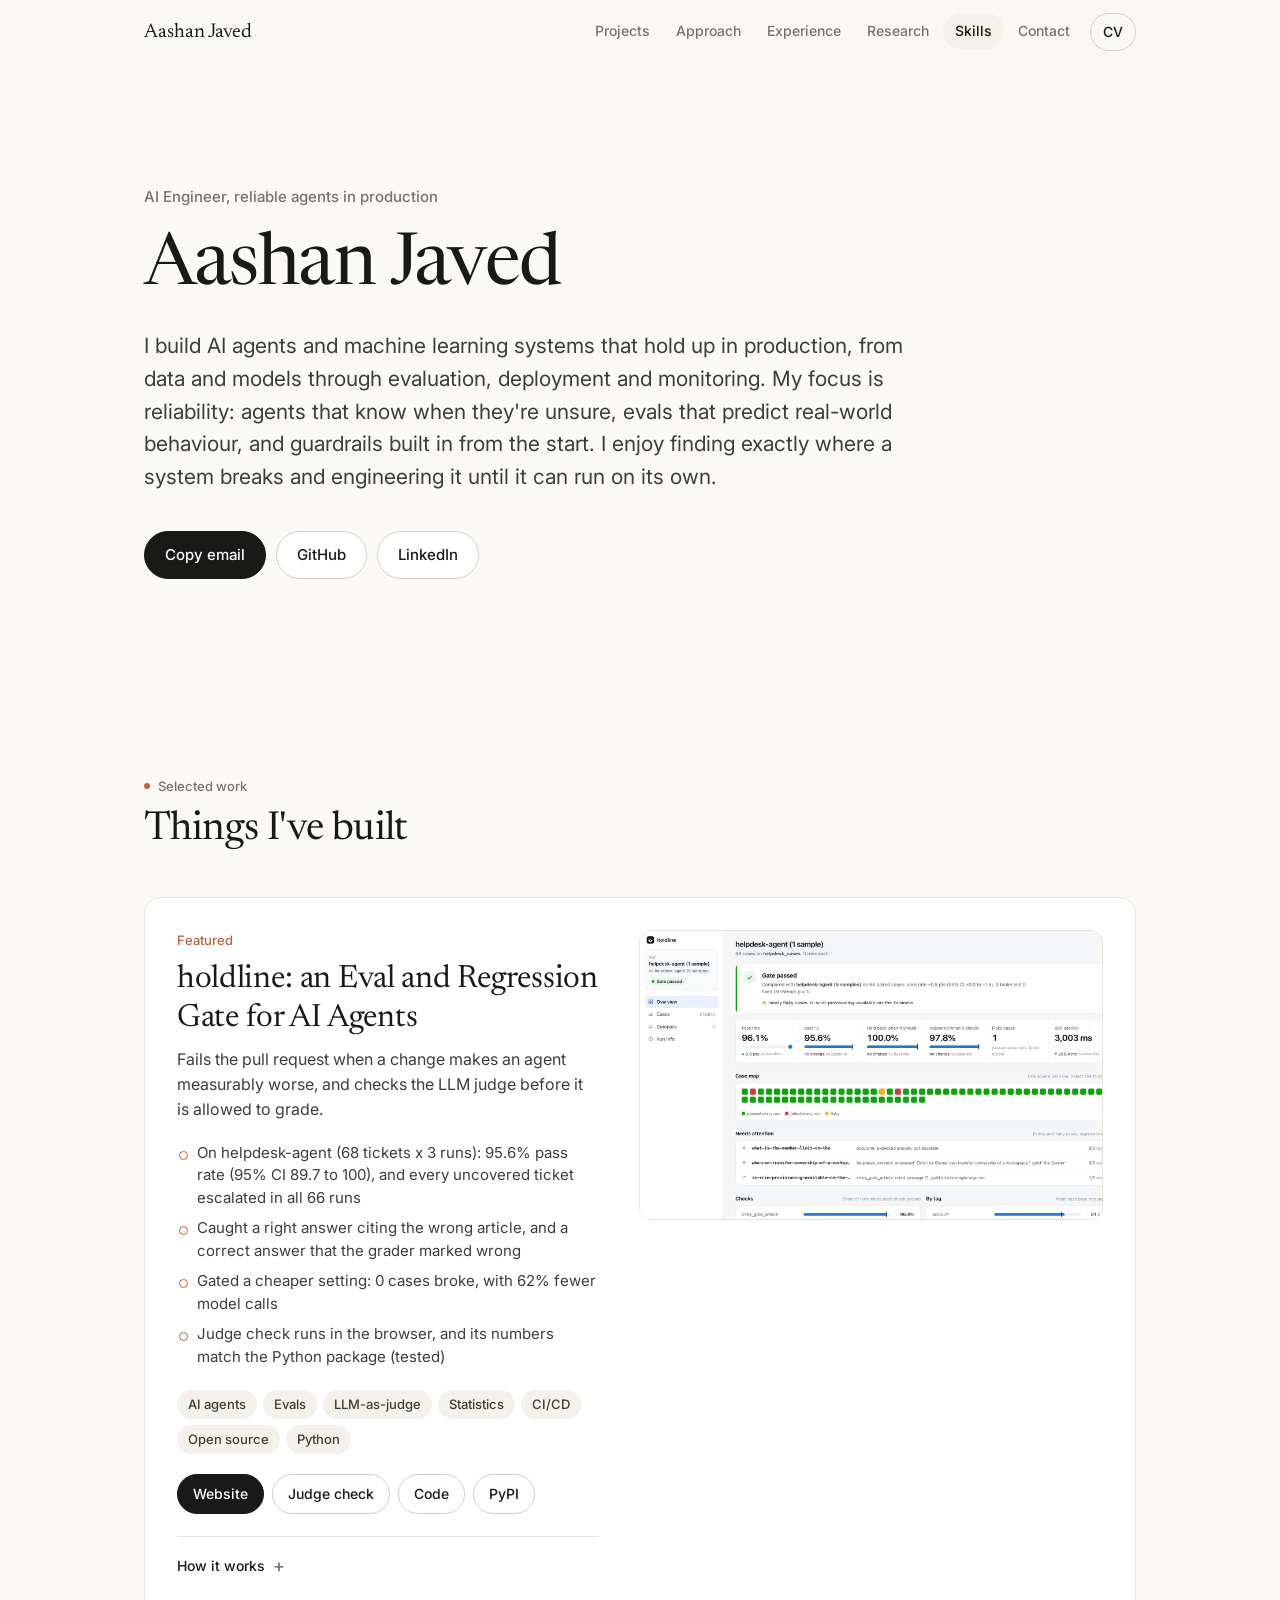
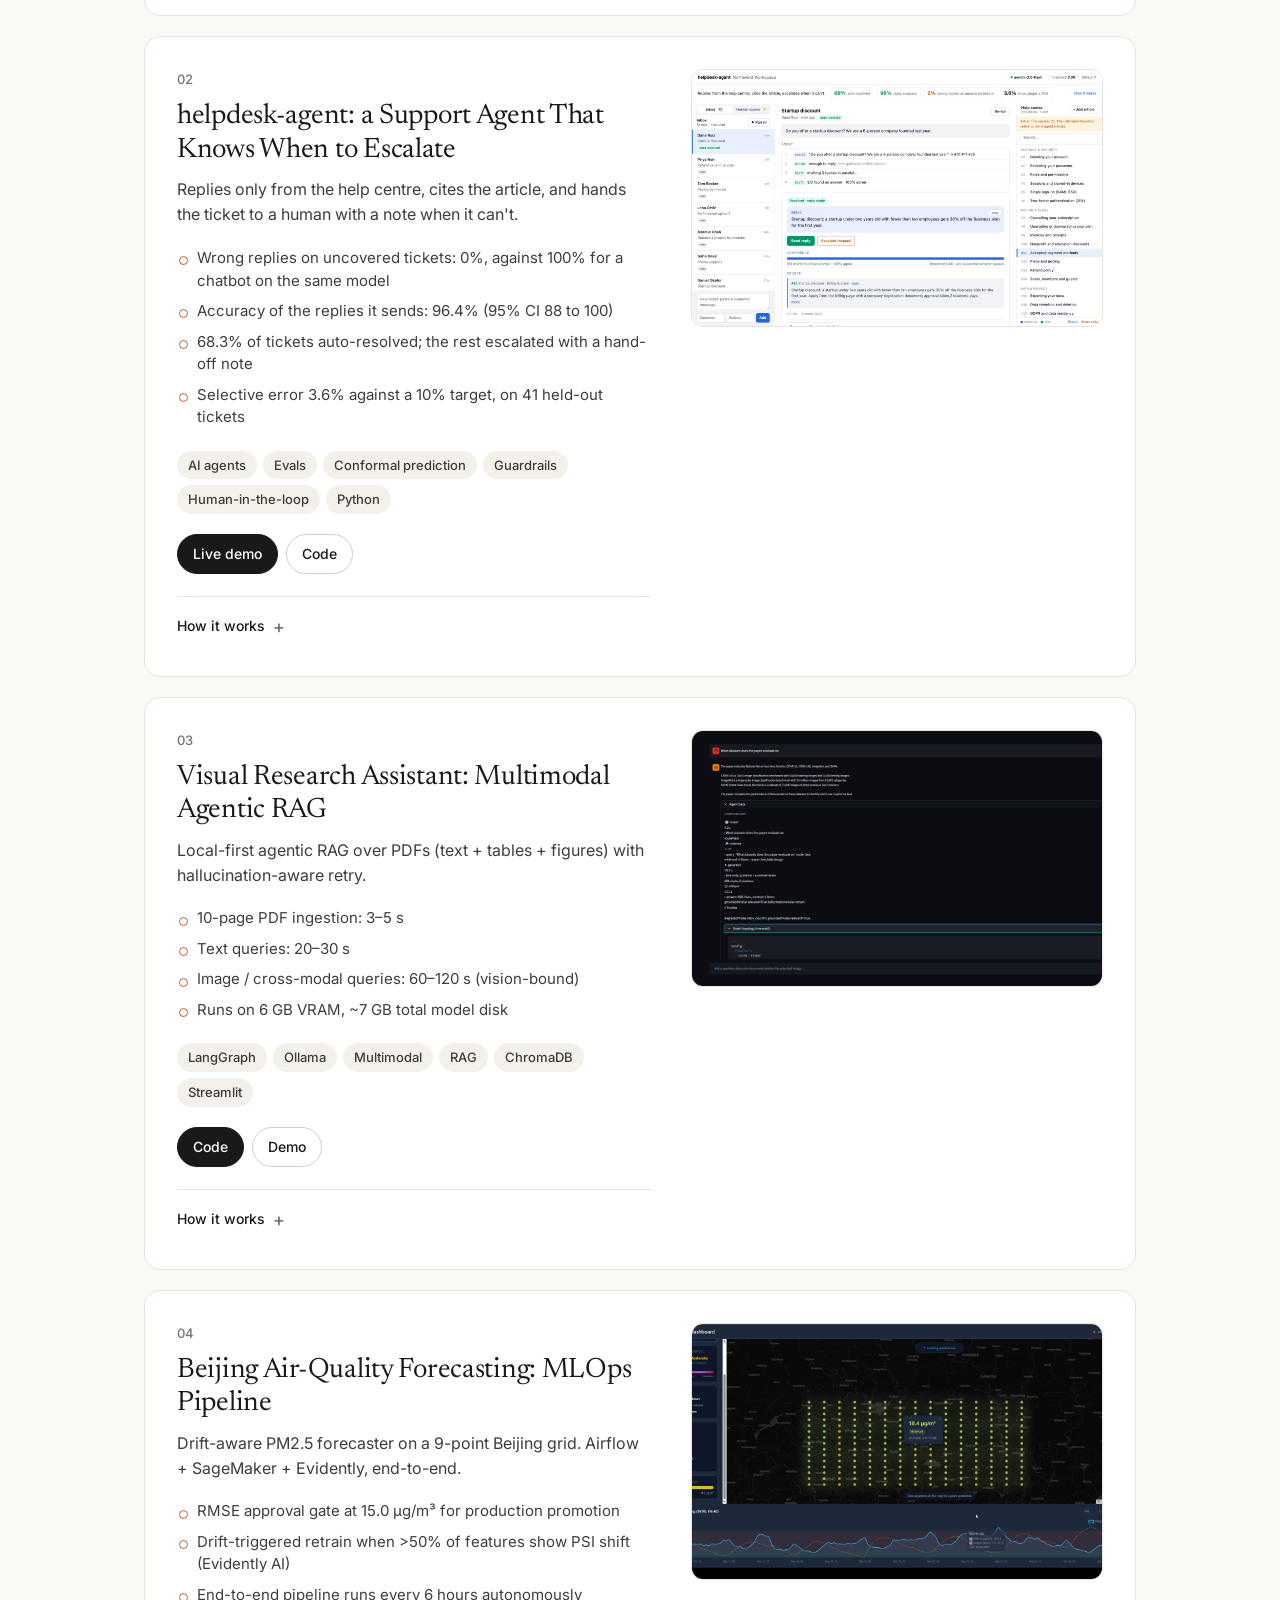
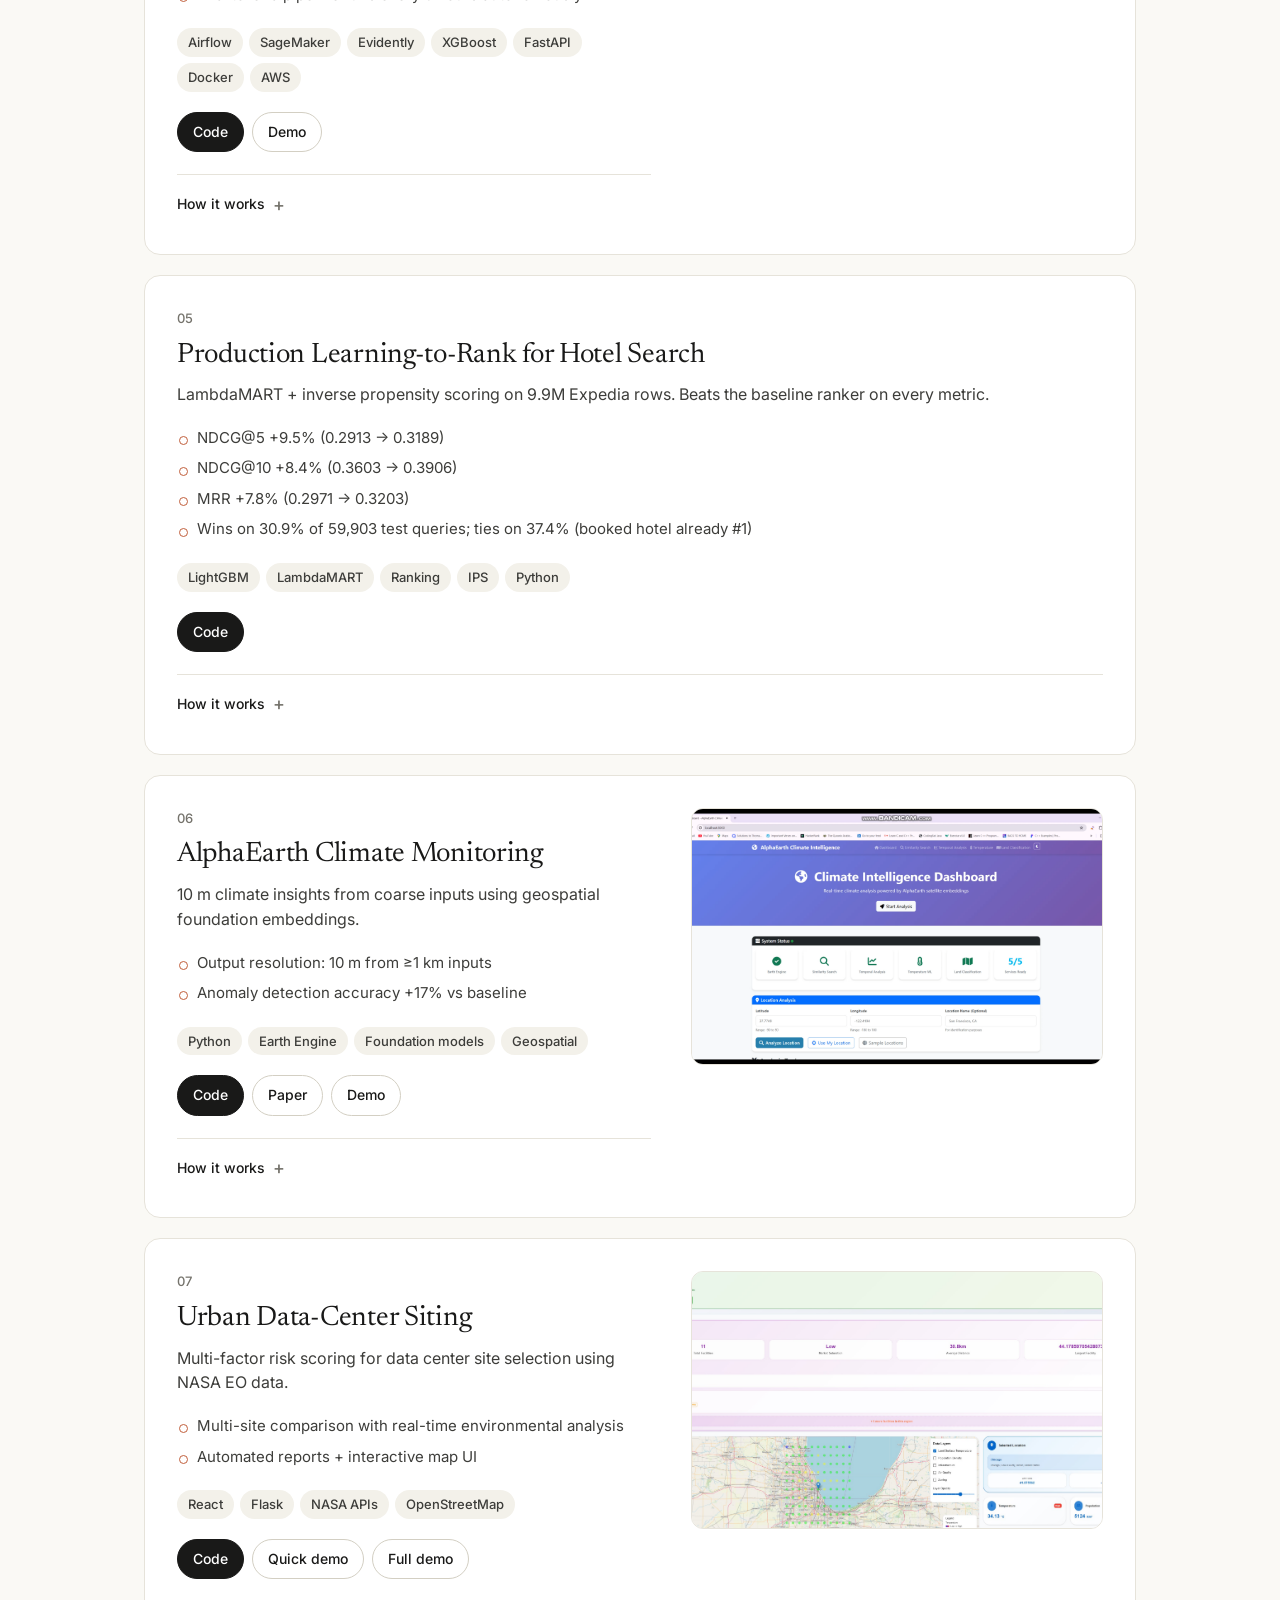
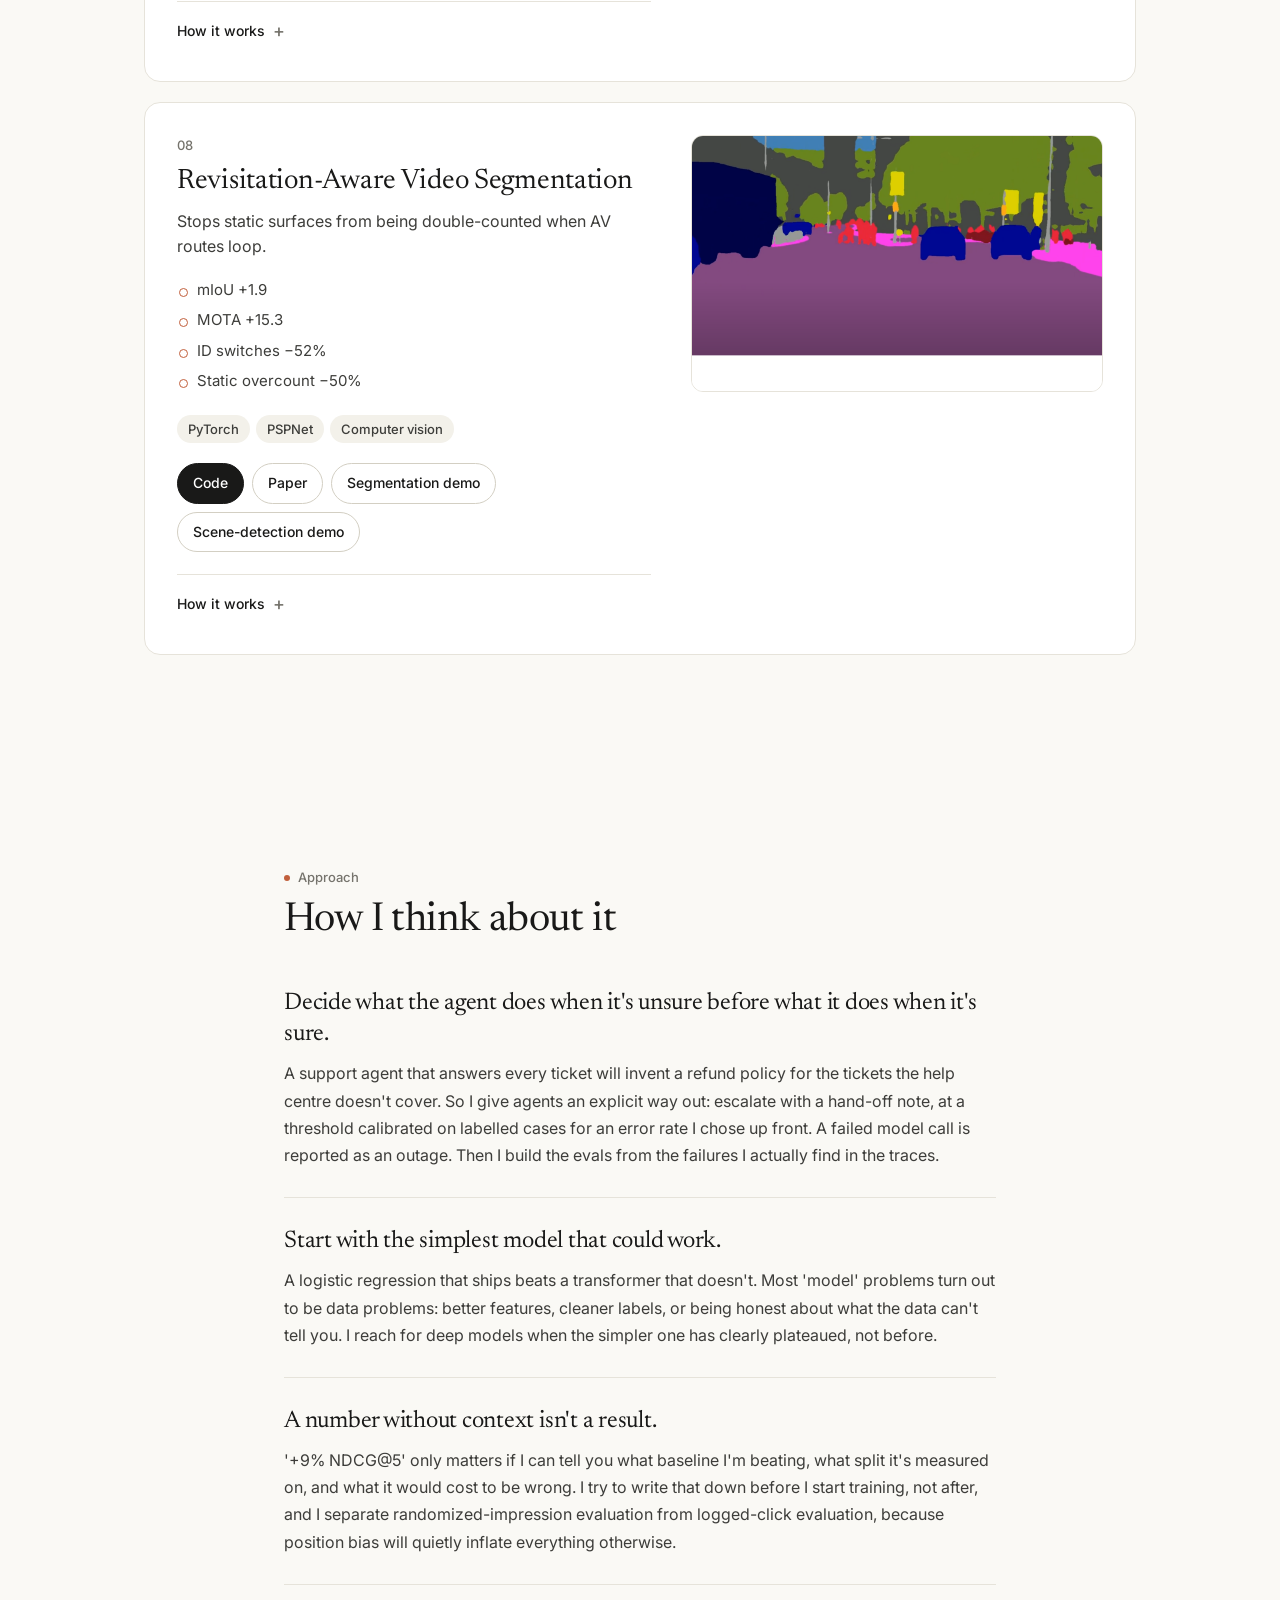
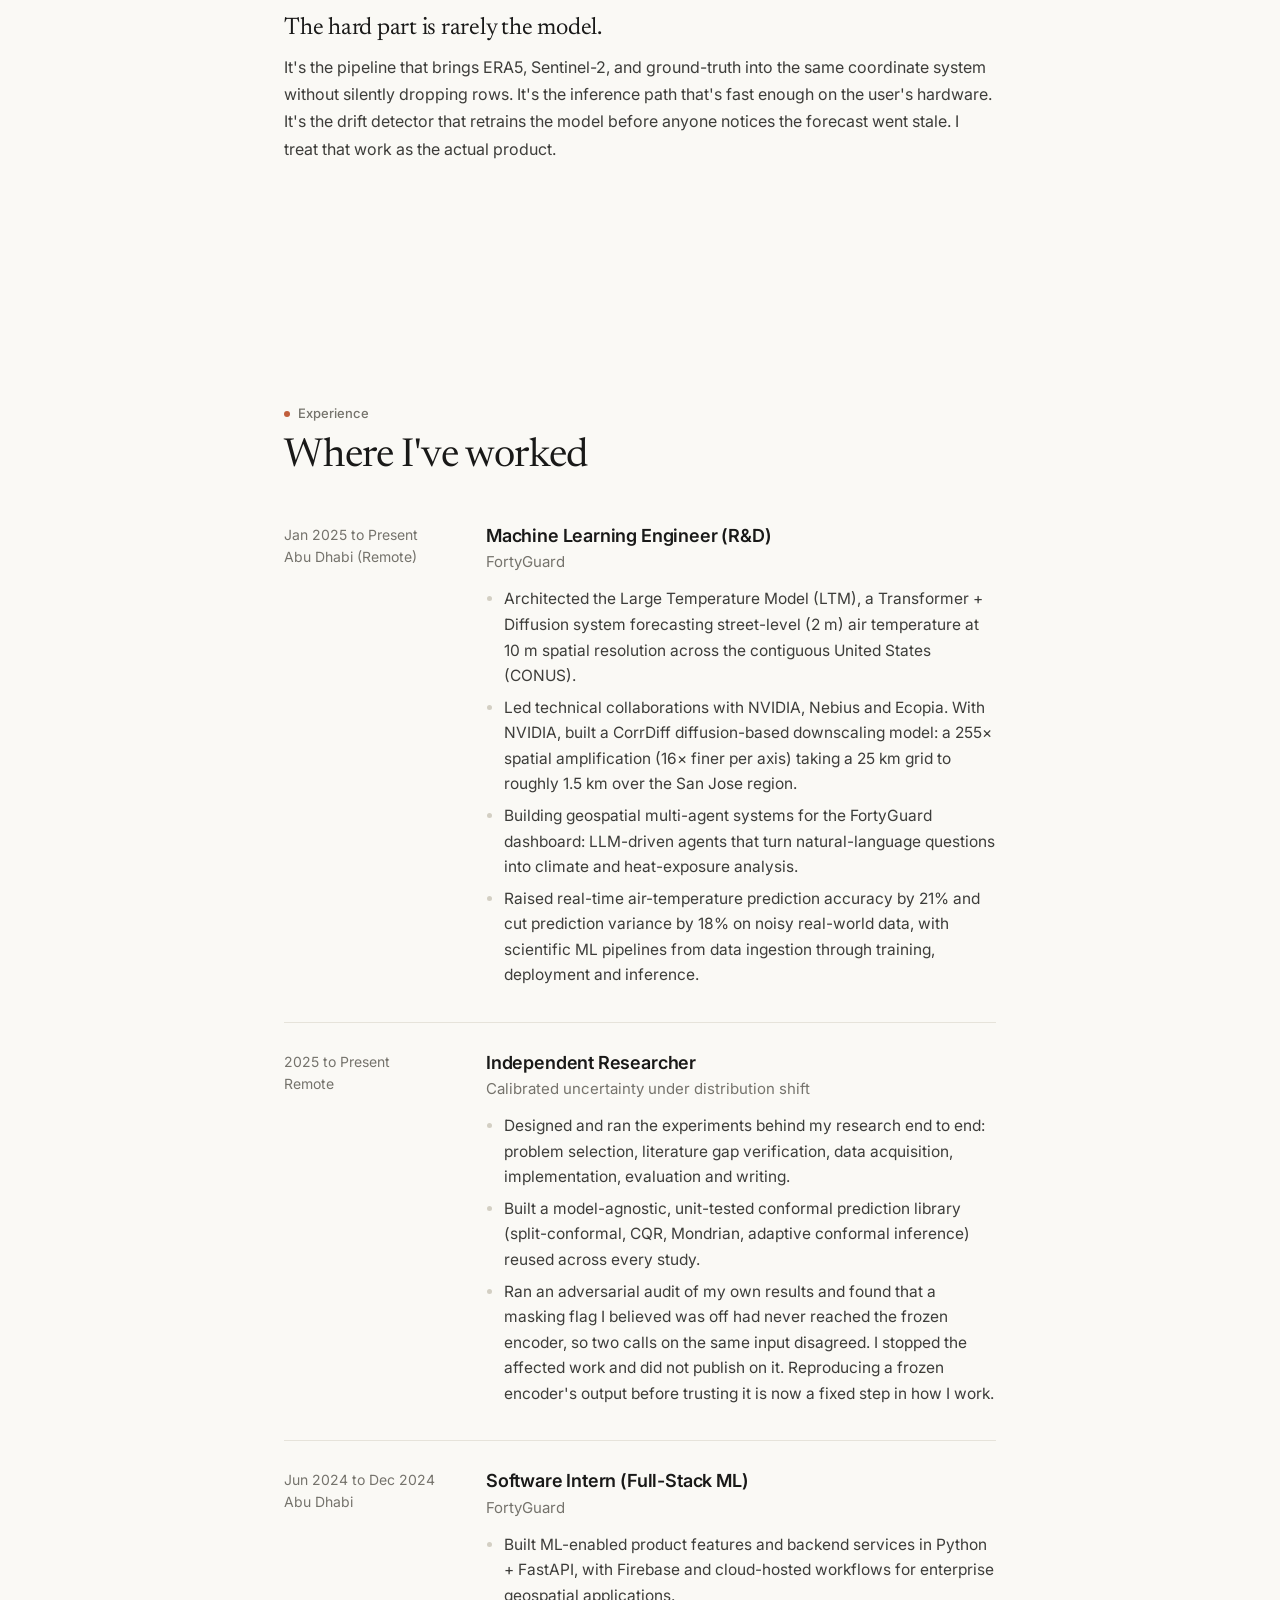
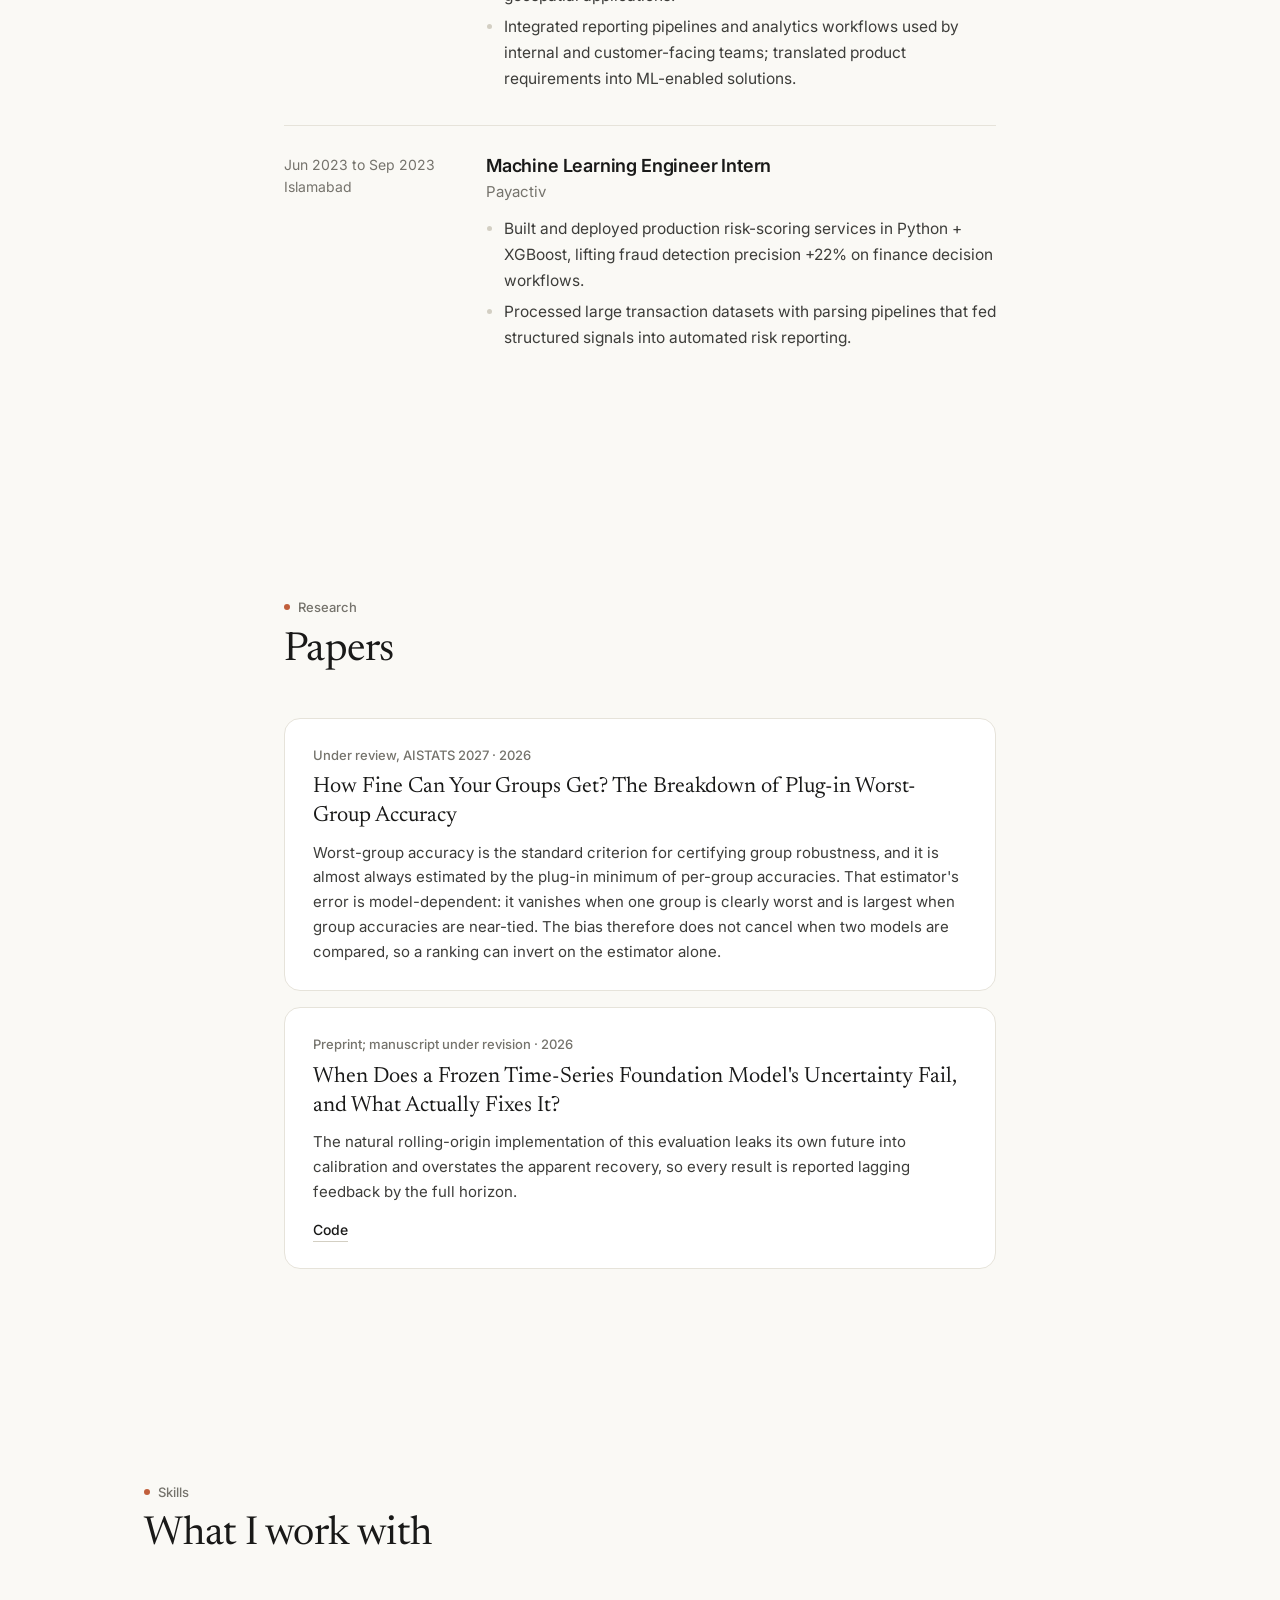
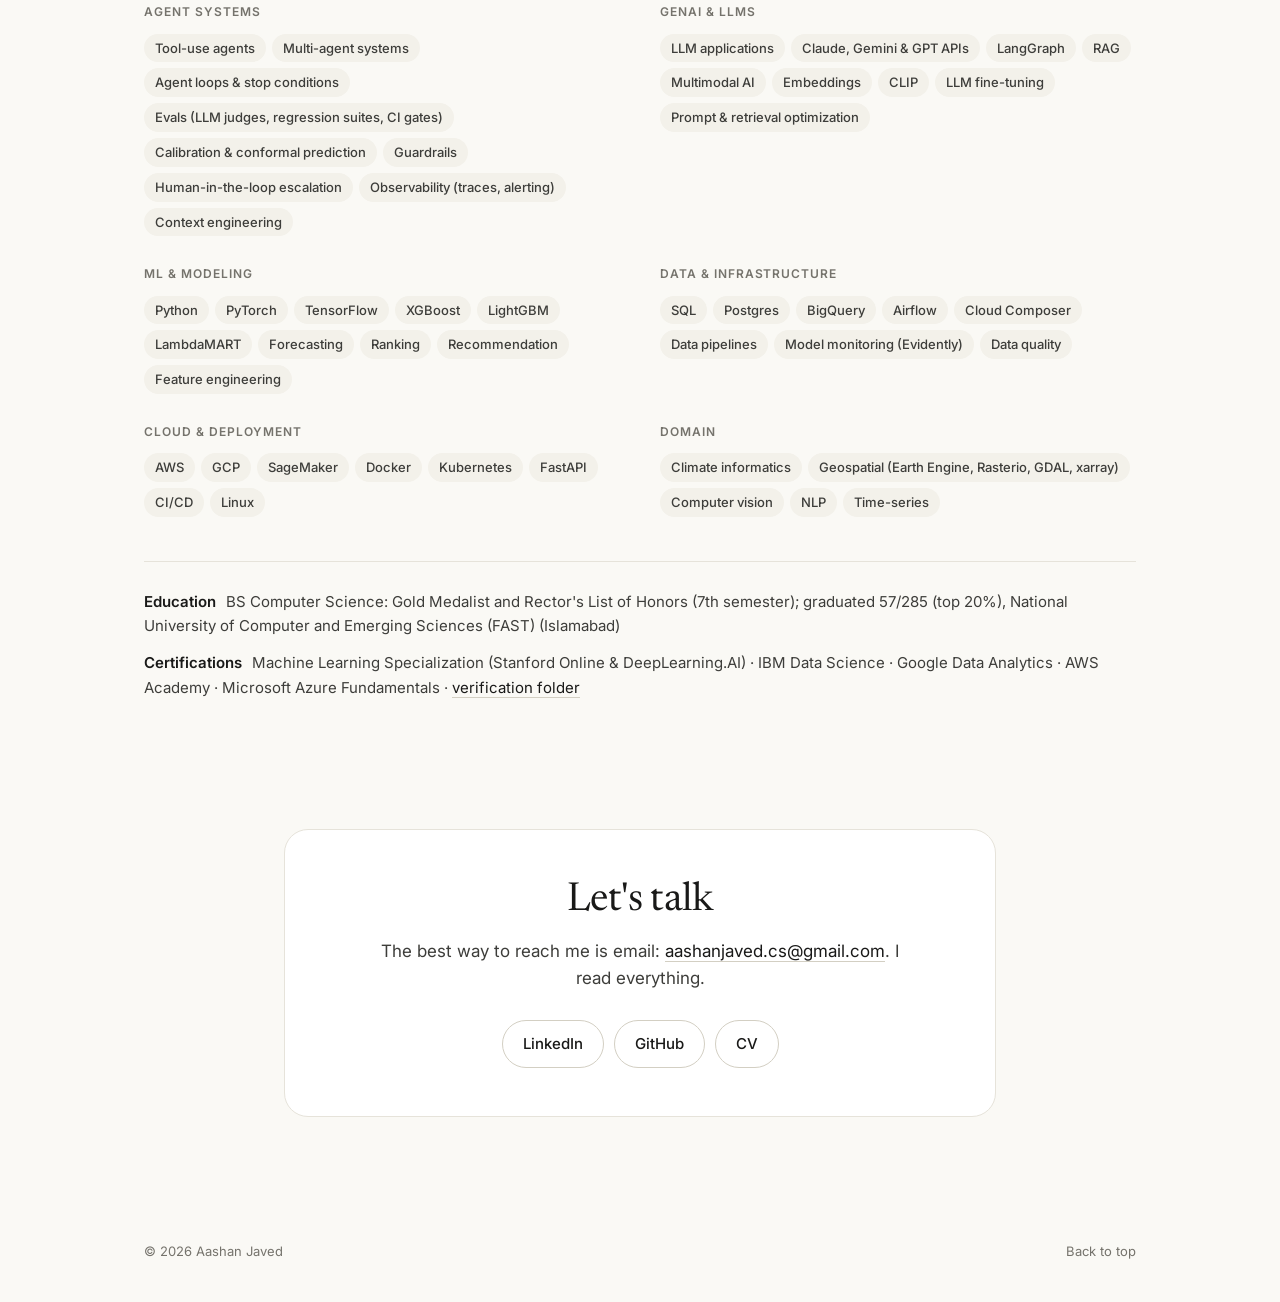
<file: index.html>
<!doctype html>
<html lang="en">
<head>
  <meta charset="utf-8"/>
  <meta name="viewport" content="width=device-width, initial-scale=1"/>
  <title>Aashan Javed, AI Engineer</title>
  <meta name="description" content="AI engineer building agents and machine learning systems that hold up in production: evals, guardrails, calibrated uncertainty and observability."/>
  <link rel="canonical" href="https://aashanjaved.com"/>
  <meta property="og:title" content="Aashan Javed, AI Engineer"/>
  <meta property="og:description" content="Reliable AI agents in production: evals, guardrails, observability."/>
  <meta property="og:type" content="website"/>
  <meta property="og:url" content="https://aashanjaved.com"/>
  <meta name="twitter:card" content="summary"/>
  <meta name="theme-color" content="#faf9f5"/>
  <meta name="color-scheme" content="light"/>
  <link rel="preconnect" href="https://fonts.googleapis.com" crossorigin>
  <link rel="preconnect" href="https://fonts.gstatic.com" crossorigin>
  <link href="https://fonts.googleapis.com/css2?family=Inter:wght@400;500;600&family=Newsreader:opsz,wght@6..72,400;6..72,500&display=swap" rel="stylesheet">
  <link rel="stylesheet" href="assets/css/style.css"/>
</head>
<body>
  <a class="skip-link" href="#home">Skip to content</a>

  <header class="header">
    <div class="container nav" role="navigation" aria-label="Primary">
      <a class="brand" href="#home">Aashan Javed</a>
      <ul>
        <li><a href="#projects" data-section="projects">Projects</a></li>
        <li><a href="#approach" data-section="approach">Approach</a></li>
        <li><a href="#experience" data-section="experience">Experience</a></li>
        <li><a href="#publications" data-section="publications">Research</a></li>
        <li><a href="#skills" data-section="skills">Skills</a></li>
        <li><a href="#contact" data-section="contact">Contact</a></li>
        <li><a class="cv" href="/cv/aashan-javed-cv.pdf">CV</a></li>
      </ul>
    </div>
  </header>

  <main id="home" class="hero-section">
    <div class="container">
      <div class="hero">
        <p class="kicker" id="heroRole"></p>
        <h1 class="name" id="heroName"></h1>
        <p class="tagline" id="heroTagline"></p>
        <div class="hero-actions">
          <a id="emailBtn" class="btn primary" href="#" role="button">Copy email</a>
          <a id="socialGithub" class="btn ghost" target="_blank" rel="noopener">GitHub</a>
          <a id="socialLinkedin" class="btn ghost" target="_blank" rel="noopener">LinkedIn</a>
        </div>
      </div>
    </div>
  </main>

  <section id="projects" class="section">
    <div class="container">
      <header>
        <p class="eyebrow">Selected work</p>
        <h2>Things I've built</h2>
      </header>
      <div id="projectList" class="project-list"></div>
    </div>
  </section>

  <section id="approach" class="section">
    <div class="container narrow">
      <header>
        <p class="eyebrow">Approach</p>
        <h2>How I think about it</h2>
      </header>
      <div id="approachList" class="approach-list"></div>
    </div>
  </section>

  <section id="experience" class="section">
    <div class="container narrow">
      <header>
        <p class="eyebrow">Experience</p>
        <h2>Where I've worked</h2>
      </header>
      <div id="timeline" class="timeline" aria-label="Career timeline"></div>
    </div>
  </section>

  <section id="publications" class="section">
    <div class="container narrow">
      <header>
        <p class="eyebrow">Research</p>
        <h2>Papers</h2>
      </header>
      <ul id="pubList" class="pub-list"></ul>
    </div>
  </section>

  <section id="skills" class="section">
    <div class="container">
      <header>
        <p class="eyebrow">Skills</p>
        <h2>What I work with</h2>
      </header>
      <div id="skillGrid" class="skill-grid"></div>
      <p class="cert-line" id="eduLine"></p>
      <p class="cert-line" id="certLine"></p>
    </div>
  </section>

  <section id="contact" class="section contact-section">
    <div class="container narrow">
      <div class="contact-card">
        <h2>Let's talk</h2>
        <p>The best way to reach me is email: <a id="emailLink" href="#"><span id="emailText"></span></a>. I read everything.</p>
        <div class="hero-actions">
          <a id="footerLinkedin" class="btn" target="_blank" rel="noopener">LinkedIn</a>
          <a id="footerGithub" class="btn" target="_blank" rel="noopener">GitHub</a>
          <a class="btn" href="/cv/aashan-javed-cv.pdf">CV</a>
        </div>
      </div>
    </div>
  </section>

  <footer>
    <div class="container muted small">
      <span>&copy; <span id="year"></span> Aashan Javed</span>
      <a href="#home">Back to top</a>
    </div>
  </footer>

  <script src="assets/js/main.js" defer></script>
  <script>
    document.getElementById("year").textContent = new Date().getFullYear();
  </script>
</body>
</html>
</file>
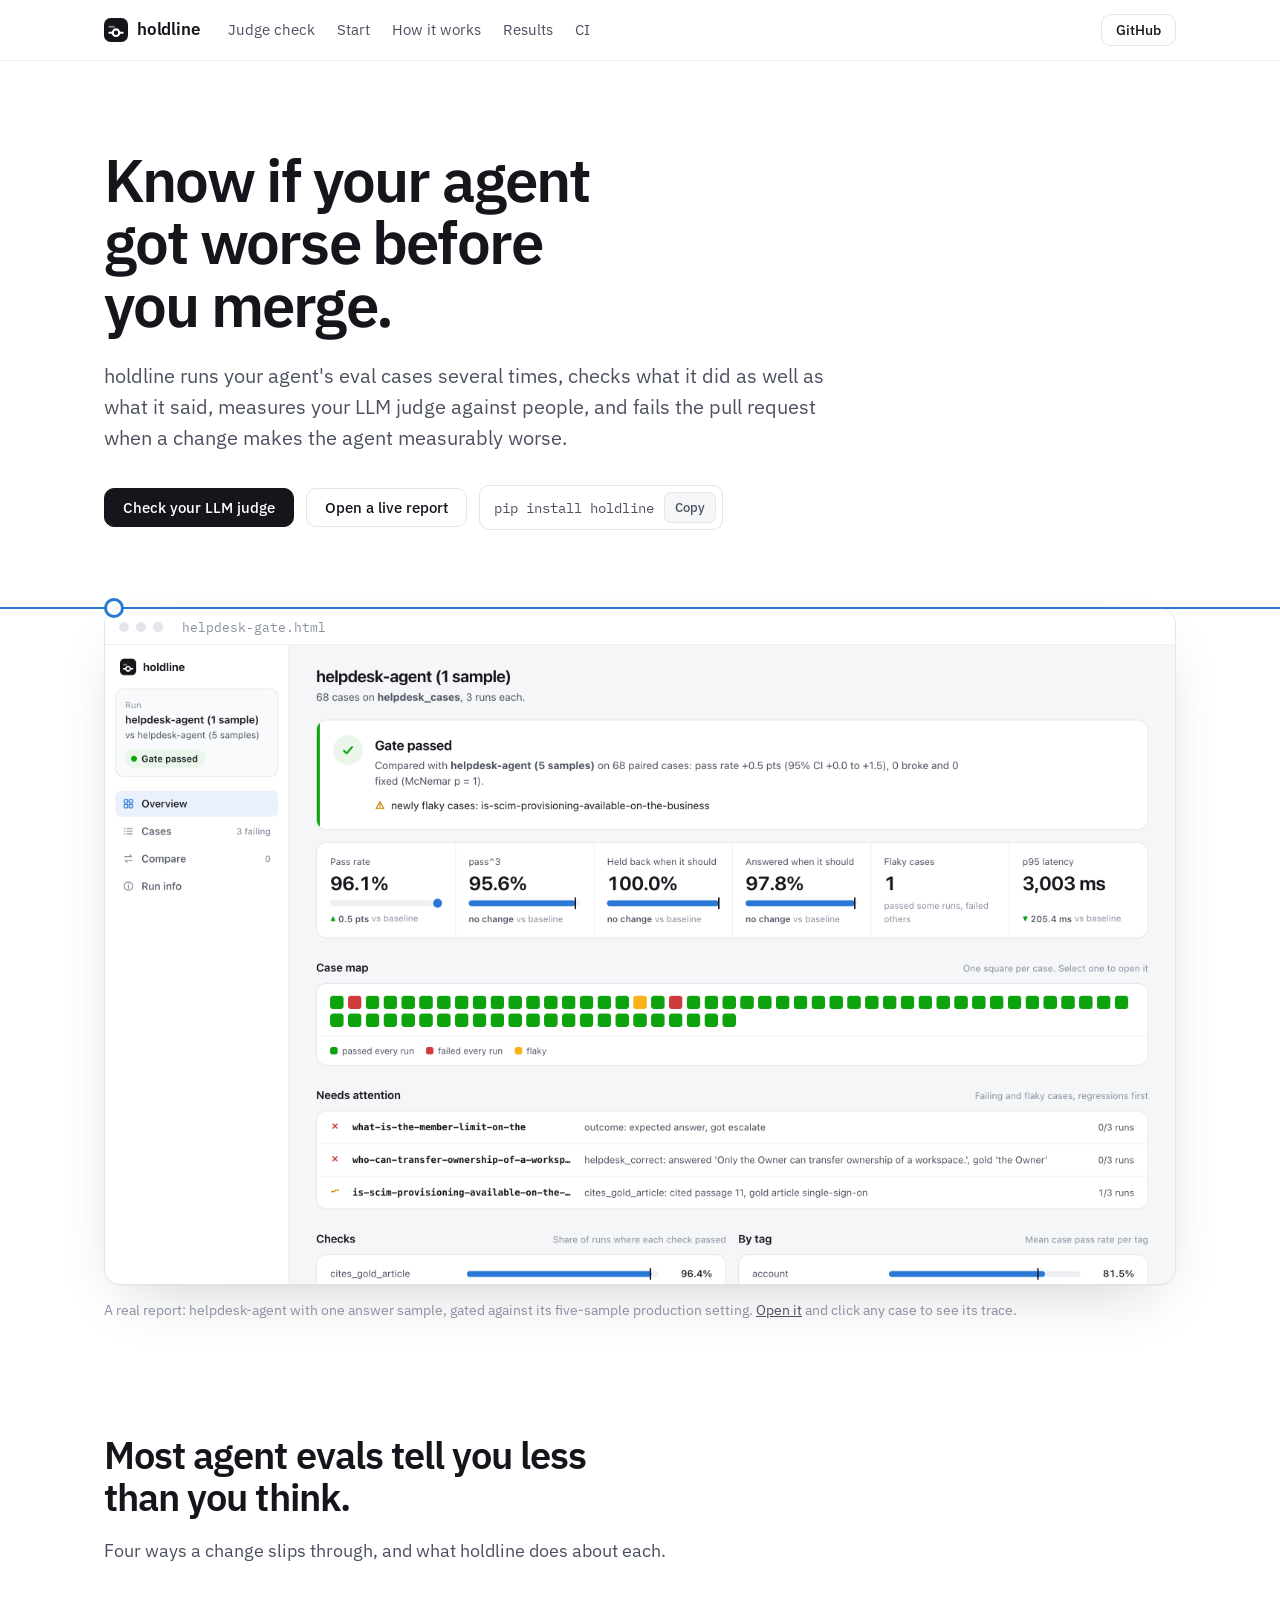
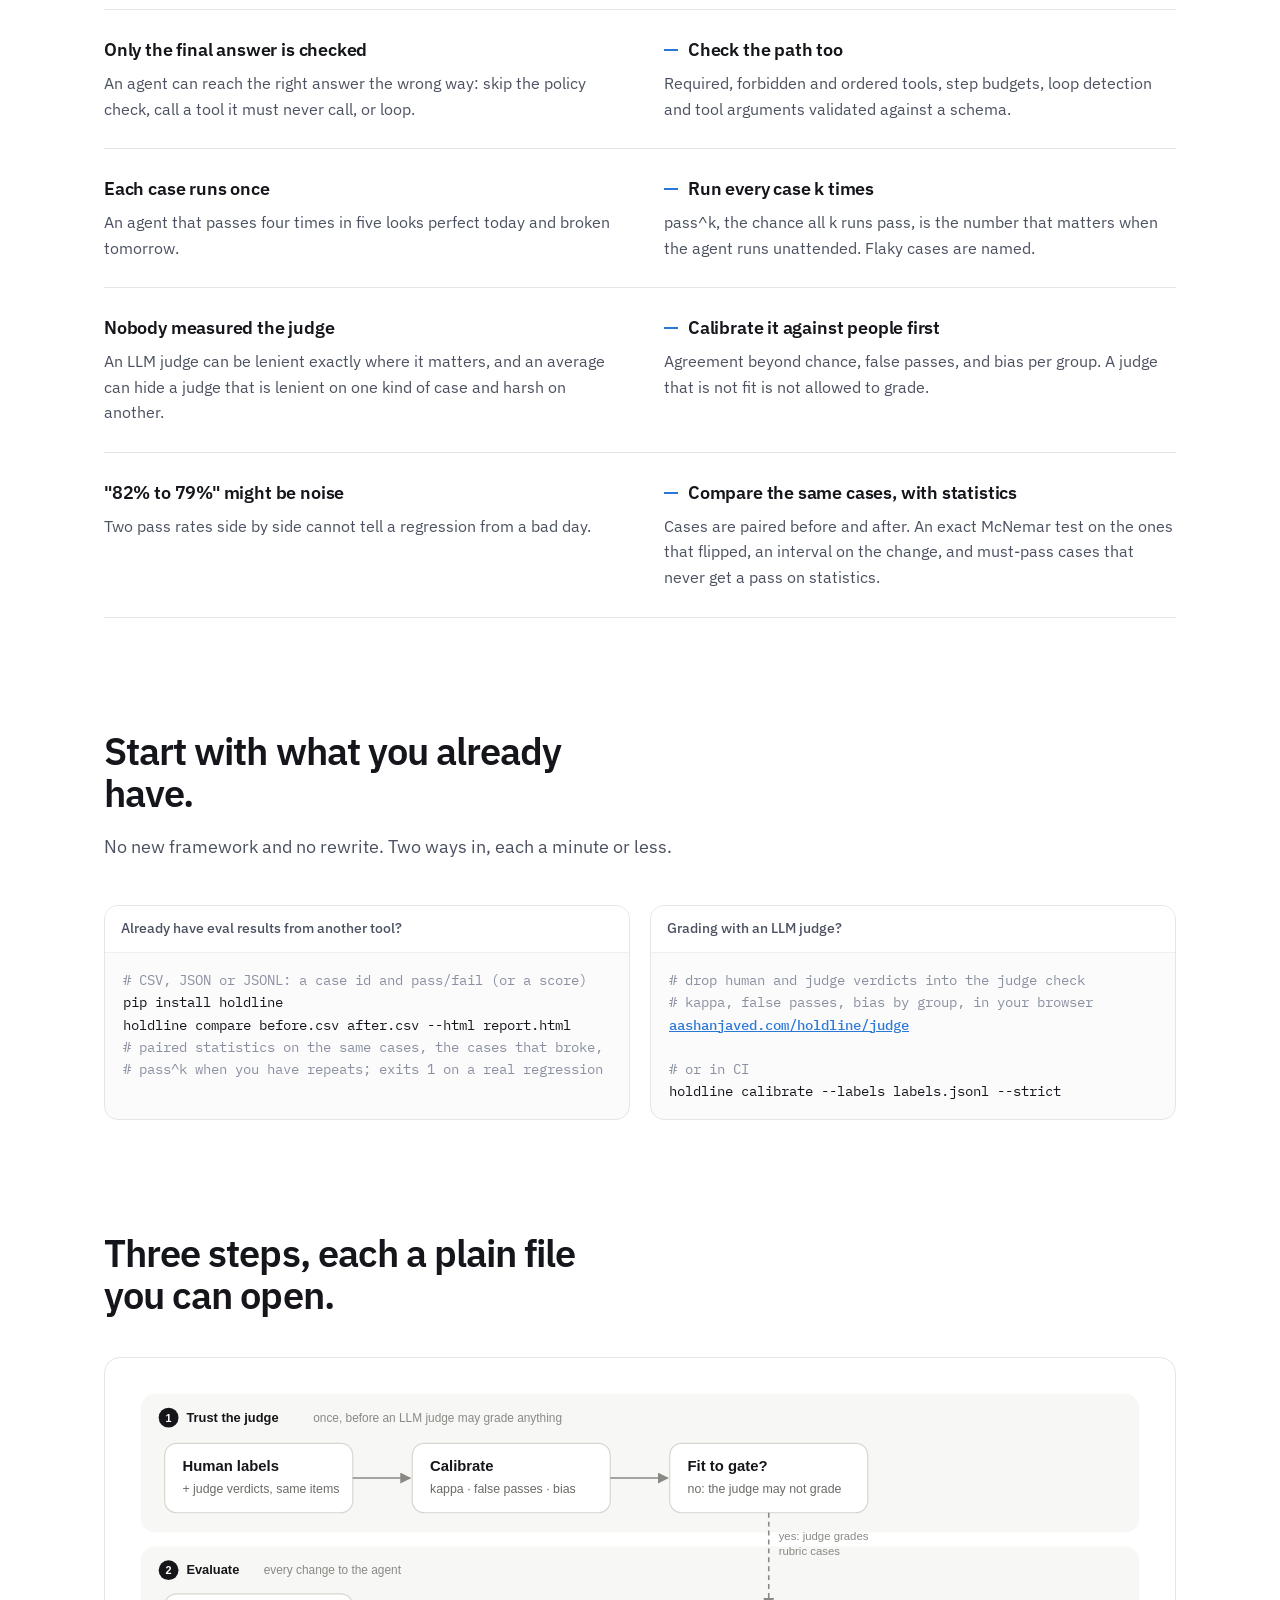
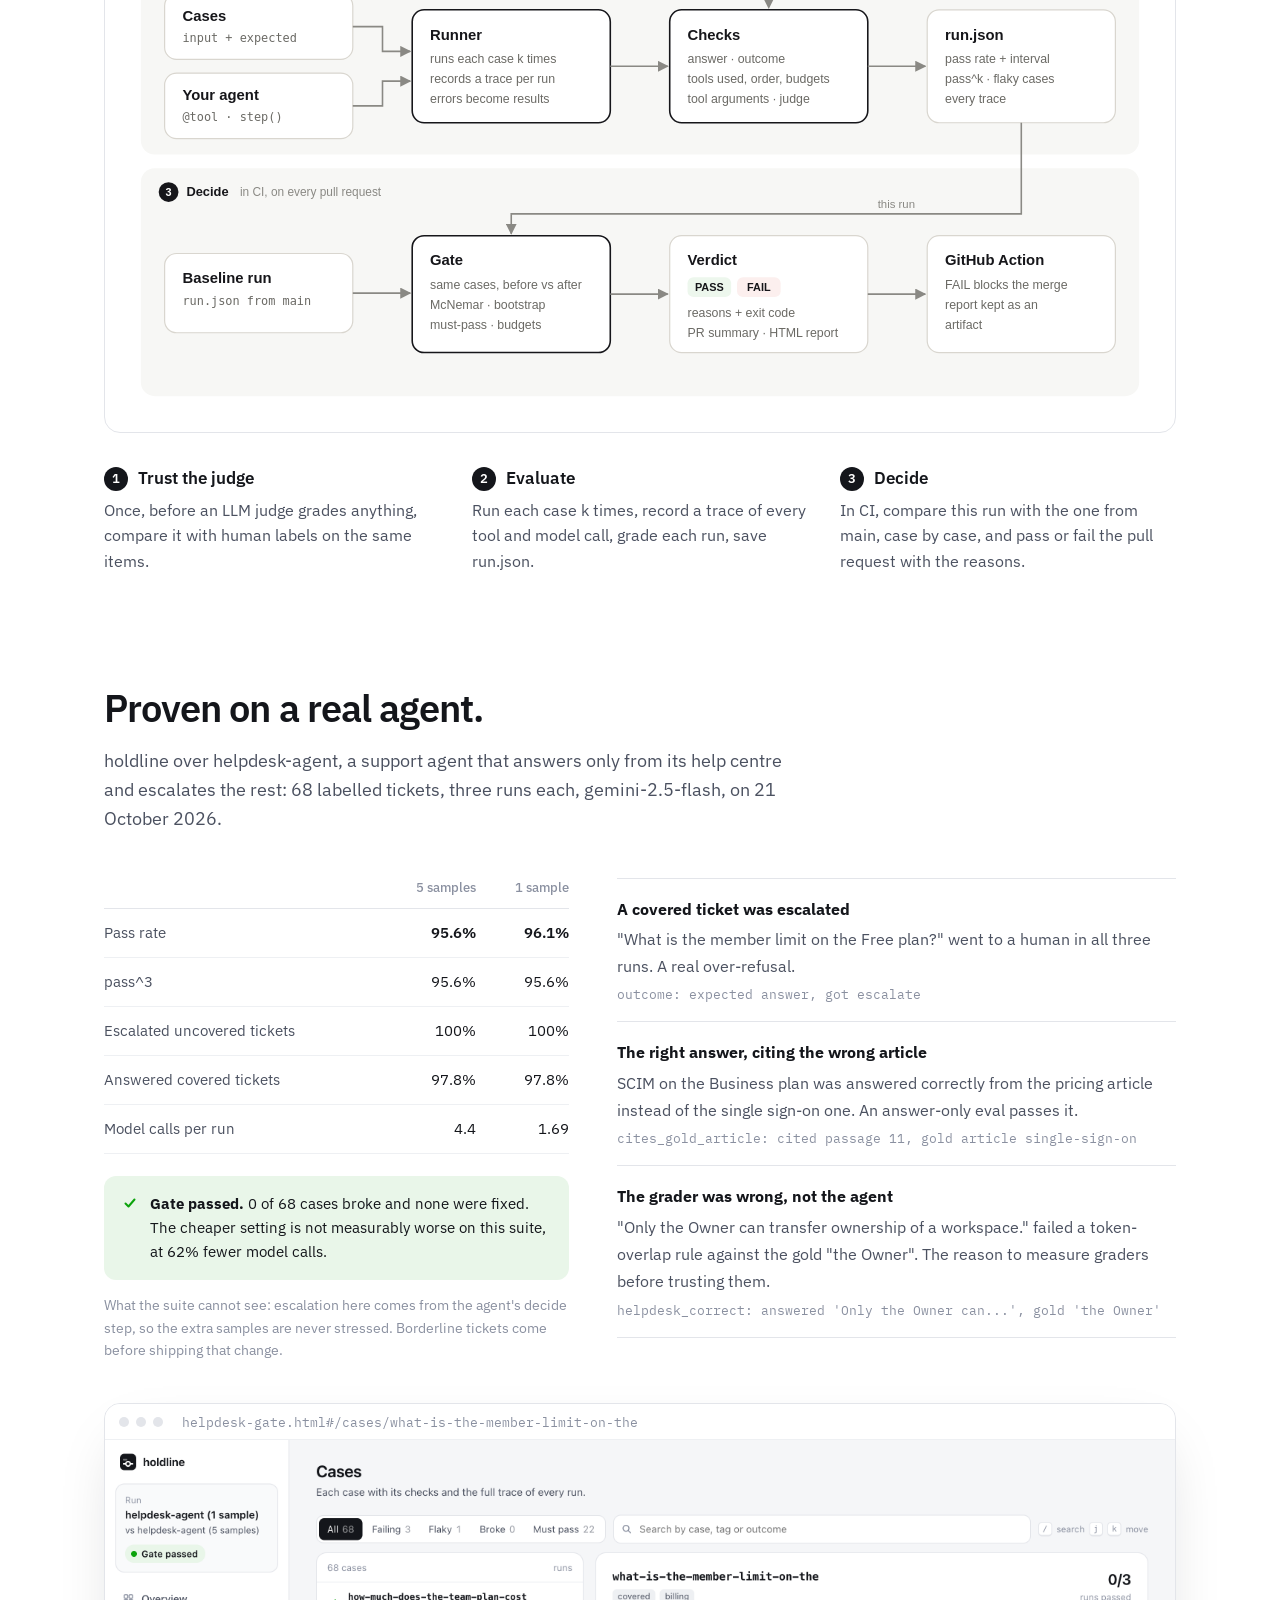
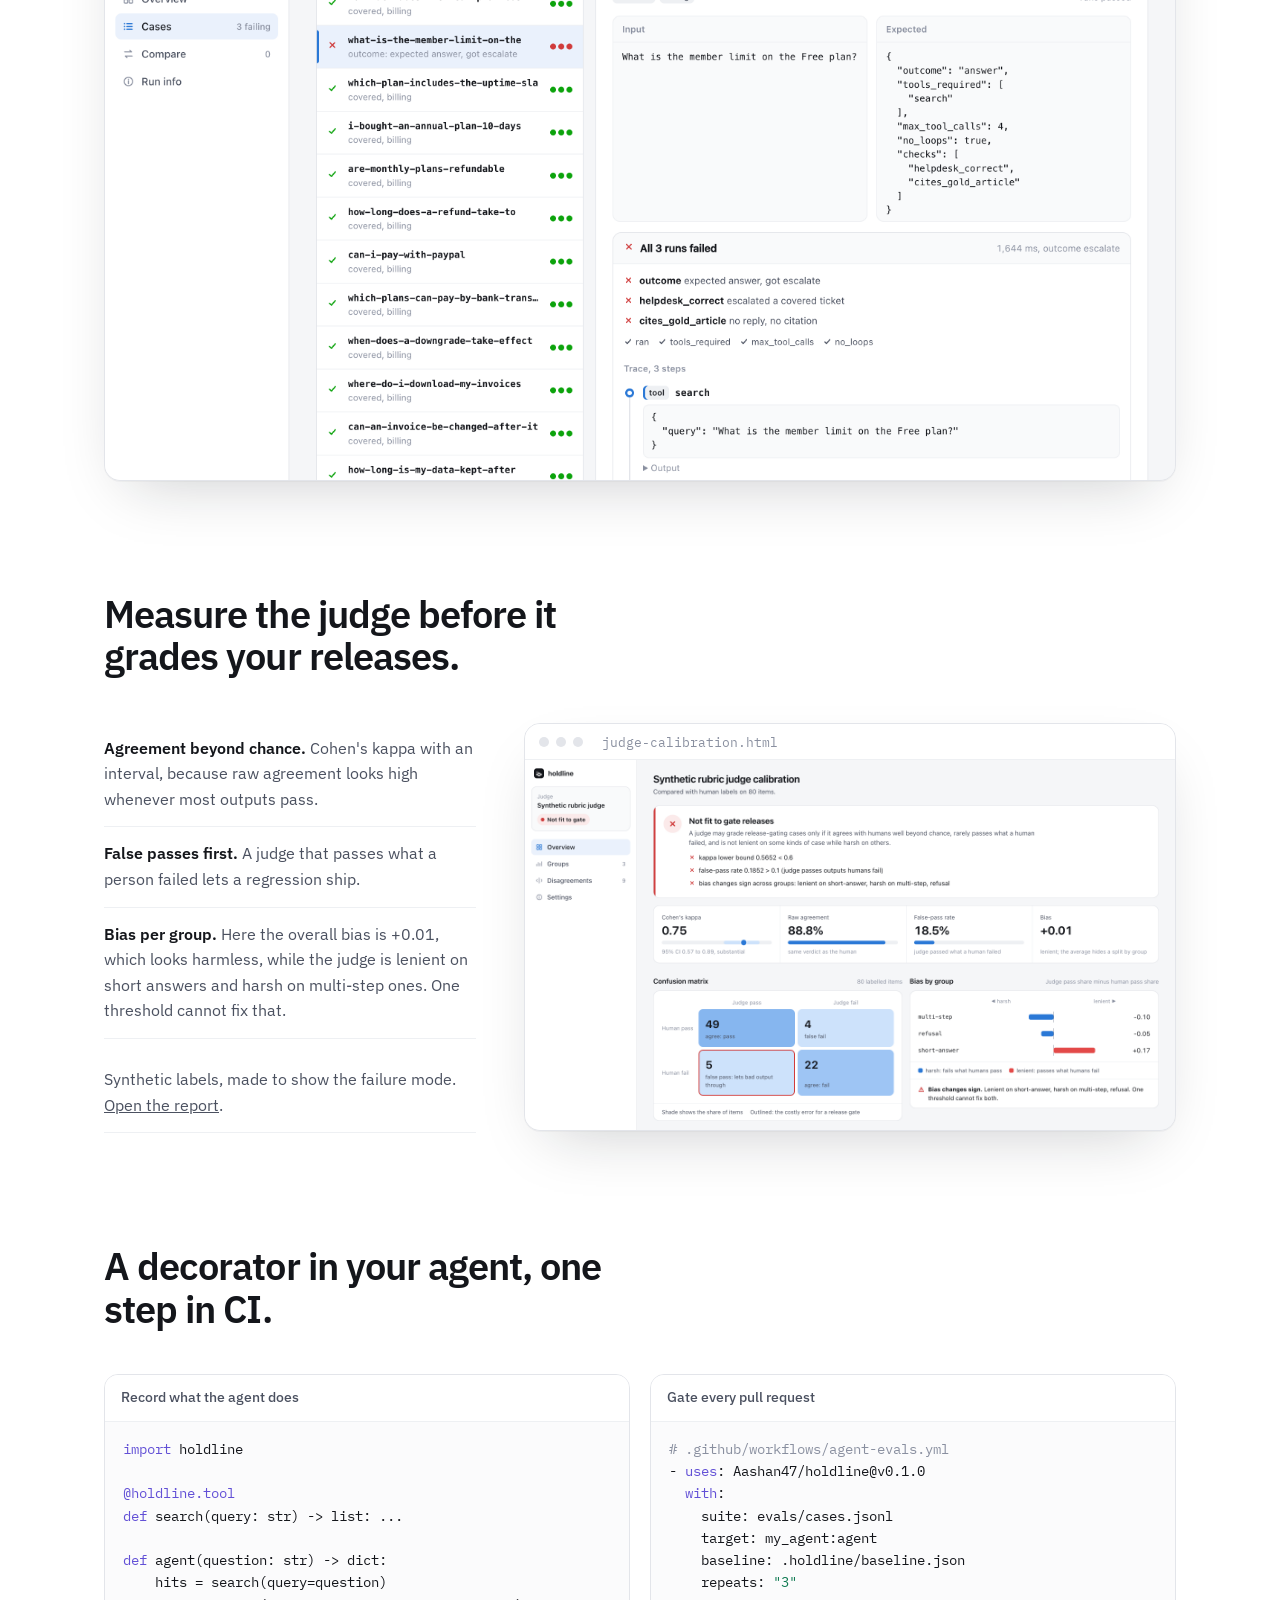
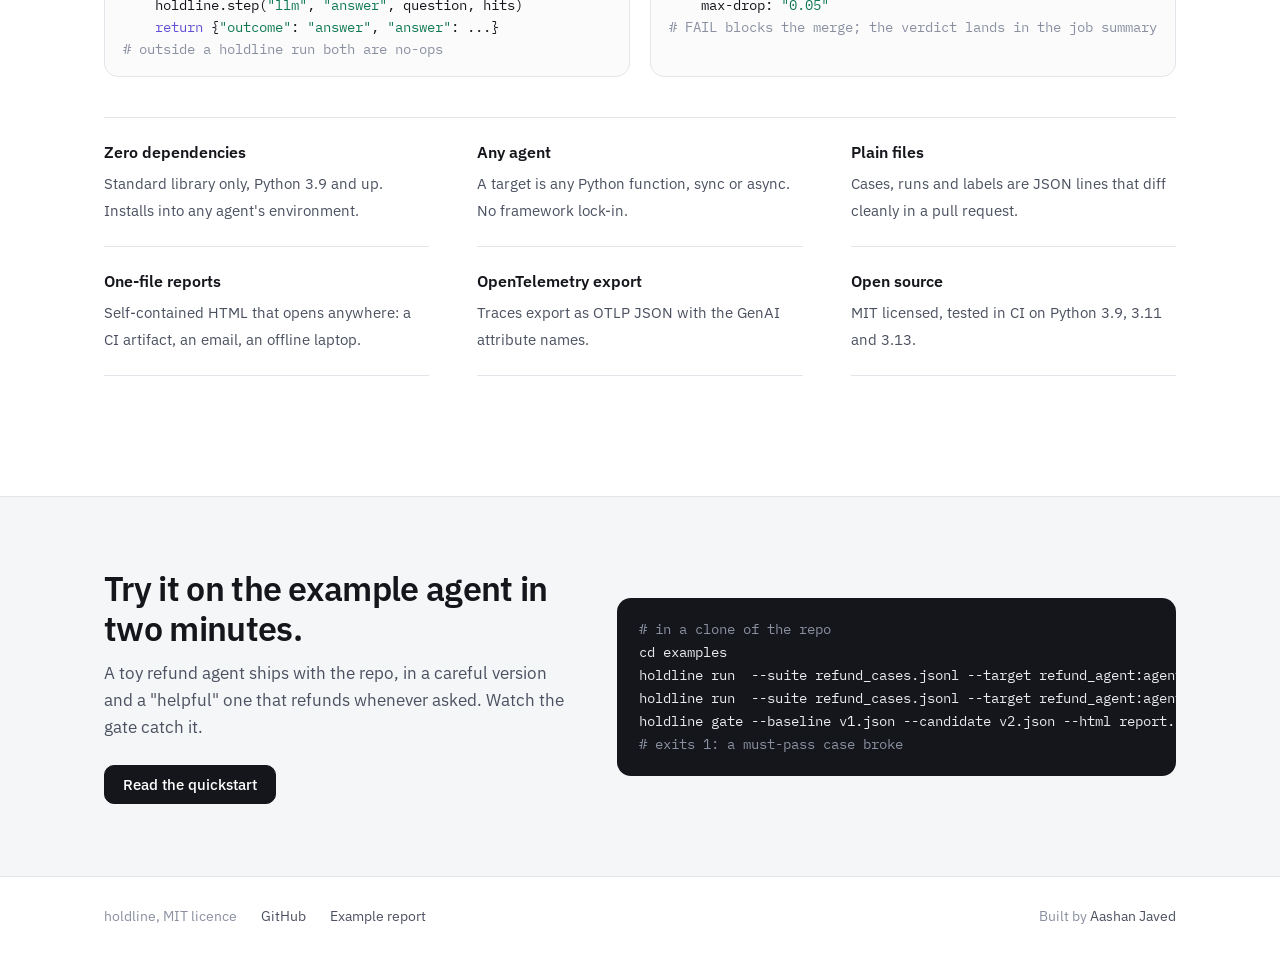
<file: holdline/index.html>
<!doctype html>
<html lang="en">
<head>
<meta charset="utf-8">
<meta name="viewport" content="width=device-width,initial-scale=1">
<title>holdline: eval and regression gate for AI agents</title>
<meta name="description" content="holdline runs your agent's eval suite several times, checks what it did as well as what it said, measures your LLM judge, and fails the pull request when a change makes the agent measurably worse.">
<meta property="og:title" content="holdline: know if your agent got worse before you merge">
<meta property="og:description" content="Trajectory checks, pass^k, judge calibration and a paired-statistics gate for AI agents. Zero dependencies.">
<meta property="og:image" content="img/report-overview.png">
<link rel="icon" href="data:image/svg+xml,%3Csvg xmlns='http://www.w3.org/2000/svg' viewBox='0 0 22 22'%3E%3Crect width='22' height='22' rx='6' fill='%2314161b'/%3E%3Cpath d='M5 13.5h12' stroke='%23fff' stroke-width='2' stroke-linecap='round'/%3E%3Ccircle cx='11' cy='13.5' r='3' fill='%2314161b' stroke='%23fff' stroke-width='2'/%3E%3C/svg%3E">
<link rel="preconnect" href="https://fonts.googleapis.com">
<link rel="preconnect" href="https://fonts.gstatic.com" crossorigin>
<link href="https://fonts.googleapis.com/css2?family=IBM+Plex+Mono:wght@400;500&family=IBM+Plex+Sans:wght@400;500;600&display=swap" rel="stylesheet">
<style>
:root{color-scheme:light;--bg:#f5f6f8;--surface:#fff;--line:#e3e5ea;--line-2:#eef0f3;--ink:#14161b;--ink-2:#4b5160;--ink-3:#8a90a0;
--accent:#2a78d6;--accent-soft:#eaf1fc;--good:#0ca30c;--bad:#d03b3b;--warn:#fab219;
--sans:"IBM Plex Sans",-apple-system,BlinkMacSystemFont,"Segoe UI",system-ui,sans-serif;
--mono:"IBM Plex Mono",ui-monospace,SFMono-Regular,Menlo,monospace;--w:1120px}
*{box-sizing:border-box}
html{scroll-behavior:smooth}
body{margin:0;background:var(--surface);color:var(--ink);font:17px/1.6 var(--sans);-webkit-font-smoothing:antialiased}
a{color:inherit}
:focus-visible{outline:2px solid var(--accent);outline-offset:3px;border-radius:6px}
.wrap{max-width:var(--w);margin:0 auto;padding:0 24px}
main{overflow-x:hidden;overflow-x:clip}
code,pre{font-family:var(--mono)}

/* nav */
header{position:sticky;top:0;z-index:10;background:rgba(255,255,255,.88);backdrop-filter:blur(10px);-webkit-backdrop-filter:blur(10px);border-bottom:1px solid var(--line-2)}
header .wrap{height:60px;display:flex;align-items:center;gap:28px}
.logo{display:flex;align-items:center;gap:9px;font-weight:600;font-size:17px;text-decoration:none;letter-spacing:-.01em}
header nav{display:flex;gap:22px;font-size:15px;color:var(--ink-2)}
header nav a{text-decoration:none}
header nav a:hover{color:var(--ink)}
header .sp{flex:1}
.btn{display:inline-flex;align-items:center;gap:8px;font:500 15px/1 var(--sans);text-decoration:none;padding:11px 18px;border-radius:10px;border:1px solid var(--ink);background:var(--ink);color:#fff}
.btn:hover{background:#2a2d35}
.btn.ghost{background:var(--surface);color:var(--ink);border-color:var(--line)}
.btn.ghost:hover{border-color:var(--ink-3)}
.btn.sm{padding:8px 14px;font-size:14px}

/* hero */
.hero{padding-top:88px;position:relative}
.hero h1{font-size:60px;line-height:1.04;letter-spacing:-.03em;font-weight:600;margin:0;max-width:15ch}
.hero .lede{font-size:20px;line-height:1.55;color:var(--ink-2);max-width:60ch;margin:24px 0 0}
.cta{display:flex;gap:12px;flex-wrap:wrap;margin-top:32px;align-items:center}
.install{display:flex;align-items:center;gap:10px;border:1px solid var(--line);border-radius:10px;padding:6px 6px 6px 14px;font:14px var(--mono);color:var(--ink-2);background:var(--surface)}
.install button{font:500 13px var(--sans);border:1px solid var(--line);background:var(--bg);color:var(--ink-2);border-radius:7px;padding:6px 10px;cursor:pointer}
.install button:hover{color:var(--ink)}
.holdline{position:relative;height:28px;margin:64px 0 0}
.holdline:before{content:"";position:absolute;left:-100vw;right:-100vw;top:13px;height:2px;background:var(--accent)}
.holdline i{position:absolute;left:0;top:4px;width:20px;height:20px;border-radius:50%;background:var(--surface);border:3px solid var(--accent)}
.shot{margin:-14px 0 0;border:1px solid var(--line);border-radius:16px;overflow:hidden;background:var(--bg);
box-shadow:0 1px 0 rgba(20,22,27,.03),0 24px 60px -24px rgba(20,22,27,.22)}
.shot .bar{height:36px;display:flex;align-items:center;gap:7px;padding:0 14px;background:var(--surface);border-bottom:1px solid var(--line-2)}
.shot .bar i{width:10px;height:10px;border-radius:50%;background:var(--line)}
.shot .bar span{margin-left:12px;font:12.5px var(--mono);color:var(--ink-3)}
.shot img{display:block;width:100%;height:auto}
.caption{font-size:14px;color:var(--ink-3);margin:14px 0 0}
.caption a{color:var(--ink-2)}

/* sections */
section.s{padding-top:112px}
.s h2{font-size:38px;line-height:1.12;letter-spacing:-.025em;font-weight:600;margin:0;max-width:22ch}
.s .intro{font-size:18px;color:var(--ink-2);max-width:62ch;margin:18px 0 0}
.pairs{margin-top:44px;border-top:1px solid var(--line)}
.pair{display:grid;grid-template-columns:minmax(0,1fr) minmax(0,1fr);gap:48px;padding:26px 0;border-bottom:1px solid var(--line)}
.pair h3{font-size:18px;font-weight:600;margin:0 0 6px;letter-spacing:-.01em}
.pair p{margin:0;color:var(--ink-2);font-size:16px}
.pair .fix h3{color:var(--ink)}
.pair .fix h3:before{content:"";display:inline-block;width:14px;height:2px;background:var(--accent);vertical-align:middle;margin:-3px 10px 0 0}
.diagram{margin-top:40px;border:1px solid var(--line);border-radius:16px;padding:20px;background:var(--surface)}
.diagram img{display:block;width:100%;height:auto}
.steps{display:grid;grid-template-columns:repeat(3,1fr);gap:32px;margin-top:32px}
.steps h3{font-size:17px;margin:0 0 6px;font-weight:600}
.steps h3 span{display:inline-grid;place-items:center;width:24px;height:24px;border-radius:50%;background:var(--ink);color:#fff;font-size:13px;margin-right:10px;vertical-align:1px}
.steps p{margin:0;color:var(--ink-2);font-size:16px}

/* results */
.results{display:grid;grid-template-columns:minmax(0,5fr) minmax(0,6fr);gap:48px;margin-top:44px;align-items:start}
table.nums{width:100%;border-collapse:collapse;font-size:15px}
.nums th{text-align:right;font-weight:500;color:var(--ink-3);font-size:13px;padding:0 0 10px 12px;border-bottom:1px solid var(--line)}
.nums th:first-child{text-align:left;padding-left:0}
.nums td{padding:12px 0 12px 12px;border-bottom:1px solid var(--line-2);text-align:right;font-variant-numeric:tabular-nums}
.nums td:first-child{text-align:left;padding-left:0;color:var(--ink-2)}
.nums td b{font-weight:600}
.verdict{display:flex;gap:12px;align-items:flex-start;margin-top:22px;padding:16px 18px;border-radius:12px;background:#e9f6e9}
.verdict svg{flex:none;margin-top:3px;color:var(--good)}
.verdict p{margin:0;font-size:15px;color:var(--ink)}
.small{font-size:14px;color:var(--ink-3);margin-top:14px}
.finds{list-style:none;margin:0;padding:0;border-top:1px solid var(--line)}
.finds li{padding:18px 0;border-bottom:1px solid var(--line)}
.finds b{display:block;font-size:16px;margin-bottom:4px}
.finds span{color:var(--ink-2);font-size:15.5px}
.finds em{font-style:normal;font:13px var(--mono);color:var(--ink-3);display:block;margin-top:6px}
.shot.sm{margin-top:28px}

/* judge */
.judge{display:grid;grid-template-columns:minmax(0,4fr) minmax(0,7fr);gap:48px;margin-top:44px;align-items:center}
.judge ul{margin:0;padding:0;list-style:none}
.judge li{padding:14px 0;border-bottom:1px solid var(--line-2);font-size:16px;color:var(--ink-2)}
.judge li b{color:var(--ink);font-weight:600}

/* code */
.code{display:grid;grid-template-columns:1fr 1fr;gap:20px;margin-top:44px}
.code figure{margin:0;border:1px solid var(--line);border-radius:14px;overflow:hidden;background:#fbfbfc}
.code figcaption{font-size:13.5px;color:var(--ink-2);padding:12px 16px;border-bottom:1px solid var(--line-2);background:var(--surface);font-weight:500}
.code pre{margin:0;padding:16px 18px;font-size:13.5px;line-height:1.65;overflow:auto;color:var(--ink)}
.code .c{color:var(--ink-3)}.code .k{color:#6250d6}.code .s{color:#0f7a52}

/* spec */
.spec{display:grid;grid-template-columns:repeat(3,1fr);gap:0 48px;margin-top:40px;border-top:1px solid var(--line)}
.spec div{padding:22px 0;border-bottom:1px solid var(--line)}
.spec b{display:block;font-size:16px;margin-bottom:4px;font-weight:600}
.spec span{font-size:15px;color:var(--ink-2)}

/* end */
.end{margin:120px 0 0;padding:72px 0;background:var(--bg);border-top:1px solid var(--line)}
.end .wrap{display:grid;grid-template-columns:minmax(0,5fr) minmax(0,6fr);gap:48px;align-items:center}
.end h2{font-size:34px;line-height:1.15;letter-spacing:-.02em;margin:0;font-weight:600}
.end p{color:var(--ink-2);margin:12px 0 24px}
.end pre{margin:0;background:var(--ink);color:#e9ebef;border-radius:14px;padding:20px 22px;font-size:13.5px;line-height:1.7;overflow:auto}
.end pre .c{color:#8a90a0}
footer{border-top:1px solid var(--line);padding:28px 0 40px;font-size:14px;color:var(--ink-3)}
footer .wrap{display:flex;gap:24px;flex-wrap:wrap;align-items:center}
footer a{color:var(--ink-2);text-decoration:none}
footer a:hover{color:var(--ink)}
footer .sp{flex:1}

@media(max-width:900px){
.hero{padding-top:56px}.hero h1{font-size:42px}.hero .lede{font-size:18px}
header nav{display:none}
section.s{padding-top:80px}.s h2{font-size:30px}
.pair,.results,.judge,.code,.end .wrap{grid-template-columns:1fr;gap:20px}
.steps,.spec{grid-template-columns:1fr;gap:20px}
.pair{gap:10px}.holdline{margin-top:44px}}
@media(max-width:560px){.wrap{padding:0 16px}.hero h1{font-size:36px}.install{width:100%;font-size:12px;overflow:hidden}
.install code{overflow:hidden;text-overflow:ellipsis;white-space:nowrap;min-width:0;flex:1}
.shot{border-radius:12px}.shot .bar{height:30px}.end{padding:56px 0}.end h2{font-size:28px}}
@media(prefers-reduced-motion:reduce){html{scroll-behavior:auto}}
</style>
</head>
<body>
<header>
  <div class="wrap">
    <a class="logo" href="#top" aria-label="holdline home"><svg width="24" height="24" viewBox="0 0 22 22" aria-hidden="true"><rect width="22" height="22" rx="6" fill="#14161b"/><path d="M5 13.5h12" stroke="#fff" stroke-width="2" stroke-linecap="round"/><circle cx="11" cy="13.5" r="3" fill="#14161b" stroke="#fff" stroke-width="2"/><path d="M5 8h4" stroke="#fff" stroke-opacity=".45" stroke-width="2" stroke-linecap="round"/></svg>holdline</a>
    <nav aria-label="Sections"><a href="judge/">Judge check</a><a href="#start">Start</a><a href="#how">How it works</a><a href="#results">Results</a><a href="#ci">CI</a></nav>
    <div class="sp"></div>
    <a class="btn ghost sm" href="https://github.com/Aashan47/holdline">GitHub</a>
  </div>
</header>

<main id="top">
  <div class="wrap hero">
    <h1>Know if your agent got worse before you merge.</h1>
    <p class="lede">holdline runs your agent's eval cases several times, checks what it did as well as what it said, measures your LLM judge against people, and fails the pull request when a change makes the agent measurably worse.</p>
    <div class="cta">
      <a class="btn" href="judge/">Check your LLM judge</a>
      <a class="btn ghost" href="demo/helpdesk-gate.html">Open a live report</a>
      <div class="install"><code id="cmd">pip install holdline</code><button type="button" id="copy">Copy</button></div>
    </div>
    <div class="holdline" aria-hidden="true"><i></i></div>
    <div class="shot">
      <div class="bar"><i></i><i></i><i></i><span>helpdesk-gate.html</span></div>
      <a href="demo/helpdesk-gate.html"><img src="img/report-overview.png" width="2880" height="1720" alt="A holdline report: the gate passed, pass rate 96.1 percent, pass^3 95.6 percent, a case map of 68 cases with two failing and one flaky, and a list of the cases that need attention."></a>
    </div>
    <p class="caption">A real report: helpdesk-agent with one answer sample, gated against its five-sample production setting. <a href="demo/helpdesk-gate.html">Open it</a> and click any case to see its trace.</p>
  </div>

  <section class="s wrap" id="why">
    <h2>Most agent evals tell you less than you think.</h2>
    <p class="intro">Four ways a change slips through, and what holdline does about each.</p>
    <div class="pairs">
      <div class="pair"><div><h3>Only the final answer is checked</h3><p>An agent can reach the right answer the wrong way: skip the policy check, call a tool it must never call, or loop.</p></div>
        <div class="fix"><h3>Check the path too</h3><p>Required, forbidden and ordered tools, step budgets, loop detection and tool arguments validated against a schema.</p></div></div>
      <div class="pair"><div><h3>Each case runs once</h3><p>An agent that passes four times in five looks perfect today and broken tomorrow.</p></div>
        <div class="fix"><h3>Run every case k times</h3><p>pass^k, the chance all k runs pass, is the number that matters when the agent runs unattended. Flaky cases are named.</p></div></div>
      <div class="pair"><div><h3>Nobody measured the judge</h3><p>An LLM judge can be lenient exactly where it matters, and an average can hide a judge that is lenient on one kind of case and harsh on another.</p></div>
        <div class="fix"><h3>Calibrate it against people first</h3><p>Agreement beyond chance, false passes, and bias per group. A judge that is not fit is not allowed to grade.</p></div></div>
      <div class="pair"><div><h3>"82% to 79%" might be noise</h3><p>Two pass rates side by side cannot tell a regression from a bad day.</p></div>
        <div class="fix"><h3>Compare the same cases, with statistics</h3><p>Cases are paired before and after. An exact McNemar test on the ones that flipped, an interval on the change, and must-pass cases that never get a pass on statistics.</p></div></div>
    </div>
  </section>

  <section class="s wrap" id="start">
    <h2>Start with what you already have.</h2>
    <p class="intro">No new framework and no rewrite. Two ways in, each a minute or less.</p>
    <div class="code">
      <figure><figcaption>Already have eval results from another tool?</figcaption><pre><span class="c"># CSV, JSON or JSONL: a case id and pass/fail (or a score)</span>
pip install holdline
holdline compare before.csv after.csv --html report.html
<span class="c"># paired statistics on the same cases, the cases that broke,</span>
<span class="c"># pass^k when you have repeats; exits 1 on a real regression</span></pre></figure>
      <figure><figcaption>Grading with an LLM judge?</figcaption><pre><span class="c"># drop human and judge verdicts into the judge check</span>
<span class="c"># kappa, false passes, bias by group, in your browser</span>
<a href="judge/" style="color:var(--accent);font-weight:500">aashanjaved.com/holdline/judge</a>

<span class="c"># or in CI</span>
holdline calibrate --labels labels.jsonl --strict</pre></figure>
    </div>
  </section>

  <section class="s wrap" id="how">
    <h2>Three steps, each a plain file you can open.</h2>
    <div class="diagram"><img src="architecture.svg" width="1040" height="640" alt="holdline architecture: trust the judge, evaluate, decide."></div>
    <div class="steps">
      <div><h3><span>1</span>Trust the judge</h3><p>Once, before an LLM judge grades anything, compare it with human labels on the same items.</p></div>
      <div><h3><span>2</span>Evaluate</h3><p>Run each case k times, record a trace of every tool and model call, grade each run, save run.json.</p></div>
      <div><h3><span>3</span>Decide</h3><p>In CI, compare this run with the one from main, case by case, and pass or fail the pull request with the reasons.</p></div>
    </div>
  </section>

  <section class="s wrap" id="results">
    <h2>Proven on a real agent.</h2>
    <p class="intro">holdline over helpdesk-agent, a support agent that answers only from its help centre and escalates the rest: 68 labelled tickets, three runs each, gemini-2.5-flash, on 21 October 2026.</p>
    <div class="results">
      <div>
        <table class="nums">
          <tr><th></th><th>5 samples</th><th>1 sample</th></tr>
          <tr><td>Pass rate</td><td><b>95.6%</b></td><td><b>96.1%</b></td></tr>
          <tr><td>pass^3</td><td>95.6%</td><td>95.6%</td></tr>
          <tr><td>Escalated uncovered tickets</td><td>100%</td><td>100%</td></tr>
          <tr><td>Answered covered tickets</td><td>97.8%</td><td>97.8%</td></tr>
          <tr><td>Model calls per run</td><td>4.4</td><td>1.69</td></tr>
        </table>
        <div class="verdict"><svg width="16" height="16" viewBox="0 0 16 16" aria-hidden="true"><path d="M3.5 8.5l3 3 6-7" fill="none" stroke="currentColor" stroke-width="2" stroke-linecap="round" stroke-linejoin="round"/></svg>
          <p><b>Gate passed.</b> 0 of 68 cases broke and none were fixed. The cheaper setting is not measurably worse on this suite, at 62% fewer model calls.</p></div>
        <p class="small">What the suite cannot see: escalation here comes from the agent's decide step, so the extra samples are never stressed. Borderline tickets come before shipping that change.</p>
      </div>
      <div>
        <ul class="finds">
          <li><b>A covered ticket was escalated</b><span>"What is the member limit on the Free plan?" went to a human in all three runs. A real over-refusal.</span><em>outcome: expected answer, got escalate</em></li>
          <li><b>The right answer, citing the wrong article</b><span>SCIM on the Business plan was answered correctly from the pricing article instead of the single sign-on one. An answer-only eval passes it.</span><em>cites_gold_article: cited passage 11, gold article single-sign-on</em></li>
          <li><b>The grader was wrong, not the agent</b><span>"Only the Owner can transfer ownership of a workspace." failed a token-overlap rule against the gold "the Owner". The reason to measure graders before trusting them.</span><em>helpdesk_correct: answered 'Only the Owner can...', gold 'the Owner'</em></li>
        </ul>
      </div>
    </div>
    <div class="shot sm">
      <div class="bar"><i></i><i></i><i></i><span>helpdesk-gate.html#/cases/what-is-the-member-limit-on-the</span></div>
      <a href="demo/helpdesk-gate.html#/cases/what-is-the-member-limit-on-the"><img src="img/report-case.png" width="2880" height="1720" loading="lazy" alt="The case view: a list of 68 cases on the left, and on the right the failing Free-plan case with its input, expected outcome, failed checks and the trace of its search and decide steps."></a>
    </div>
  </section>

  <section class="s wrap" id="judge">
    <h2>Measure the judge before it grades your releases.</h2>
    <div class="judge">
      <ul>
        <li><b>Agreement beyond chance.</b> Cohen's kappa with an interval, because raw agreement looks high whenever most outputs pass.</li>
        <li><b>False passes first.</b> A judge that passes what a person failed lets a regression ship.</li>
        <li><b>Bias per group.</b> Here the overall bias is +0.01, which looks harmless, while the judge is lenient on short answers and harsh on multi-step ones. One threshold cannot fix that.</li>
        <li class="small">Synthetic labels, made to show the failure mode. <a href="demo/judge-calibration.html">Open the report</a>.</li>
      </ul>
      <div class="shot" style="margin:0">
        <div class="bar"><i></i><i></i><i></i><span>judge-calibration.html</span></div>
        <a href="demo/judge-calibration.html"><img src="img/calibration.png" width="2880" height="1640" loading="lazy" alt="A calibration report: not fit to gate releases, kappa 0.75 with a lower bound under 0.6, an 18.5 percent false-pass rate, and a bias chart where one group is lenient and two are harsh."></a>
      </div>
    </div>
  </section>

  <section class="s wrap" id="ci">
    <h2>A decorator in your agent, one step in CI.</h2>
    <div class="code">
      <figure><figcaption>Record what the agent does</figcaption><pre><span class="k">import</span> holdline

<span class="k">@holdline.tool</span>
<span class="k">def</span> search(query: str) -> list: ...

<span class="k">def</span> agent(question: str) -> dict:
    hits = search(query=question)
    holdline.step(<span class="s">"llm"</span>, <span class="s">"answer"</span>, question, hits)
    <span class="k">return</span> {<span class="s">"outcome"</span>: <span class="s">"answer"</span>, <span class="s">"answer"</span>: ...}
<span class="c"># outside a holdline run both are no-ops</span></pre></figure>
      <figure><figcaption>Gate every pull request</figcaption><pre><span class="c"># .github/workflows/agent-evals.yml</span>
- <span class="k">uses</span>: Aashan47/holdline@v0.1.0
  <span class="k">with</span>:
    suite: evals/cases.jsonl
    target: my_agent:agent
    baseline: .holdline/baseline.json
    repeats: <span class="s">"3"</span>
    max-drop: <span class="s">"0.05"</span>
<span class="c"># FAIL blocks the merge; the verdict lands in the job summary</span></pre></figure>
    </div>
    <div class="spec">
      <div><b>Zero dependencies</b><span>Standard library only, Python 3.9 and up. Installs into any agent's environment.</span></div>
      <div><b>Any agent</b><span>A target is any Python function, sync or async. No framework lock-in.</span></div>
      <div><b>Plain files</b><span>Cases, runs and labels are JSON lines that diff cleanly in a pull request.</span></div>
      <div><b>One-file reports</b><span>Self-contained HTML that opens anywhere: a CI artifact, an email, an offline laptop.</span></div>
      <div><b>OpenTelemetry export</b><span>Traces export as OTLP JSON with the GenAI attribute names.</span></div>
      <div><b>Open source</b><span>MIT licensed, tested in CI on Python 3.9, 3.11 and 3.13.</span></div>
    </div>
  </section>
</main>

<div class="end">
  <div class="wrap">
    <div><h2>Try it on the example agent in two minutes.</h2><p>A toy refund agent ships with the repo, in a careful version and a "helpful" one that refunds whenever asked. Watch the gate catch it.</p>
      <a class="btn" href="https://github.com/Aashan47/holdline#quickstart">Read the quickstart</a></div>
    <pre><span class="c"># in a clone of the repo</span>
cd examples
holdline run  --suite refund_cases.jsonl --target refund_agent:agent_v1 -k 3 --out v1.json
holdline run  --suite refund_cases.jsonl --target refund_agent:agent_v2 -k 3 --out v2.json
holdline gate --baseline v1.json --candidate v2.json --html report.html
<span class="c"># exits 1: a must-pass case broke</span></pre>
  </div>
</div>

<footer>
  <div class="wrap">
    <span>holdline, MIT licence</span>
    <a href="https://github.com/Aashan47/holdline">GitHub</a>
    <a href="demo/refund-gate.html">Example report</a>
    <span class="sp"></span>
    <span>Built by <a href="https://www.aashanjaved.com">Aashan Javed</a></span>
  </div>
</footer>
<script>
(function(){var b=document.getElementById('copy');if(!b||!navigator.clipboard)return;
b.addEventListener('click',function(){navigator.clipboard.writeText(document.getElementById('cmd').textContent).then(function(){
b.textContent='Copied';setTimeout(function(){b.textContent='Copy';},1600);});});})();
</script>
</body>
</html>
</file>
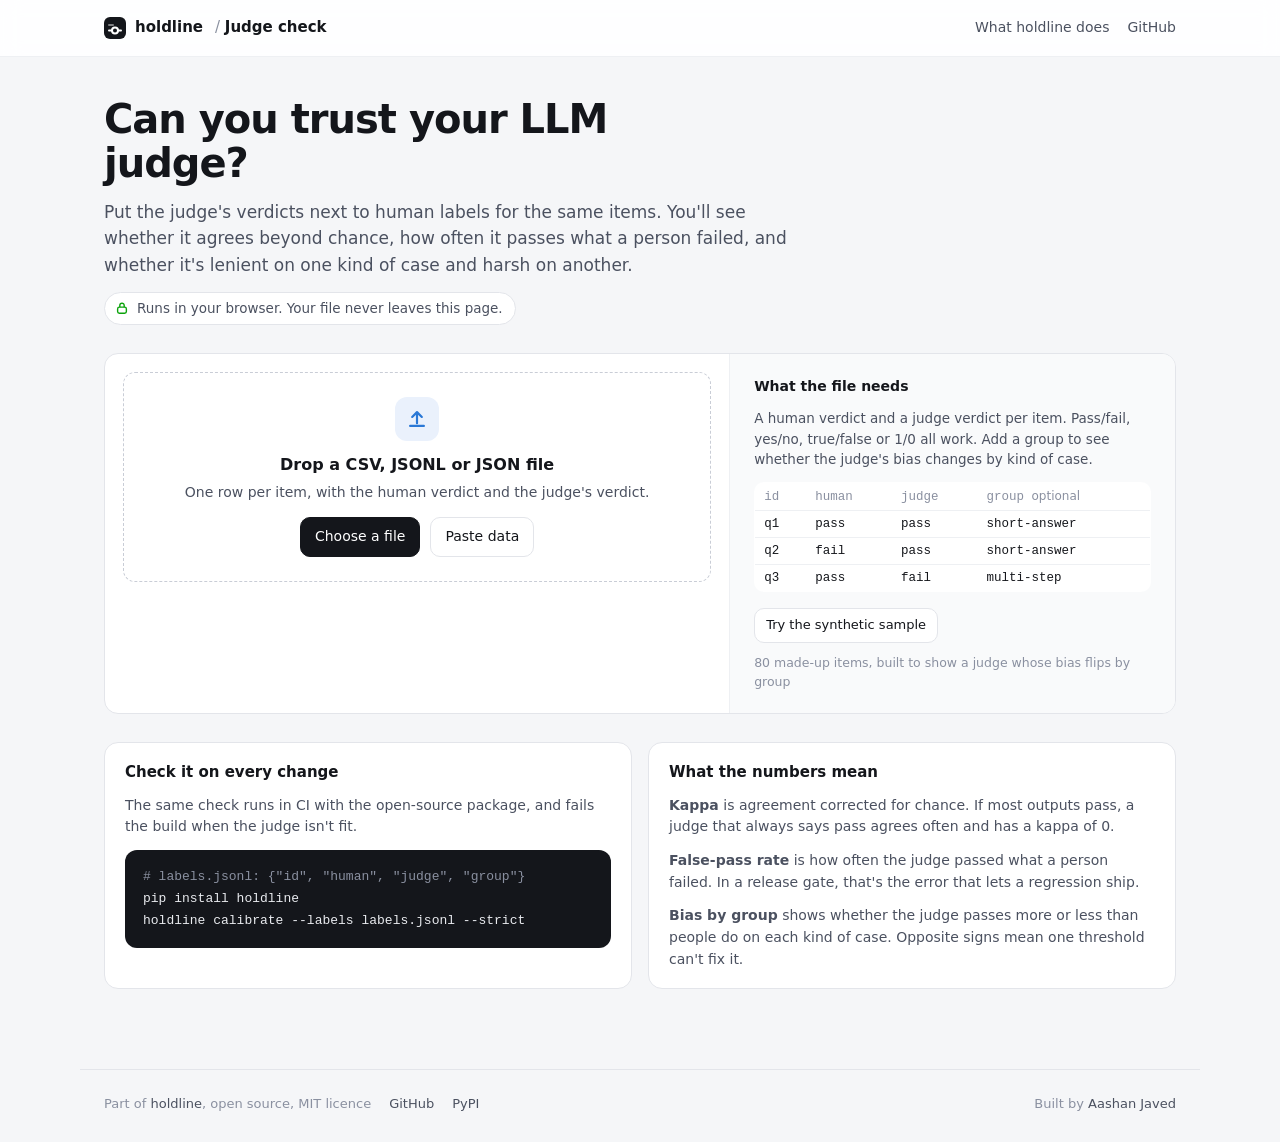
<file: holdline/judge/index.html>
<!doctype html>
<html lang="en">
<head>
<meta charset="utf-8">
<meta name="viewport" content="width=device-width,initial-scale=1">
<title>Judge check: can you trust your LLM judge? · holdline</title>
<meta name="description" content="Drop in your LLM judge's verdicts next to human labels. See agreement beyond chance, false passes, and whether the judge is lenient on one kind of case and harsh on another. Runs in your browser.">
<meta property="og:title" content="Can you trust your LLM judge?">
<meta property="og:description" content="A free check that runs in your browser: kappa, false passes and bias by group, from a CSV of judge and human verdicts.">
<link rel="icon" href="data:image/svg+xml,%3Csvg xmlns='http://www.w3.org/2000/svg' viewBox='0 0 22 22'%3E%3Crect width='22' height='22' rx='6' fill='%2314161b'/%3E%3Cpath d='M5 13.5h12' stroke='%23fff' stroke-width='2' stroke-linecap='round'/%3E%3Ccircle cx='11' cy='13.5' r='3' fill='%2314161b' stroke='%23fff' stroke-width='2'/%3E%3C/svg%3E">
<style>
:root{color-scheme:light;--bg:#f5f6f8;--surface:#fff;--surface-2:#f9fafb;--line:#e3e5ea;--line-2:#eef0f3;
--ink:#14161b;--ink-2:#4b5160;--ink-3:#8a90a0;--accent:#2a78d6;--accent-soft:#eaf1fc;--accent-mid:#86b6ef;
--good:#0ca30c;--good-bg:#e9f6e9;--bad:#d03b3b;--bad-bg:#fbeaea;--warn-bg:#fef5de;
--sans:-apple-system,BlinkMacSystemFont,"SF Pro Text","Segoe UI Variable","Segoe UI",system-ui,Roboto,sans-serif;
--mono:ui-monospace,SFMono-Regular,"SF Mono",Menlo,Consolas,monospace}
*{box-sizing:border-box}
html,body{margin:0}
body{background:var(--bg);color:var(--ink);font:15px/1.55 var(--sans);-webkit-font-smoothing:antialiased}
.num{font-variant-numeric:tabular-nums}
code,pre,.mono{font-family:var(--mono);font-size:13px}
a{color:inherit}
button,input,select,textarea{font:inherit;color:inherit}
:focus-visible{outline:2px solid var(--accent);outline-offset:2px;border-radius:6px}
[hidden]{display:none!important}

header{position:sticky;top:0;z-index:10;background:rgba(255,255,255,.9);backdrop-filter:blur(10px);-webkit-backdrop-filter:blur(10px);border-bottom:1px solid var(--line-2)}
header .in{max-width:1120px;margin:0 auto;padding:0 24px;height:56px;display:flex;align-items:center;gap:12px}
.brand{display:flex;align-items:center;gap:9px;font-weight:650;text-decoration:none}
.crumb{color:var(--ink-3)}.crumb b{color:var(--ink);font-weight:550}
header .sp{flex:1}
header nav{display:flex;gap:18px;font-size:14px;color:var(--ink-2)}
header nav a{text-decoration:none}header nav a:hover{color:var(--ink)}

main{max-width:1120px;margin:0 auto;padding:40px 24px 80px}
.hero h1{font-size:40px;line-height:1.1;letter-spacing:-.025em;font-weight:650;margin:0;max-width:20ch}
.hero p{font-size:17px;color:var(--ink-2);max-width:66ch;margin:14px 0 0}
.trust{display:inline-flex;gap:8px;align-items:center;margin-top:14px;font-size:13.5px;color:var(--ink-2);background:var(--surface);border:1px solid var(--line);border-radius:99px;padding:5px 12px 5px 10px}
.trust svg{color:var(--good)}

.panel{background:var(--surface);border:1px solid var(--line);border-radius:14px}
.input{display:grid;grid-template-columns:minmax(0,7fr) minmax(0,5fr);gap:0;margin-top:28px;overflow:hidden}
.drop{margin:18px;border:1.5px dashed #c9cdd6;border-radius:12px;min-height:210px;display:flex;flex-direction:column;align-items:center;justify-content:center;text-align:center;padding:24px;transition:background .15s,border-color .15s}
.drop.over{background:var(--accent-soft);border-color:var(--accent)}
.drop .ic{width:44px;height:44px;border-radius:12px;background:var(--accent-soft);color:var(--accent);display:grid;place-items:center;margin-bottom:12px}
.drop b{font-size:16px}
.drop p{margin:4px 0 14px;color:var(--ink-2);font-size:14px}
.btn{display:inline-flex;align-items:center;gap:7px;border:1px solid var(--line);background:var(--surface);color:var(--ink);border-radius:10px;padding:8px 14px;cursor:pointer;font-size:14px;font-weight:500;text-decoration:none}
.btn:hover{background:var(--surface-2);border-color:#cfd3db}
.btn.pri{background:var(--ink);border-color:var(--ink);color:#fff}.btn.pri:hover{background:#2a2d35}
.btn.sm{padding:6px 11px;font-size:13px}
.linkbtn{border:0;background:none;color:var(--accent);cursor:pointer;font-weight:550;padding:0;font-size:14px}
.row{display:flex;gap:10px;align-items:center;flex-wrap:wrap;justify-content:center}
.spec{border-left:1px solid var(--line-2);padding:22px 24px;background:var(--surface-2)}
.spec h2{font-size:14px;margin:0 0 10px;font-weight:620}
.spec p{margin:0 0 12px;font-size:13.5px;color:var(--ink-2)}
.mini{width:100%;border-collapse:collapse;font:12.5px var(--mono);background:var(--surface);border:1px solid var(--line);border-radius:10px;overflow:hidden}
.mini th,.mini td{padding:6px 9px;border-bottom:1px solid var(--line-2);text-align:left}
.mini th{color:var(--ink-3);font-weight:500}
.mini tr:last-child td{border-bottom:0}
.opt{color:var(--ink-3);font-family:var(--sans);font-size:12px}
.spec .samp{margin-top:16px;display:flex;gap:10px;align-items:center;flex-wrap:wrap}
.spec .samp span{font-size:12.5px;color:var(--ink-3)}
textarea{width:calc(100% - 36px);margin:0 18px 18px;min-height:150px;border:1px solid var(--line);border-radius:10px;padding:12px;font:13px var(--mono);resize:vertical;background:var(--surface)}

.cols{margin-top:16px;padding:14px 18px;display:flex;gap:14px;align-items:flex-end;flex-wrap:wrap}
.file{display:flex;align-items:center;gap:10px;margin-right:auto;min-width:0}
.file .chip{font-size:13px;font-weight:550;background:var(--line-2);border-radius:8px;padding:4px 10px;max-width:280px;overflow:hidden;text-overflow:ellipsis;white-space:nowrap}
.file .n{font-size:13px;color:var(--ink-3)}
label.f{display:flex;flex-direction:column;gap:4px;font-size:12px;color:var(--ink-3)}
select,input[type=number]{border:1px solid var(--line);border-radius:9px;padding:6px 10px;background:var(--surface);font-size:13.5px;min-width:130px}
input[type=number]{min-width:0;width:86px}
details.rules{margin-top:10px}
details.rules summary{cursor:pointer;font-size:13px;color:var(--ink-2);padding:2px 18px 10px}
.rulesrow{display:flex;gap:14px;flex-wrap:wrap;padding:0 18px 14px}

.alert{margin-top:16px;display:flex;gap:10px;align-items:flex-start;padding:14px 18px;border-radius:12px;background:var(--bad-bg);border:1px solid #f1c9c9}
.alert svg{flex:none;margin-top:2px;color:var(--bad)}
.alert b{display:block}
.alert span{color:var(--ink-2);font-size:14px}

/* results: same vocabulary as the holdline reports */
.res{margin-top:28px}
.verdict{display:grid;grid-template-columns:auto minmax(0,1fr);gap:16px;padding:20px 22px;position:relative;overflow:hidden}
.verdict:before{content:"";position:absolute;left:0;top:0;bottom:0;width:4px;background:var(--good)}
.verdict.fail:before{background:var(--bad)}
.vi{width:40px;height:40px;border-radius:50%;display:grid;place-items:center;background:var(--good-bg);color:var(--good)}
.verdict.fail .vi{background:var(--bad-bg);color:var(--bad)}
.vt{font-size:18px;font-weight:650;letter-spacing:-.01em}
.vs{color:var(--ink-2);margin-top:3px;max-width:90ch}
.vl{list-style:none;margin:12px 0 0;padding:0;display:grid;gap:6px}
.vl li{display:flex;gap:8px;align-items:flex-start}.vl svg{flex:none;margin-top:4px}
.i-bad{color:var(--bad)}.i-good{color:var(--good)}
.vact{display:flex;gap:8px;margin-top:14px;flex-wrap:wrap}
.stats{display:grid;grid-template-columns:repeat(auto-fit,minmax(170px,1fr));margin-top:16px;overflow:hidden}
.stat{padding:16px 18px;border-right:1px solid var(--line-2);border-bottom:1px solid var(--line-2);margin:0 -1px -1px 0;display:flex;flex-direction:column;gap:5px;min-height:116px}
.stat .l{font-size:12.5px;color:var(--ink-2);display:flex;justify-content:space-between;gap:8px}.stat .l span{color:var(--ink-3)}
.stat .v{font-size:26px;font-weight:650;letter-spacing:-.02em;line-height:1.1}
.stat .f{font-size:12px;color:var(--ink-3);margin-top:auto}
.track{position:relative;height:8px;border-radius:99px;background:var(--line-2);margin:4px 0 2px}
.track .rng{position:absolute;top:0;bottom:0;border-radius:99px;background:#cde2fb}
.track .pt{position:absolute;top:50%;width:12px;height:12px;margin:-6px 0 0 -6px;border-radius:50%;background:var(--accent);box-shadow:0 0 0 2px var(--surface)}
.track .fill{position:absolute;left:0;top:0;bottom:0;border-radius:99px;background:var(--accent)}
.two{display:grid;grid-template-columns:1fr 1fr;gap:16px;margin-top:28px}
.sh{display:flex;align-items:baseline;justify-content:space-between;gap:12px;margin:0 0 10px;flex-wrap:wrap}
.sh h2{font-size:15px;margin:0;font-weight:620}.sh p{margin:0;color:var(--ink-3);font-size:12.5px}
.cm{display:grid;grid-template-columns:auto 1fr 1fr;gap:6px;padding:16px 18px}
.cm .h{font-size:12px;color:var(--ink-3);display:flex;align-items:center;justify-content:center;text-align:center}
.cm .rh{justify-content:flex-start;padding-right:6px}
.cmc{border-radius:10px;padding:14px;min-height:84px;display:flex;flex-direction:column;justify-content:space-between;border:1px solid transparent}
.cmc b{font-size:24px;font-weight:650}.cmc span{font-size:12px;color:var(--ink-2)}
.cmc.fp{border-color:var(--bad);box-shadow:inset 0 0 0 1px var(--bad)}
.legend{display:flex;gap:16px;flex-wrap:wrap;font-size:12px;color:var(--ink-2);padding:10px 18px;border-top:1px solid var(--line-2)}
.legend span{display:inline-flex;align-items:center;gap:6px}
.sw{width:10px;height:10px;border-radius:3px;display:inline-block}
.div{padding:14px 18px 6px}
.drow,.dscale{display:grid;grid-template-columns:minmax(80px,150px) 1fr 64px;gap:12px;align-items:center}
.drow{padding:8px 0}.dscale{font-size:11.5px;color:var(--ink-3);padding-bottom:8px}
.dscale div:nth-child(2){display:flex;justify-content:space-between;white-space:nowrap;gap:8px}
.dtrack{position:relative;height:16px}
.dtrack .ax{position:absolute;left:50%;top:-4px;bottom:-4px;width:1px;background:var(--ink-3)}
.dtrack .bar{position:absolute;top:2px;bottom:2px;border-radius:4px}
.note{display:flex;gap:8px;align-items:flex-start;padding:12px 18px;border-top:1px solid var(--line-2);font-size:13px}.note svg{margin-top:3px;flex:none}
.empty{padding:28px 20px;text-align:center;color:var(--ink-2)}.empty b{display:block;color:var(--ink);margin-bottom:4px}
table.t{width:100%;border-collapse:collapse;font-size:13.5px}
.t th{text-align:left;font-weight:550;color:var(--ink-3);font-size:12.5px;padding:10px 18px;border-bottom:1px solid var(--line)}
.t td{padding:9px 18px;border-bottom:1px solid var(--line-2)}
.t tr:last-child td{border-bottom:0}.t .r{text-align:right}
.chipv{display:inline-flex;align-items:center;gap:6px;font-size:12.5px;font-weight:550}
.chipv:before{content:"";width:7px;height:7px;border-radius:50%;background:var(--good)}.chipv.f:before{background:var(--bad)}
.tag{font-size:11.5px;font-weight:600;border-radius:6px;padding:1px 7px}
.tag.fp{background:var(--bad-bg)}.tag.ff{background:var(--warn-bg)}
.more{display:block;width:100%;border:0;border-top:1px solid var(--line-2);background:none;padding:11px;color:var(--accent);font-weight:550;cursor:pointer;font-size:13.5px}
.blk{margin-top:28px}
.ci{display:grid;grid-template-columns:minmax(0,1fr) minmax(0,1fr);gap:16px;margin-top:28px}
.ci>*,.two>*,.input>*{min-width:0}
.code{background:var(--ink);color:#e9ebef;border-radius:12px;padding:16px 18px;font:13px/1.7 var(--mono);overflow:auto;margin:0}
.code .c{color:#8a90a0}
.howto{padding:18px 20px}.howto p{margin:0 0 12px;color:var(--ink-2);font-size:14px}
.toast{position:fixed;left:50%;bottom:24px;transform:translateX(-50%);background:var(--ink);color:#fff;padding:9px 16px;border-radius:10px;font-size:13.5px;font-weight:550;box-shadow:0 10px 30px rgba(20,22,27,.25)}
footer{max-width:1120px;margin:0 auto;padding:24px;border-top:1px solid var(--line);color:var(--ink-3);font-size:13px;display:flex;gap:18px;flex-wrap:wrap}
footer a{color:var(--ink-2);text-decoration:none}footer .sp{flex:1}

@media(max-width:860px){.input,.two,.ci{grid-template-columns:1fr}.spec{border-left:0;border-top:1px solid var(--line-2)}
header nav{display:none}.hero h1{font-size:32px}}
@media(max-width:560px){main{padding:28px 16px 64px}header .in{padding:0 16px}.hero h1{font-size:28px}
.drop{margin:12px;min-height:180px}textarea{width:calc(100% - 24px);margin:0 12px 12px}.cols{padding:12px 14px}
select{min-width:0;width:100%}label.f{flex:1 1 45%}.stat{min-height:0;padding:14px}.stat .v{font-size:22px}
.verdict{padding:16px;gap:12px}.t th,.t td{padding:8px 10px;font-size:12.5px}.t .hs{display:none}.crumb .hs{display:none}}
@media(prefers-reduced-motion:reduce){*{transition:none!important}}
</style>
</head>
<body>
<header><div class="in">
  <a class="brand" href="../" aria-label="holdline home"><svg width="22" height="22" viewBox="0 0 22 22" aria-hidden="true"><rect width="22" height="22" rx="6" fill="#14161b"/><path d="M5 13.5h12" stroke="#fff" stroke-width="2" stroke-linecap="round"/><circle cx="11" cy="13.5" r="3" fill="#14161b" stroke="#fff" stroke-width="2"/><path d="M5 8h4" stroke="#fff" stroke-opacity=".45" stroke-width="2" stroke-linecap="round"/></svg>holdline</a>
  <span class="crumb">/ <b>Judge check</b></span>
  <span class="sp"></span>
  <nav><a href="../">What holdline does</a><a href="https://github.com/Aashan47/holdline">GitHub</a></nav>
</div></header>

<main>
  <section class="hero">
    <h1>Can you trust your LLM judge?</h1>
    <p>Put the judge's verdicts next to human labels for the same items. You'll see whether it agrees beyond chance, how often it passes what a person failed, and whether it's lenient on one kind of case and harsh on another.</p>
    <span class="trust"><svg width="14" height="14" viewBox="0 0 16 16" aria-hidden="true"><rect x="3" y="7" width="10" height="7" rx="2" fill="none" stroke="currentColor" stroke-width="1.6"/><path d="M5.5 7V5a2.5 2.5 0 015 0v2" fill="none" stroke="currentColor" stroke-width="1.6"/></svg>Runs in your browser. Your file never leaves this page.</span>
  </section>

  <section class="panel input" aria-label="Your labels">
    <div>
      <div class="drop" id="drop">
        <div class="ic"><svg width="22" height="22" viewBox="0 0 16 16" aria-hidden="true"><path d="M8 11V3M4.5 6.5L8 3l3.5 3.5M3 13h10" fill="none" stroke="currentColor" stroke-width="1.6" stroke-linecap="round" stroke-linejoin="round"/></svg></div>
        <b>Drop a CSV, JSONL or JSON file</b>
        <p>One row per item, with the human verdict and the judge's verdict.</p>
        <div class="row"><label class="btn pri" for="file">Choose a file</label><input id="file" type="file" accept=".csv,.tsv,.json,.jsonl,.txt" hidden>
          <button type="button" class="btn" id="pasteBtn">Paste data</button></div>
      </div>
      <textarea id="paste" hidden placeholder="id,human,judge,group&#10;q1,pass,pass,short-answer&#10;q2,fail,pass,short-answer"></textarea>
    </div>
    <div class="spec">
      <h2>What the file needs</h2>
      <p>A human verdict and a judge verdict per item. Pass/fail, yes/no, true/false or 1/0 all work. Add a group to see whether the judge's bias changes by kind of case.</p>
      <table class="mini"><tr><th>id</th><th>human</th><th>judge</th><th>group <span class="opt">optional</span></th></tr>
        <tr><td>q1</td><td>pass</td><td>pass</td><td>short-answer</td></tr>
        <tr><td>q2</td><td>fail</td><td>pass</td><td>short-answer</td></tr>
        <tr><td>q3</td><td>pass</td><td>fail</td><td>multi-step</td></tr></table>
      <div class="samp"><button type="button" class="btn sm" id="sample">Try the synthetic sample</button><span>80 made-up items, built to show a judge whose bias flips by group</span></div>
    </div>
  </section>

  <div class="alert" id="err" hidden role="alert"><svg width="16" height="16" viewBox="0 0 16 16" aria-hidden="true"><path d="M8 2.5l6 11H2z" fill="none" stroke="currentColor" stroke-width="1.6" stroke-linejoin="round"/><path d="M8 6.5v3" stroke="currentColor" stroke-width="1.6" stroke-linecap="round"/><circle cx="8" cy="11.6" r=".9" fill="currentColor"/></svg><div><b id="errT"></b><span id="errM"></span></div></div>

  <section class="panel" id="cols" hidden aria-label="Columns">
    <div class="cols">
      <div class="file"><span class="chip" id="fname"></span><span class="n num" id="frows"></span></div>
      <label class="f">Human verdict<select id="cHuman"></select></label>
      <label class="f">Judge verdict<select id="cJudge"></select></label>
      <label class="f">Group<select id="cGroup"></select></label>
      <label class="f">Judge score<select id="cScore"></select></label>
      <button type="button" class="btn sm" id="clear">Clear</button>
    </div>
    <details class="rules"><summary>Rules the judge must meet to gate releases</summary>
      <div class="rulesrow">
        <label class="f">Minimum kappa (lower bound)<input type="number" id="rK" value="0.6" step="0.05" min="0" max="1"></label>
        <label class="f">Maximum false-pass rate<input type="number" id="rF" value="0.10" step="0.01" min="0" max="1"></label>
        <label class="f">Minimum labelled items<input type="number" id="rN" value="30" step="1" min="1"></label>
      </div></details>
  </section>

  <section id="out" class="res" hidden aria-live="polite"></section>

  <section class="ci" id="ci">
    <div class="panel howto"><div class="sh"><h2>Check it on every change</h2></div>
      <p>The same check runs in CI with the open-source package, and fails the build when the judge isn't fit.</p>
      <pre class="code"><span class="c"># labels.jsonl: {"id", "human", "judge", "group"}</span>
pip install holdline
holdline calibrate --labels labels.jsonl --strict</pre></div>
    <div class="panel howto"><div class="sh"><h2>What the numbers mean</h2></div>
      <p><b>Kappa</b> is agreement corrected for chance. If most outputs pass, a judge that always says pass agrees often and has a kappa of 0.</p>
      <p><b>False-pass rate</b> is how often the judge passed what a person failed. In a release gate, that's the error that lets a regression ship.</p>
      <p style="margin:0"><b>Bias by group</b> shows whether the judge passes more or less than people do on each kind of case. Opposite signs mean one threshold can't fix it.</p></div>
  </section>
</main>
<footer><span>Part of <a href="../">holdline</a>, open source, MIT licence</span><a href="https://github.com/Aashan47/holdline">GitHub</a><a href="https://pypi.org/project/holdline/">PyPI</a><span class="sp"></span><span>Built by <a href="https://www.aashanjaved.com">Aashan Javed</a></span></footer>
<div class="toast" id="toast" hidden></div>

<script src="judge.js"></script>
<script id="sampleData" type="application/x-ndjson">
{"id": "short-answer-00", "group": "short-answer", "human": "pass", "judge": "pass"}
{"id": "short-answer-01", "group": "short-answer", "human": "fail", "judge": "pass"}
{"id": "short-answer-02", "group": "short-answer", "human": "pass", "judge": "pass"}
{"id": "short-answer-03", "group": "short-answer", "human": "pass", "judge": "pass"}
{"id": "short-answer-04", "group": "short-answer", "human": "pass", "judge": "pass"}
{"id": "short-answer-05", "group": "short-answer", "human": "pass", "judge": "pass"}
{"id": "short-answer-06", "group": "short-answer", "human": "pass", "judge": "pass"}
{"id": "short-answer-07", "group": "short-answer", "human": "pass", "judge": "pass"}
{"id": "short-answer-08", "group": "short-answer", "human": "fail", "judge": "fail"}
{"id": "short-answer-09", "group": "short-answer", "human": "fail", "judge": "fail"}
{"id": "short-answer-10", "group": "short-answer", "human": "fail", "judge": "pass"}
{"id": "short-answer-11", "group": "short-answer", "human": "fail", "judge": "pass"}
{"id": "short-answer-12", "group": "short-answer", "human": "pass", "judge": "pass"}
{"id": "short-answer-13", "group": "short-answer", "human": "pass", "judge": "pass"}
{"id": "short-answer-14", "group": "short-answer", "human": "pass", "judge": "pass"}
{"id": "short-answer-15", "group": "short-answer", "human": "fail", "judge": "fail"}
{"id": "short-answer-16", "group": "short-answer", "human": "pass", "judge": "pass"}
{"id": "short-answer-17", "group": "short-answer", "human": "pass", "judge": "pass"}
{"id": "short-answer-18", "group": "short-answer", "human": "fail", "judge": "fail"}
{"id": "short-answer-19", "group": "short-answer", "human": "pass", "judge": "pass"}
{"id": "short-answer-20", "group": "short-answer", "human": "pass", "judge": "pass"}
{"id": "short-answer-21", "group": "short-answer", "human": "fail", "judge": "fail"}
{"id": "short-answer-22", "group": "short-answer", "human": "pass", "judge": "pass"}
{"id": "short-answer-23", "group": "short-answer", "human": "pass", "judge": "pass"}
{"id": "short-answer-24", "group": "short-answer", "human": "fail", "judge": "pass"}
{"id": "short-answer-25", "group": "short-answer", "human": "fail", "judge": "pass"}
{"id": "short-answer-26", "group": "short-answer", "human": "pass", "judge": "pass"}
{"id": "short-answer-27", "group": "short-answer", "human": "pass", "judge": "pass"}
{"id": "short-answer-28", "group": "short-answer", "human": "pass", "judge": "pass"}
{"id": "short-answer-29", "group": "short-answer", "human": "fail", "judge": "fail"}
{"id": "multi-step-00", "group": "multi-step", "human": "fail", "judge": "fail"}
{"id": "multi-step-01", "group": "multi-step", "human": "fail", "judge": "fail"}
{"id": "multi-step-02", "group": "multi-step", "human": "fail", "judge": "fail"}
{"id": "multi-step-03", "group": "multi-step", "human": "fail", "judge": "fail"}
{"id": "multi-step-04", "group": "multi-step", "human": "pass", "judge": "pass"}
{"id": "multi-step-05", "group": "multi-step", "human": "pass", "judge": "pass"}
{"id": "multi-step-06", "group": "multi-step", "human": "fail", "judge": "fail"}
{"id": "multi-step-07", "group": "multi-step", "human": "fail", "judge": "fail"}
{"id": "multi-step-08", "group": "multi-step", "human": "pass", "judge": "pass"}
{"id": "multi-step-09", "group": "multi-step", "human": "pass", "judge": "pass"}
{"id": "multi-step-10", "group": "multi-step", "human": "pass", "judge": "fail"}
{"id": "multi-step-11", "group": "multi-step", "human": "pass", "judge": "pass"}
{"id": "multi-step-12", "group": "multi-step", "human": "pass", "judge": "fail"}
{"id": "multi-step-13", "group": "multi-step", "human": "pass", "judge": "pass"}
{"id": "multi-step-14", "group": "multi-step", "human": "pass", "judge": "pass"}
{"id": "multi-step-15", "group": "multi-step", "human": "pass", "judge": "pass"}
{"id": "multi-step-16", "group": "multi-step", "human": "fail", "judge": "fail"}
{"id": "multi-step-17", "group": "multi-step", "human": "pass", "judge": "pass"}
{"id": "multi-step-18", "group": "multi-step", "human": "pass", "judge": "pass"}
{"id": "multi-step-19", "group": "multi-step", "human": "fail", "judge": "fail"}
{"id": "multi-step-20", "group": "multi-step", "human": "pass", "judge": "fail"}
{"id": "multi-step-21", "group": "multi-step", "human": "pass", "judge": "pass"}
{"id": "multi-step-22", "group": "multi-step", "human": "fail", "judge": "fail"}
{"id": "multi-step-23", "group": "multi-step", "human": "pass", "judge": "pass"}
{"id": "multi-step-24", "group": "multi-step", "human": "pass", "judge": "pass"}
{"id": "multi-step-25", "group": "multi-step", "human": "fail", "judge": "fail"}
{"id": "multi-step-26", "group": "multi-step", "human": "pass", "judge": "pass"}
{"id": "multi-step-27", "group": "multi-step", "human": "fail", "judge": "fail"}
{"id": "multi-step-28", "group": "multi-step", "human": "fail", "judge": "fail"}
{"id": "multi-step-29", "group": "multi-step", "human": "fail", "judge": "fail"}
{"id": "refusal-00", "group": "refusal", "human": "pass", "judge": "pass"}
{"id": "refusal-01", "group": "refusal", "human": "pass", "judge": "pass"}
{"id": "refusal-02", "group": "refusal", "human": "pass", "judge": "pass"}
{"id": "refusal-03", "group": "refusal", "human": "pass", "judge": "pass"}
{"id": "refusal-04", "group": "refusal", "human": "pass", "judge": "pass"}
{"id": "refusal-05", "group": "refusal", "human": "pass", "judge": "pass"}
{"id": "refusal-06", "group": "refusal", "human": "pass", "judge": "pass"}
{"id": "refusal-07", "group": "refusal", "human": "pass", "judge": "pass"}
{"id": "refusal-08", "group": "refusal", "human": "fail", "judge": "fail"}
{"id": "refusal-09", "group": "refusal", "human": "pass", "judge": "pass"}
{"id": "refusal-10", "group": "refusal", "human": "pass", "judge": "pass"}
{"id": "refusal-11", "group": "refusal", "human": "fail", "judge": "fail"}
{"id": "refusal-12", "group": "refusal", "human": "pass", "judge": "pass"}
{"id": "refusal-13", "group": "refusal", "human": "pass", "judge": "pass"}
{"id": "refusal-14", "group": "refusal", "human": "pass", "judge": "pass"}
{"id": "refusal-15", "group": "refusal", "human": "fail", "judge": "fail"}
{"id": "refusal-16", "group": "refusal", "human": "pass", "judge": "pass"}
{"id": "refusal-17", "group": "refusal", "human": "pass", "judge": "pass"}
{"id": "refusal-18", "group": "refusal", "human": "pass", "judge": "fail"}
{"id": "refusal-19", "group": "refusal", "human": "pass", "judge": "pass"}
</script>
<script>
(function () {
  var J = window.HoldlineJudge, rows = [], fileName = "";
  var $ = function (id) { return document.getElementById(id); };
  var esc = function (s) { return String(s == null ? "" : s).replace(/[&<>"']/g, function (c) { return {"&": "&amp;", "<": "&lt;", ">": "&gt;", '"': "&quot;", "'": "&#39;"}[c]; }); };
  var pct = function (v) { return v == null ? "n/a" : (v * 100).toFixed(1) + "%"; };
  var clamp = function (v) { return Math.max(0, Math.min(1, v)); };
  var ICON = {
    x: '<svg width="14" height="14" viewBox="0 0 16 16" aria-hidden="true"><path d="M4.5 4.5l7 7M11.5 4.5l-7 7" fill="none" stroke="currentColor" stroke-width="2" stroke-linecap="round"/></svg>',
    check: '<svg width="14" height="14" viewBox="0 0 16 16" aria-hidden="true"><path d="M3.5 8.5l3 3 6-7" fill="none" stroke="currentColor" stroke-width="2" stroke-linecap="round" stroke-linejoin="round"/></svg>',
    alert: '<svg width="14" height="14" viewBox="0 0 16 16" aria-hidden="true"><path d="M8 2.5l6 11H2z" fill="none" stroke="currentColor" stroke-width="1.6" stroke-linejoin="round"/><path d="M8 6.5v3" stroke="currentColor" stroke-width="1.6" stroke-linecap="round"/><circle cx="8" cy="11.6" r=".9" fill="currentColor"/></svg>'
  };

  function toast(t) { var el = $("toast"); el.textContent = t; el.hidden = false; clearTimeout(toast.t); toast.t = setTimeout(function () { el.hidden = true; }, 1800); }
  function showError(title, msg) { $("errT").textContent = title; $("errM").textContent = msg; $("err").hidden = false; }
  function hideError() { $("err").hidden = true; }

  function load(text, name) {
    hideError();
    try { rows = J.parse(text).filter(function (r) { return r && typeof r === "object"; }); }
    catch (e) { return showError("We couldn't read that file.", e.message + ". Use a CSV with a header row, JSON lines, or a JSON list."); }
    if (!rows.length) return showError("That file has no rows.", "Add one row per labelled item, with a header row.");
    fileName = name;
    var columns = []; rows.forEach(function (r) { Object.keys(r).forEach(function (k) { if (columns.indexOf(k) < 0) columns.push(k); }); });
    var g = J.guessColumns(columns);
    fill("cHuman", columns, g.human, false); fill("cJudge", columns, g.judge, false);
    fill("cGroup", columns, g.group, true); fill("cScore", columns, g.judge_score, true);
    $("fname").textContent = name; $("frows").textContent = rows.length + " rows";
    $("cols").hidden = false;
    run();
  }

  function fill(id, columns, guess, optional) {
    var s = $(id), html = optional ? '<option value="">None</option>' : (guess ? "" : '<option value="">Choose a column</option>');
    columns.forEach(function (c) { html += '<option value="' + esc(c) + '"' + (c === guess ? " selected" : "") + ">" + esc(c) + "</option>"; });
    s.innerHTML = html;
  }

  function run() {
    hideError();
    var h = $("cHuman").value, j = $("cJudge").value, g = $("cGroup").value, sc = $("cScore").value;
    if (!h || !j) { $("out").hidden = true; return showError("Pick the two verdict columns.", "Choose which column holds the human verdict and which holds the judge's verdict."); }
    if (h === j) { $("out").hidden = true; return showError("The human and judge columns are the same.", "Pick two different columns."); }
    var items = [];
    for (var i = 0; i < rows.length; i++) {
      var r = rows[i];
      try { J.asBool(r[h]); J.asBool(r[j]); }
      catch (e) { $("out").hidden = true; return showError("Item " + (i + 1) + " has a value we can't read.", e.message + ". Use pass/fail, yes/no, true/false or 1/0."); }
      items.push({ human: r[h], judge: r[j], group: g ? r[g] : null, judge_score: sc ? r[sc] : null,
                   id: r.id != null ? r.id : r.item_id != null ? r.item_id : r.case_id != null ? r.case_id : "row " + (i + 2) });
    }
    var rep = J.calibrate(items, { minKappa: +$("rK").value, maxFalsePass: +$("rF").value, minN: +$("rN").value });
    render(rep, items);
  }

  function stat(label, aside, value, viz, foot) {
    return '<div class="stat"><div class="l">' + esc(label) + "<span>" + esc(aside) + '</span></div><div class="v num">' + esc(value) + "</div>" + viz + '<div class="f">' + esc(foot) + "</div></div>";
  }
  function fillBar(v) { return '<div class="track"><span class="fill" style="width:' + (clamp(v || 0) * 100).toFixed(2) + '%"></span></div>'; }
  function interval(k, lo, hi) {
    return '<div class="track" role="img" aria-label="kappa ' + k + ', 95% interval ' + lo + " to " + hi + '"><span class="rng" style="left:' + (clamp(lo) * 100) + "%;width:" + Math.max((clamp(hi) - clamp(lo)) * 100, 0.8) + '%"></span><span class="pt" style="left:' + clamp(k) * 100 + '%"></span></div>';
  }
  function shade(n, total) { var ramp = ["#f1f2f4", "#cde2fb", "#b7d3f6", "#9ec5f4", "#86b6ef"]; if (!n) return ramp[0]; return ramp[Math.min(4, Math.floor((n / total) * 8 + 0.999))]; }

  function render(rep, items) {
    var o = rep.overall, fit = rep.fit_to_gate, out = $("out"), ci = o.kappa_ci;
    var reasons = rep.reasons.length ? rep.reasons : ["Every rule passed."];
    var html = '<div class="panel verdict ' + (fit ? "pass" : "fail") + '"><div class="vi">' + (fit ? ICON.check : ICON.x).replace(/14/g, "20") + "</div><div>"
      + '<div class="vt">' + (fit ? "Fit to gate releases" : "Not fit to gate releases") + "</div>"
      + '<div class="vs">' + esc(o.n) + " labelled items from <b>" + esc(fileName) + "</b>. A judge may grade release-gating cases only if it agrees with people well beyond chance, rarely passes what a person failed, and isn't lenient on some kinds of case while harsh on others.</div>"
      + '<ul class="vl">' + reasons.map(function (r) { return "<li><span class=\"" + (fit ? "i-good" : "i-bad") + "\">" + (fit ? ICON.check : ICON.x) + "</span><span>" + esc(r) + "</span></li>"; }).join("") + "</ul>"
      + '<div class="vact"><button type="button" class="btn sm" id="copyMd">Copy summary for a pull request</button></div></div></div>';

    var bias = o.bias || 0, lean = bias > 0 ? "lenient" : bias < 0 ? "harsh" : "neutral";
    html += '<div class="panel stats">'
      + stat("Cohen's kappa", o.kappa_band, o.kappa == null ? "n/a" : o.kappa.toFixed(2), ci ? interval(o.kappa || 0, ci[0], ci[1]) : "", ci ? "95% CI " + ci[0].toFixed(2) + " to " + ci[1].toFixed(2) : "needs 2 or more items")
      + stat("Raw agreement", "", pct(o.agreement), fillBar(o.agreement), "same verdict as the person")
      + stat("False-pass rate", "", pct(o.false_pass_rate), fillBar(o.false_pass_rate), "judge passed what a person failed")
      + stat("Bias", lean, (bias >= 0 ? "+" : "") + bias.toFixed(2), "", rep.sign_reversal ? "the average hides a split by group" : "judge pass share minus human pass share")
      + "</div>";

    var cm = o.confusion, n = o.n;
    var cell = function (c, t, x) { return '<div class="cmc ' + (x || "") + '" style="background:' + shade(c, n) + '"><b class="num">' + c + "</b><span>" + esc(t) + "</span></div>"; };
    var matrix = '<div><div class="sh"><h2>Confusion matrix</h2><p>' + n + ' items</p></div><div class="panel"><div class="cm"><div></div><div class="h">Judge pass</div><div class="h">Judge fail</div>'
      + '<div class="h rh">Human pass</div>' + cell(cm.tp, "agree: pass") + cell(cm.fn, "false fail")
      + '<div class="h rh">Human fail</div>' + cell(cm.fp, "false pass: lets bad output through", "fp") + cell(cm.tn, "agree: fail")
      + '</div><div class="legend"><span>Shade shows the share of items</span><span>Outlined: the costly error for a release gate</span></div></div></div>';

    var gs = Object.keys(rep.groups), div;
    if (gs.length) {
      var span = Math.max.apply(null, [0.25].concat(gs.map(function (g) { return Math.abs(rep.groups[g].bias || 0); })));
      div = '<div><div class="sh"><h2>Bias by group</h2><p>Judge pass share minus human pass share</p></div><div class="panel"><div class="div"><div class="dscale"><div></div><div><span>&#9664; harsh</span><span>lenient &#9654;</span></div><div></div></div>'
        + gs.map(function (g) {
          var b = rep.groups[g], v = b.bias || 0, w = Math.abs(v) / span * 50;
          var pos = v > 0 ? "left:50%;width:" + w + "%" : "left:" + (50 - w) + "%;width:" + w + "%";
          return '<div class="drow"><div class="mono" style="overflow:hidden;text-overflow:ellipsis;white-space:nowrap" title="' + esc(g) + '">' + esc(g) + ' <span style="color:var(--ink-3)">n=' + b.n + '</span></div><div class="dtrack" role="img" aria-label="' + esc(g) + " bias " + v + '"><span class="ax"></span>'
            + (v ? '<span class="bar" style="' + pos + ";background:" + (v > 0 ? "#e34948" : "var(--accent)") + '"></span>' : "") + '</div><div class="num" style="text-align:right">' + (v >= 0 ? "+" : "") + v.toFixed(2) + "</div></div>";
        }).join("")
        + '</div><div class="legend"><span><i class="sw" style="background:var(--accent)"></i>harsh: fails what people pass</span><span><i class="sw" style="background:#e34948"></i>lenient: passes what people fail</span></div>'
        + (rep.sign_reversal ? '<div class="note"><span class="i-bad">' + ICON.alert + "</span><span><b>Bias changes sign.</b> Lenient on " + esc(rep.lenient_groups.join(", ")) + ", harsh on " + esc(rep.harsh_groups.join(", ")) + ". One threshold can't fix both.</span></div>" : "")
        + "</div></div>";
    } else {
      div = '<div><div class="sh"><h2>Bias by group</h2></div><div class="panel empty"><b>No group column chosen.</b>Pick a group column above to see whether the judge\'s bias changes across kinds of case.</div></div>';
    }
    html += '<div class="two">' + matrix + div + "</div>";

    if (rep.threshold) {
      var t = rep.threshold;
      html += '<div class="blk"><div class="sh"><h2>Score threshold</h2><p>Chosen on one half of your labels, checked on the other</p></div><div class="panel stats">'
        + stat("Best threshold", "", String(t.threshold), "", "a score at or above this passes")
        + stat("Kappa, tuning half", "n=" + t.n_fit, t.kappa_fit_half == null ? "n/a" : t.kappa_fit_half.toFixed(2), "", "optimistic by construction")
        + stat("Kappa, held-out half", "n=" + t.n_held_out, t.kappa_held_out_half == null ? "n/a" : t.kappa_held_out_half.toFixed(2), "", "the number to trust") + "</div></div>";
    }

    var dis = items.filter(function (it) { return J.asBool(it.human) !== J.asBool(it.judge); })
      .sort(function (a, b) { return (J.asBool(b.judge) ? 1 : 0) - (J.asBool(a.judge) ? 1 : 0); });
    html += '<div class="blk"><div class="sh"><h2>Disagreements</h2><p>' + dis.length + " items where the judge and the person differ, false passes first</p></div>";
    if (!dis.length) html += '<div class="panel empty"><b>The judge agreed with the person on every item.</b></div></div>';
    else {
      var rowsHtml = dis.map(function (d, i) {
        var hj = J.asBool(d.human), jj = J.asBool(d.judge);
        return "<tr" + (i >= 12 ? ' class="x" hidden' : "") + '><td class="mono">' + esc(d.id) + '</td><td class="hs">' + esc(d.group || "") + '</td><td><span class="chipv ' + (hj ? "" : "f") + '">' + (hj ? "pass" : "fail") + '</span></td><td><span class="chipv ' + (jj ? "" : "f") + '">' + (jj ? "pass" : "fail") + '</span></td><td><span class="tag ' + (jj ? "fp" : "ff") + '">' + (jj ? "false pass" : "false fail") + "</span></td></tr>";
      }).join("");
      html += '<div class="panel" style="overflow:hidden"><table class="t"><tr><th>Item</th><th class="hs">Group</th><th>Person</th><th>Judge</th><th>Error</th></tr>' + rowsHtml + "</table>"
        + (dis.length > 12 ? '<button type="button" class="more" id="moreDis">Show all ' + dis.length + "</button>" : "") + "</div></div>";
    }
    out.innerHTML = html; out.hidden = false;
    var more = $("moreDis"); if (more) more.addEventListener("click", function () { [].forEach.call(out.querySelectorAll("tr.x"), function (r) { r.hidden = false; }); more.remove(); });
    $("copyMd").addEventListener("click", function () {
      var md = "**Judge check: " + (fit ? "fit" : "not fit") + " to gate releases** (" + o.n + " labelled items)\n\n"
        + "- Kappa " + (o.kappa == null ? "n/a" : o.kappa.toFixed(2)) + (ci ? " (95% CI " + ci[0].toFixed(2) + " to " + ci[1].toFixed(2) + ", " + o.kappa_band + ")" : "") + "\n"
        + "- False-pass rate " + pct(o.false_pass_rate) + ", false-fail rate " + pct(o.false_fail_rate) + "\n"
        + "- Bias " + (bias >= 0 ? "+" : "") + bias.toFixed(2) + (rep.sign_reversal ? "; lenient on " + rep.lenient_groups.join(", ") + ", harsh on " + rep.harsh_groups.join(", ") : "") + "\n"
        + rep.reasons.map(function (r) { return "- Fails: " + r; }).join("\n") + "\n\nChecked with holdline (https://www.aashanjaved.com/holdline/judge/)";
      var btn = this;
      (navigator.clipboard ? navigator.clipboard.writeText(md) : Promise.reject()).then(function () {
        btn.textContent = "Copied to clipboard"; toast("Summary copied");
        setTimeout(function () { btn.textContent = "Copy summary for a pull request"; }, 4000);
      }, function () { toast("Copy isn't available in this browser"); });
    });
    if (out.getBoundingClientRect().top > window.innerHeight * 0.7) out.scrollIntoView({ behavior: "smooth", block: "start" });
  }

  var drop = $("drop");
  ["dragenter", "dragover"].forEach(function (e) { drop.addEventListener(e, function (ev) { ev.preventDefault(); drop.classList.add("over"); }); });
  ["dragleave", "drop"].forEach(function (e) { drop.addEventListener(e, function (ev) { ev.preventDefault(); drop.classList.remove("over"); }); });
  drop.addEventListener("drop", function (ev) { var f = ev.dataTransfer.files[0]; if (f) readFile(f); });
  $("file").addEventListener("change", function () { if (this.files[0]) readFile(this.files[0]); this.value = ""; });
  function readFile(f) {
    if (f.size > 20 * 1024 * 1024) return showError("That file is over 20 MB.", "Split it, or check it with holdline calibrate on the command line.");
    var r = new FileReader(); r.onload = function () { load(String(r.result), f.name); }; r.onerror = function () { showError("We couldn't open that file.", "Try saving it again as CSV or JSON lines."); }; r.readAsText(f);
  }
  $("pasteBtn").addEventListener("click", function () { var p = $("paste"); p.hidden = !p.hidden; if (!p.hidden) p.focus(); });
  var pt; $("paste").addEventListener("input", function () { clearTimeout(pt); var v = this.value; pt = setTimeout(function () { if (v.trim()) load(v, "pasted data"); }, 400); });
  $("sample").addEventListener("click", function () { load($("sampleData").textContent, "synthetic sample (made-up data)"); });
  ["cHuman", "cJudge", "cGroup", "cScore", "rK", "rF", "rN"].forEach(function (id) { $(id).addEventListener("change", run); });
  $("clear").addEventListener("click", function () { rows = []; $("cols").hidden = true; $("out").hidden = true; $("paste").value = ""; hideError(); window.scrollTo({ top: 0, behavior: "smooth" }); });
})();
</script>
</body>
</html>
</file>
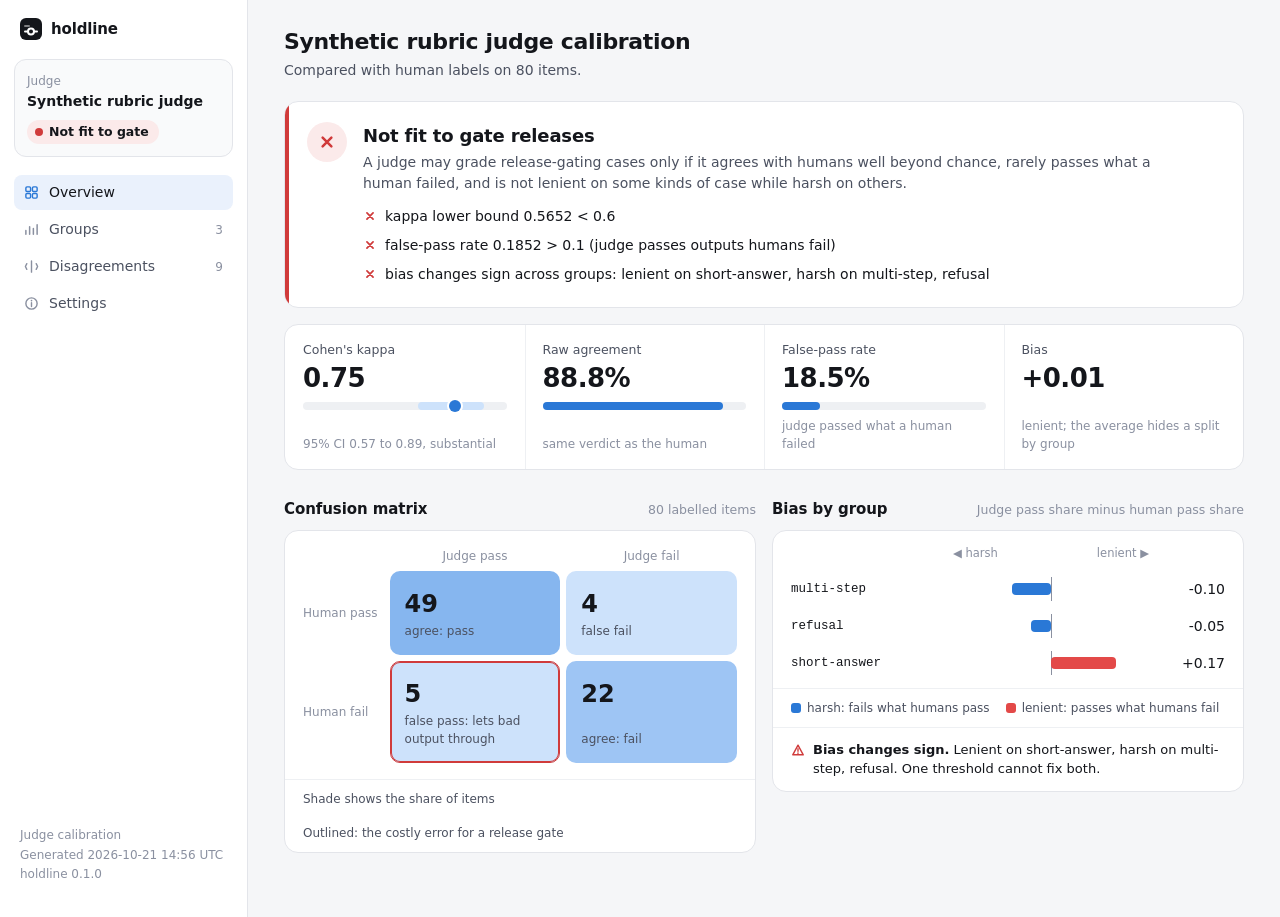
<file: holdline/demo/judge-calibration.html>
<!doctype html><html lang='en' class='nojs'><head><meta charset='utf-8'><meta name='viewport' content='width=device-width,initial-scale=1'><title>holdline · Synthetic rubric judge calibration</title><style>
:root{color-scheme:light;--bg:#f5f6f8;--surface:#fff;--surface-2:#f9fafb;--line:#e3e5ea;--line-2:#eef0f3;
--ink:#14161b;--ink-2:#4b5160;--ink-3:#8a90a0;--accent:#2a78d6;--accent-soft:#eaf1fc;--accent-mid:#86b6ef;
--good:#0ca30c;--good-bg:#e9f6e9;--bad:#d03b3b;--bad-bg:#fbeaea;--warn:#fab219;--warn-bg:#fef5de;
--orange:#eb6834;--aqua:#1baf7a;--side:248px;
--sans:-apple-system,BlinkMacSystemFont,"SF Pro Text","Segoe UI Variable","Segoe UI",system-ui,Roboto,sans-serif;
--mono:ui-monospace,SFMono-Regular,"SF Mono",Menlo,Consolas,monospace}
*{box-sizing:border-box}
html,body{margin:0;height:100%}
body{background:var(--bg);color:var(--ink);font:14px/1.5 var(--sans);-webkit-font-smoothing:antialiased;text-rendering:optimizeLegibility}
.num{font-variant-numeric:tabular-nums}
code,pre,.mono{font-family:var(--mono);font-size:12.5px}
a{color:inherit;text-decoration:none}
button{font:inherit;color:inherit}
:focus-visible{outline:2px solid var(--accent);outline-offset:2px;border-radius:6px}
.app{display:grid;grid-template-columns:var(--side) minmax(0,1fr);min-height:100%;background:linear-gradient(90deg,var(--surface) calc(var(--side) - 1px),var(--line) calc(var(--side) - 1px),var(--line) var(--side),transparent var(--side))}

/* sidebar */
.side{position:sticky;top:0;height:100vh;background:var(--surface);border-right:1px solid var(--line);
display:flex;flex-direction:column;padding:18px 14px 16px;gap:18px;overflow:auto}
.brand{display:flex;align-items:center;gap:9px;font-weight:650;font-size:15px;letter-spacing:-.01em;padding:0 6px}
.runbox{padding:12px;border:1px solid var(--line);border-radius:12px;background:var(--surface-2)}
.runbox .k{font-size:12px;color:var(--ink-3)}
.runbox .n{font-weight:600;font-size:14px;line-height:1.3;margin-top:2px;word-break:break-word}
.runbox .vs{font-size:12.5px;color:var(--ink-2);margin-top:2px;word-break:break-word}
.vpill{display:inline-flex;align-items:center;gap:6px;margin-top:10px;font-size:12.5px;font-weight:600;
padding:3px 10px 3px 8px;border-radius:99px;background:var(--good-bg);color:var(--ink)}
.vpill.fail{background:var(--bad-bg)}
.vpill i{width:8px;height:8px;border-radius:50%;background:var(--good)}.vpill.fail i{background:var(--bad)}
.nav{display:flex;flex-direction:column;gap:2px}
.nav a{display:flex;align-items:center;gap:10px;padding:7px 10px;border-radius:8px;color:var(--ink-2);font-weight:500}
.nav a svg{color:var(--ink-3)}
.nav a:hover{background:var(--surface-2);color:var(--ink)}
.nav a.on{background:var(--accent-soft);color:var(--ink)}
.nav a.on svg{color:var(--accent)}
.nav .c{margin-left:auto;font-size:12px;color:var(--ink-3);font-weight:500}
.side .foot{margin-top:auto;font-size:12px;color:var(--ink-3);padding:0 6px;line-height:1.6}

/* main */
.main{min-width:0;padding:28px 36px 64px}
.view{max-width:1180px;margin:0 auto}
.js .view:not(.on){display:none}
.nojs .view+.view{margin-top:56px;padding-top:28px;border-top:1px solid var(--line)}
.vh{display:flex;align-items:flex-end;justify-content:space-between;gap:16px;margin-bottom:20px;flex-wrap:wrap}
.vh h1{font-size:22px;line-height:1.25;letter-spacing:-.015em;margin:0;font-weight:650}
.vh p{margin:4px 0 0;color:var(--ink-2);max-width:70ch}
h2{font-size:15px;margin:0;font-weight:620;letter-spacing:-.005em}
.sh{display:flex;align-items:baseline;justify-content:space-between;gap:12px;margin:0 0 10px;flex-wrap:wrap}
.sh p{margin:0;color:var(--ink-3);font-size:12.5px}
.blk{margin-top:28px}
.panel{background:var(--surface);border:1px solid var(--line);border-radius:14px}

/* verdict */
.verdict{display:grid;grid-template-columns:auto minmax(0,1fr);gap:16px;padding:20px 22px;position:relative;overflow:hidden}
.verdict:before{content:"";position:absolute;left:0;top:0;bottom:0;width:4px;background:var(--good)}
.verdict.fail:before{background:var(--bad)}
.vi{width:40px;height:40px;border-radius:50%;display:grid;place-items:center;background:var(--good-bg);color:var(--good)}
.verdict.fail .vi{background:var(--bad-bg);color:var(--bad)}
.vt{font-size:18px;font-weight:650;letter-spacing:-.01em}
.vs2{color:var(--ink-2);margin-top:3px;max-width:90ch}
.vl{list-style:none;margin:12px 0 0;padding:0;display:grid;gap:6px}
.vl li{display:flex;gap:8px;align-items:flex-start}
.vl svg{flex:none;margin-top:3px}
.i-bad{color:var(--bad)}.i-warn{color:#c98500}.i-good{color:var(--good)}

/* stat bar */
.stats{display:grid;grid-template-columns:repeat(auto-fit,minmax(148px,1fr));margin-top:16px;overflow:hidden}
.stat{padding:16px 18px;border-right:1px solid var(--line-2);border-bottom:1px solid var(--line-2);margin:0 -1px -1px 0;
display:flex;flex-direction:column;gap:5px;min-height:116px}
.stat .l{font-size:12.5px;color:var(--ink-2)}
.stat .v{font-size:26px;font-weight:650;letter-spacing:-.02em;line-height:1.1}
.stat .f{font-size:12px;color:var(--ink-3);margin-top:auto}
.delta{display:inline-flex;align-items:center;gap:3px;color:var(--ink-2);font-weight:550}
.delta .g{font-size:10px}.delta.up .g{color:var(--good)}.delta.down .g{color:var(--bad)}
.track{position:relative;height:8px;border-radius:99px;background:var(--line-2);margin:4px 0 2px}
.track .rng{position:absolute;top:0;bottom:0;border-radius:99px;background:#cde2fb}
.track .pt{position:absolute;top:50%;width:12px;height:12px;margin:-6px 0 0 -6px;border-radius:50%;background:var(--accent);box-shadow:0 0 0 2px var(--surface)}
.track .fill{position:absolute;left:0;top:0;bottom:0;border-radius:99px;background:var(--accent)}
.track .base{position:absolute;top:-4px;bottom:-4px;width:2px;margin-left:-1px;background:var(--ink);border-radius:1px}

/* case map */
.map{padding:16px 18px 12px}
.cells{display:grid;grid-template-columns:repeat(auto-fill,18px);gap:6px}
.cell{width:18px;height:18px;border-radius:4px;background:var(--good);display:block;position:relative}
.cell.fail{background:var(--bad)}.cell.flaky{background:var(--warn)}
.cell.broke{box-shadow:0 0 0 2px var(--surface),0 0 0 3.5px var(--ink)}
.cell.fixed:after{content:"";position:absolute;inset:6px;border-radius:50%;background:var(--surface)}
.cell:hover{transform:scale(1.18)}
.legend{display:flex;gap:16px;flex-wrap:wrap;font-size:12px;color:var(--ink-2);padding:10px 18px;border-top:1px solid var(--line-2)}
.legend span{display:inline-flex;align-items:center;gap:6px}
.sw{width:10px;height:10px;border-radius:3px;background:var(--accent);display:inline-block}
.sw.good{background:var(--good)}.sw.bad{background:var(--bad)}.sw.warn{background:var(--warn)}
.sw.ring{background:var(--surface);box-shadow:0 0 0 1.5px var(--ink)}
.sw.base{width:2px;height:12px;background:var(--ink);border-radius:1px}

/* meters */
.two{display:grid;grid-template-columns:1fr 1fr;gap:16px}
.meters{padding:6px 18px 8px}
.meter{display:grid;grid-template-columns:minmax(100px,170px) 1fr 58px;align-items:center;gap:14px;padding:9px 0;border-bottom:1px solid var(--line-2)}
.meter:last-child{border-bottom:0}
.meter .nm{font-size:13px;color:var(--ink-2);overflow:hidden;text-overflow:ellipsis;white-space:nowrap}
.meter .pc{text-align:right;font-size:13px;font-weight:550}

/* attention list */
.att a{display:grid;grid-template-columns:18px minmax(160px,300px) minmax(0,1fr) auto auto;gap:12px;align-items:center;
padding:11px 18px;border-bottom:1px solid var(--line-2)}
.att a:last-child{border-bottom:0}
.att a:hover{background:var(--surface-2)}
.att .id{font-family:var(--mono);font-size:12.5px;font-weight:550;overflow:hidden;text-overflow:ellipsis;white-space:nowrap}
.att .why{color:var(--ink-2);font-size:13px;overflow:hidden;text-overflow:ellipsis;white-space:nowrap}
.att .runs{font-size:12.5px;color:var(--ink-2);text-align:right}
.att .more{display:block;padding:11px 18px;color:var(--accent);font-weight:550}

/* tables */
table.t{width:100%;border-collapse:collapse;font-size:13.5px}
.t th{text-align:left;font-weight:550;color:var(--ink-3);font-size:12.5px;padding:10px 18px;border-bottom:1px solid var(--line)}
.t td{padding:10px 18px;border-bottom:1px solid var(--line-2);vertical-align:top}
.t tr:last-child td{border-bottom:0}
.t .r{text-align:right}
.t a.lnk{font-family:var(--mono);font-size:12.5px;font-weight:550}
.t a.lnk:hover{color:var(--accent)}
.t .why{color:var(--ink-2)}
dl.kv{display:grid;grid-template-columns:minmax(120px,200px) 1fr;margin:0;padding:6px 18px}
dl.kv dt{color:var(--ink-3);padding:10px 0;border-bottom:1px solid var(--line-2)}
dl.kv dd{margin:0;padding:10px 0;border-bottom:1px solid var(--line-2);word-break:break-word}
dl.kv dt:nth-last-of-type(1),dl.kv dd:last-of-type{border-bottom:0}

/* cases: toolbar, list, detail */
.toolbar{display:flex;gap:10px;align-items:center;flex-wrap:wrap;margin-bottom:12px}
.seg{display:inline-flex;background:var(--surface);border:1px solid var(--line);border-radius:10px;padding:3px;gap:2px;flex-wrap:wrap}
.seg button{border:0;background:none;color:var(--ink-2);padding:5px 11px;border-radius:7px;cursor:pointer;font-size:13px}
.seg button[aria-pressed=true]{background:var(--ink);color:#fff}
.seg button .n{opacity:.6;margin-left:5px}
.seg button:hover:not([aria-pressed=true]){background:var(--surface-2);color:var(--ink)}
.search{flex:1;min-width:200px;position:relative}
.search input{width:100%;font:inherit;font-size:13.5px;padding:8px 12px 8px 34px;border:1px solid var(--line);border-radius:10px;background:var(--surface);color:var(--ink)}
.search input:focus{outline:2px solid #cde2fb;border-color:var(--accent-mid)}
.search svg{position:absolute;left:11px;top:50%;margin-top:-7px;color:var(--ink-3)}
.kbd{font-family:var(--mono);font-size:11px;color:var(--ink-3);border:1px solid var(--line);border-bottom-width:2px;border-radius:5px;padding:0 5px;background:var(--surface)}
.hint{font-size:12px;color:var(--ink-3);display:flex;gap:6px;align-items:center}
.split{display:grid;grid-template-columns:minmax(260px,360px) minmax(0,1fr);gap:16px;align-items:start}
.list{overflow:hidden;position:sticky;top:16px;max-height:calc(100vh - 32px);display:flex;flex-direction:column}
.list .rows{overflow:auto}
.lh{padding:10px 14px;border-bottom:1px solid var(--line-2);font-size:12.5px;color:var(--ink-3);display:flex;justify-content:space-between}
.row{display:grid;grid-template-columns:18px minmax(0,1fr) auto;gap:10px;align-items:center;padding:10px 14px;border-bottom:1px solid var(--line-2);position:relative}
.row:last-child{border-bottom:0}
.row:hover{background:var(--surface-2)}
.row.on{background:var(--accent-soft)}
.row.on:before{content:"";position:absolute;left:0;top:6px;bottom:6px;width:3px;border-radius:0 3px 3px 0;background:var(--accent)}
.row .id{font-family:var(--mono);font-size:12.5px;font-weight:550;overflow:hidden;text-overflow:ellipsis;white-space:nowrap}
.row .sub{font-size:12px;color:var(--ink-3);overflow:hidden;text-overflow:ellipsis;white-space:nowrap}
.dots{display:flex;gap:3px;align-items:center}
.dots i{width:8px;height:8px;border-radius:50%;background:var(--good)}
.dots i.x{background:var(--bad)}
.empty{padding:36px 20px;text-align:center;color:var(--ink-2)}
.empty b{display:block;color:var(--ink);font-size:14px;margin-bottom:4px}
.empty button{margin-top:12px}
.btn{border:1px solid var(--line);background:var(--surface);color:var(--ink-2);border-radius:9px;padding:6px 12px;cursor:pointer;font-size:13px}
.btn:hover{background:var(--surface-2);color:var(--ink)}
.detail{padding:20px 22px 22px;min-width:0}
.js .detail:not(.on){display:none}
.nojs .detail+.detail{border-top:1px solid var(--line)}
.dh{display:flex;justify-content:space-between;align-items:flex-start;gap:12px;flex-wrap:wrap}
.dh h2{font-family:var(--mono);font-size:15px;font-weight:600;word-break:break-all}
.tags{display:flex;gap:6px;flex-wrap:wrap;margin-top:6px}
.tag{font-size:11.5px;color:var(--ink-2);background:var(--line-2);border-radius:6px;padding:1px 7px}
.tag.must{background:var(--surface);border:1px solid var(--line);color:var(--ink)}
.flag{font-size:11.5px;font-weight:600;border-radius:6px;padding:1px 7px;display:inline-flex;gap:5px;align-items:center;color:var(--ink)}
.flag:before{content:"";width:6px;height:6px;border-radius:50%}
.flag.broke{background:var(--bad-bg)}.flag.broke:before{background:var(--bad)}
.flag.fixed{background:var(--good-bg)}.flag.fixed:before{background:var(--good)}
.score{text-align:right}
.score .big{font-size:20px;font-weight:650}
.score .s{font-size:12px;color:var(--ink-3)}
.back{display:none}
.io{display:grid;grid-template-columns:1fr 1fr;gap:12px;margin-top:16px}
.box{border:1px solid var(--line-2);border-radius:10px;background:var(--surface-2);min-width:0}
.box h3{margin:0;font-size:12px;font-weight:600;color:var(--ink-3);padding:8px 12px;border-bottom:1px solid var(--line-2)}
.box pre{margin:0;padding:10px 12px;white-space:pre-wrap;word-break:break-word;max-height:240px;overflow:auto}
.rg{border:1px solid var(--line);border-radius:12px;overflow:hidden;margin-top:14px}
.rgh{display:flex;align-items:center;gap:8px;padding:10px 14px;background:var(--surface-2);border-bottom:1px solid var(--line-2);font-weight:550;flex-wrap:wrap}
.rgh .m{margin-left:auto;color:var(--ink-3);font-weight:400;font-size:12.5px}
.checks{padding:12px 14px 2px;display:grid;gap:6px}
.chk{display:flex;gap:8px;align-items:flex-start;font-size:13px}
.chk svg{flex:none;margin-top:3px}
.chk .d{color:var(--ink-2)}
.passed{display:flex;flex-wrap:wrap;gap:4px 12px;padding:6px 14px 10px}
.passed span{font-size:12px;color:var(--ink-2);display:inline-flex;gap:4px;align-items:center}
.tlh{font-size:12px;font-weight:600;color:var(--ink-3);padding:8px 14px 0}
.tl{list-style:none;margin:0;padding:6px 14px 12px}
.st{position:relative;padding:8px 0 8px 26px}
.st:before{content:"";position:absolute;left:7px;top:0;bottom:0;width:2px;background:var(--line)}
.st:first-child:before{top:16px}.st:last-child:before{bottom:calc(100% - 16px)}
.st:only-child:before{display:none}
.st .nd{position:absolute;left:2px;top:12px;width:12px;height:12px;border-radius:50%;background:var(--surface);border:3px solid var(--accent)}
.st.k-llm .nd{border-color:var(--orange)}.st.k-decision .nd{border-color:var(--aqua)}
.st.k-other .nd{border-color:var(--ink-3)}.st.err .nd{border-color:var(--bad);background:var(--bad)}
.sr{display:flex;align-items:center;gap:8px;flex-wrap:wrap}
.kind{font-size:11px;font-weight:600;border-radius:5px;padding:1px 6px 1px 8px;color:var(--ink);background:var(--line-2)}
.k-tool .kind{box-shadow:inset 3px 0 0 var(--accent)}.k-llm .kind{box-shadow:inset 3px 0 0 var(--orange)}
.k-decision .kind{box-shadow:inset 3px 0 0 var(--aqua)}
.sr code{font-weight:600;font-size:13px}
.sr .m{margin-left:auto;font-size:12px;color:var(--ink-3)}
.st pre{margin:6px 0 0;background:var(--surface-2);border:1px solid var(--line-2);border-radius:8px;padding:7px 10px;white-space:pre-wrap;word-break:break-word;max-height:180px;overflow:auto}
.st .errm{margin-top:6px;font-size:12.5px;display:flex;gap:6px;align-items:flex-start}
.st details summary{font-size:12px;color:var(--ink-3);cursor:pointer;margin-top:4px}
.outbox{padding:0 14px 14px}

/* calibration */
.cm{display:grid;grid-template-columns:auto 1fr 1fr;gap:6px;padding:16px 18px}
.cm .h{font-size:12px;color:var(--ink-3);display:flex;align-items:center;justify-content:center;text-align:center}
.cm .rh{justify-content:flex-start;padding-right:6px}
.cmc{border-radius:10px;padding:14px;min-height:84px;display:flex;flex-direction:column;justify-content:space-between;border:1px solid transparent}
.cmc b{font-size:24px;font-weight:650}
.cmc span{font-size:12px;color:var(--ink-2)}
.cmc.fp{border-color:var(--bad);box-shadow:inset 0 0 0 1px var(--bad)}
.div{padding:14px 18px 6px}
.drow,.dscale{display:grid;grid-template-columns:minmax(80px,150px) 1fr 64px;gap:12px;align-items:center}
.drow{padding:8px 0}
.dscale{font-size:11.5px;color:var(--ink-3);padding-bottom:8px}
.dscale div:nth-child(2){display:flex;justify-content:space-between;white-space:nowrap;gap:8px}
.dtrack{position:relative;height:16px}
.dtrack .ax{position:absolute;left:50%;top:-4px;bottom:-4px;width:1px;background:var(--ink-3)}
.dtrack .bar{position:absolute;top:2px;bottom:2px;border-radius:4px}
.bar.len{background:#e34948}.bar.har{background:var(--accent)}
.note{display:flex;gap:8px;align-items:flex-start;padding:12px 18px;border-top:1px solid var(--line-2);font-size:13px}
.note svg{margin-top:3px}
.verdict-chip{display:inline-flex;align-items:center;gap:5px;font-size:12px;font-weight:600}
.verdict-chip:before{content:"";width:7px;height:7px;border-radius:50%;background:var(--good)}
.verdict-chip.f:before{background:var(--bad)}

/* responsive */
@media(max-width:1100px){.two{grid-template-columns:1fr}}
@media(max-width:860px){
.app{grid-template-columns:1fr;background:none}
.side{position:sticky;top:0;z-index:10;height:auto;flex-direction:row;flex-wrap:wrap;align-items:center;gap:8px 12px;
padding:10px 16px;border-right:0;border-bottom:1px solid var(--line)}
.runbox,.side .foot{display:none}
.nav{flex-direction:row;overflow-x:auto;width:100%;gap:4px;scrollbar-width:none}
.nav a{white-space:nowrap;padding:6px 10px}
.side .vpill{margin:0 0 0 auto}
.main{padding:20px 16px 56px}
.split{grid-template-columns:1fr}
.list{position:static;max-height:none}
.js .split.has-sel .list{display:none}
.js .split:not(.has-sel) .detailwrap{display:none}
.back{display:inline-flex;margin-bottom:12px}
.io{grid-template-columns:1fr}
.hint{display:none}
.score{text-align:left;display:flex;gap:6px;align-items:baseline}.score .big{font-size:15px}.dh{gap:6px}
.att a{grid-template-columns:18px minmax(0,1fr) auto;grid-template-areas:'i id r' '. why why';gap:2px 10px}
.att a>:nth-child(1){grid-area:i}.att .id{grid-area:id}.att .why{grid-area:why;white-space:normal}.att .runs{grid-area:r}.att .fl{display:none}}
@media(max-width:560px){.vh h1{font-size:19px}.stat{min-height:0;padding:14px}.stat .v{font-size:22px}
.meter{grid-template-columns:1fr 54px;gap:4px 10px}.meter .track{grid-column:1/-1;grid-row:2}
.detail{padding:16px}.verdict{padding:16px;gap:12px}.t th,.t td{padding:8px 10px;font-size:12.5px}.t .hs{display:none}
dl.kv{grid-template-columns:1fr}dl.kv dt{border-bottom:0;padding-bottom:0}}
@media print{.side{display:none}.app{display:block}.js .view{display:block!important}.toolbar{display:none}}
@media(prefers-reduced-motion:reduce){*{transition:none!important}}
</style></head><body><div class='app'><aside class='side'><div class='brand'><svg width='22' height='22' viewBox='0 0 22 22' aria-hidden='true'><rect width='22' height='22' rx='6' fill='#14161b'/><path d='M5 13.5h12' stroke='#fff' stroke-width='2' stroke-linecap='round'/><circle cx='11' cy='13.5' r='3' fill='#14161b' stroke='#fff' stroke-width='2'/><path d='M5 8h4' stroke='#fff' stroke-opacity='.45' stroke-width='2' stroke-linecap='round'/></svg>holdline</div><div class='runbox'><div class='k'>Judge</div><div class='n'>Synthetic rubric judge</div><div class='vpill fail'><i></i>Not fit to gate</div></div><nav class='nav' aria-label='Report'><a href='#/overview' data-v='overview'><svg width='15' height='15' viewBox='0 0 16 16' aria-hidden='true'><rect x='2' y='2' width='5' height='5' rx='1.2' fill='none' stroke='currentColor' stroke-width='1.5'/><rect x='9' y='2' width='5' height='5' rx='1.2' fill='none' stroke='currentColor' stroke-width='1.5'/><rect x='2' y='9' width='5' height='5' rx='1.2' fill='none' stroke='currentColor' stroke-width='1.5'/><rect x='9' y='9' width='5' height='5' rx='1.2' fill='none' stroke='currentColor' stroke-width='1.5'/></svg><span>Overview</span></a><a href='#/groups' data-v='groups'><svg width='15' height='15' viewBox='0 0 16 16' aria-hidden='true'><path d='M2 13V9M6 13V5M10 13V7M14 13V3' stroke='currentColor' stroke-width='1.6' stroke-linecap='round'/></svg><span>Groups</span><span class='c num'>3</span></a><a href='#/disagreements' data-v='disagreements'><svg width='15' height='15' viewBox='0 0 16 16' aria-hidden='true'><path d='M8 2v12M3 5l-1.5 3L3 11M13 5l1.5 3L13 11' fill='none' stroke='currentColor' stroke-width='1.5' stroke-linecap='round' stroke-linejoin='round'/></svg><span>Disagreements</span><span class='c num'>9</span></a><a href='#/settings' data-v='settings'><svg width='15' height='15' viewBox='0 0 16 16' aria-hidden='true'><circle cx='8' cy='8' r='6' fill='none' stroke='currentColor' stroke-width='1.5'/><path d='M8 7.2v4' stroke='currentColor' stroke-width='1.5' stroke-linecap='round'/><circle cx='8' cy='4.9' r='.9' fill='currentColor'/></svg><span>Settings</span></a></nav><div class='foot'>Judge calibration<br>Generated 2026-10-21 14:56 UTC<br>holdline 0.1.0</div></aside><main class='main'><section class='view' id='v-overview'><div class='vh'><div><h1>Synthetic rubric judge calibration</h1><p>Compared with human labels on 80 items.</p></div></div><div class='panel verdict fail'><div class='vi'><svg width='20' height='20' viewBox='0 0 16 16' aria-hidden='true'><path d='M4.5 4.5l7 7M11.5 4.5l-7 7' fill='none' stroke='currentColor' stroke-width='2' stroke-linecap='round'/></svg></div><div><div class='vt'>Not fit to gate releases</div><div class='vs2'>A judge may grade release-gating cases only if it agrees with humans well beyond chance, rarely passes what a human failed, and is not lenient on some kinds of case while harsh on others.</div><ul class='vl'><li><span class='i-bad'><svg width='14' height='14' viewBox='0 0 16 16' aria-hidden='true'><path d='M4.5 4.5l7 7M11.5 4.5l-7 7' fill='none' stroke='currentColor' stroke-width='2' stroke-linecap='round'/></svg></span><span>kappa lower bound 0.5652 &lt; 0.6</span></li><li><span class='i-bad'><svg width='14' height='14' viewBox='0 0 16 16' aria-hidden='true'><path d='M4.5 4.5l7 7M11.5 4.5l-7 7' fill='none' stroke='currentColor' stroke-width='2' stroke-linecap='round'/></svg></span><span>false-pass rate 0.1852 &gt; 0.1 (judge passes outputs humans fail)</span></li><li><span class='i-bad'><svg width='14' height='14' viewBox='0 0 16 16' aria-hidden='true'><path d='M4.5 4.5l7 7M11.5 4.5l-7 7' fill='none' stroke='currentColor' stroke-width='2' stroke-linecap='round'/></svg></span><span>bias changes sign across groups: lenient on short-answer, harsh on multi-step, refusal</span></li></ul></div></div><div class='panel stats'><div class='stat'><div class='l'>Cohen&#x27;s kappa</div><div class='v num'>0.75</div><div class='track' title='estimate 74.6%, 95% interval 56.5% to 88.8%' role='img' aria-label='estimate 74.6%, 95% interval 56.5% to 88.8%'><span class='rng' style='left:56.52%;width:32.30%'></span><span class='pt' style='left:74.61%'></span></div><div class='f num'>95% CI 0.57 to 0.89, substantial</div></div><div class='stat'><div class='l'>Raw agreement</div><div class='v num'>88.8%</div><div class='track' title='88.8%' role='img' aria-label='88.8%'><span class='fill' style='width:88.75%'></span></div><div class='f num'>same verdict as the human</div></div><div class='stat'><div class='l'>False-pass rate</div><div class='v num'>18.5%</div><div class='track' title='18.5%' role='img' aria-label='18.5%'><span class='fill' style='width:18.52%'></span></div><div class='f num'>judge passed what a human failed</div></div><div class='stat'><div class='l'>Bias</div><div class='v num'>+0.01</div><div class='f num'>lenient; the average hides a split by group</div></div></div><div class='blk two'><div><div class='sh'><h2>Confusion matrix</h2><p>80 labelled items</p></div><div class='panel'><div class='cm'><div></div><div class='h'>Judge pass</div><div class='h'>Judge fail</div><div class='h rh'>Human pass</div><div class='cmc ' style='background:#86b6ef'><b class='num'>49</b><span>agree: pass</span></div><div class='cmc ' style='background:#cde2fb'><b class='num'>4</b><span>false fail</span></div><div class='h rh'>Human fail</div><div class='cmc fp' style='background:#cde2fb'><b class='num'>5</b><span>false pass: lets bad output through</span></div><div class='cmc ' style='background:#9ec5f4'><b class='num'>22</b><span>agree: fail</span></div></div><div class='legend'><span>Shade shows the share of items</span><span>Outlined: the costly error for a release gate</span></div></div></div><div><div class='sh'><h2>Bias by group</h2><p>Judge pass share minus human pass share</p></div><div class='panel'><div class='div'><div class='dscale'><div></div><div><span>&#9664; harsh</span><span>lenient &#9654;</span></div><div></div></div><div class='drow'><div class='mono' title='multi-step: bias -0.10, 30 items, agreement 90.0%' style='overflow:hidden;text-overflow:ellipsis;white-space:nowrap'>multi-step</div><div class='dtrack' title='multi-step: bias -0.10, 30 items, agreement 90.0%' role='img' aria-label='multi-step: bias -0.10, 30 items, agreement 90.0%'><span class='ax'></span><span class='bar har' style='left:30.00%;width:20.00%'></span></div><div class='num' style='text-align:right'>-0.10</div></div><div class='drow'><div class='mono' title='refusal: bias -0.05, 20 items, agreement 95.0%' style='overflow:hidden;text-overflow:ellipsis;white-space:nowrap'>refusal</div><div class='dtrack' title='refusal: bias -0.05, 20 items, agreement 95.0%' role='img' aria-label='refusal: bias -0.05, 20 items, agreement 95.0%'><span class='ax'></span><span class='bar har' style='left:40.00%;width:10.00%'></span></div><div class='num' style='text-align:right'>-0.05</div></div><div class='drow'><div class='mono' title='short-answer: bias +0.17, 30 items, agreement 83.3%' style='overflow:hidden;text-overflow:ellipsis;white-space:nowrap'>short-answer</div><div class='dtrack' title='short-answer: bias +0.17, 30 items, agreement 83.3%' role='img' aria-label='short-answer: bias +0.17, 30 items, agreement 83.3%'><span class='ax'></span><span class='bar len' style='left:50%;width:33.34%'></span></div><div class='num' style='text-align:right'>+0.17</div></div></div><div class='legend'><span><i class='sw' style='background:var(--accent)'></i>harsh: fails what humans pass</span><span><i class='sw' style='background:#e34948'></i>lenient: passes what humans fail</span></div><div class='note'><span class='i-bad'><svg width='14' height='14' viewBox='0 0 16 16' aria-hidden='true'><path d='M8 2.5l6 11H2z' fill='none' stroke='currentColor' stroke-width='1.6' stroke-linejoin='round'/><path d='M8 6.5v3' stroke='currentColor' stroke-width='1.6' stroke-linecap='round'/><circle cx='8' cy='11.6' r='.9' fill='currentColor'/></svg></span><span><b>Bias changes sign.</b> Lenient on short-answer, harsh on multi-step, refusal. One threshold cannot fix both.</span></div></div></div></div></section><section class='view' id='v-groups'><div class='vh'><div><h1>Groups</h1><p>How the judge does on each kind of case.</p></div></div><div class='panel' style='overflow-x:auto'><table class='t'><tr><th>Group</th><th class='r'>Items</th><th class='r hs'>Agreement</th><th class='r'>Kappa</th><th class='r'>Bias</th><th class='r'>False-pass</th></tr><tr><td class='mono'>multi-step</td><td class='r num'>30</td><td class='r num hs'>90.0%</td><td class='r num'>0.80</td><td class='r num'>-0.10</td><td class='r num'>0.0%</td></tr><tr><td class='mono'>refusal</td><td class='r num'>20</td><td class='r num hs'>95.0%</td><td class='r num'>0.83</td><td class='r num'>-0.05</td><td class='r num'>0.0%</td></tr><tr><td class='mono'>short-answer</td><td class='r num'>30</td><td class='r num hs'>83.3%</td><td class='r num'>0.60</td><td class='r num'>+0.17</td><td class='r num'>45.5%</td></tr></table></div></section><section class='view' id='v-disagreements'><div class='vh'><div><h1>Disagreements</h1><p>Every item where the judge and the human differed, false passes first.</p></div></div><div class='panel' style='overflow-x:auto'><table class='t'><tr><th>Item</th><th class='hs'>Group</th><th>Human</th><th>Judge</th><th>Error</th></tr><tr><td class='mono'>short-answer-01</td><td class='hs'>short-answer</td><td><span class='verdict-chip f'>fail</span></td><td><span class='verdict-chip '>pass</span></td><td>false pass</td></tr><tr><td class='mono'>short-answer-10</td><td class='hs'>short-answer</td><td><span class='verdict-chip f'>fail</span></td><td><span class='verdict-chip '>pass</span></td><td>false pass</td></tr><tr><td class='mono'>short-answer-11</td><td class='hs'>short-answer</td><td><span class='verdict-chip f'>fail</span></td><td><span class='verdict-chip '>pass</span></td><td>false pass</td></tr><tr><td class='mono'>short-answer-24</td><td class='hs'>short-answer</td><td><span class='verdict-chip f'>fail</span></td><td><span class='verdict-chip '>pass</span></td><td>false pass</td></tr><tr><td class='mono'>short-answer-25</td><td class='hs'>short-answer</td><td><span class='verdict-chip f'>fail</span></td><td><span class='verdict-chip '>pass</span></td><td>false pass</td></tr><tr><td class='mono'>multi-step-10</td><td class='hs'>multi-step</td><td><span class='verdict-chip '>pass</span></td><td><span class='verdict-chip f'>fail</span></td><td>false fail</td></tr><tr><td class='mono'>multi-step-12</td><td class='hs'>multi-step</td><td><span class='verdict-chip '>pass</span></td><td><span class='verdict-chip f'>fail</span></td><td>false fail</td></tr><tr><td class='mono'>multi-step-20</td><td class='hs'>multi-step</td><td><span class='verdict-chip '>pass</span></td><td><span class='verdict-chip f'>fail</span></td><td>false fail</td></tr><tr><td class='mono'>refusal-18</td><td class='hs'>refusal</td><td><span class='verdict-chip '>pass</span></td><td><span class='verdict-chip f'>fail</span></td><td>false fail</td></tr></table></div></section><section class='view' id='v-settings'><div class='vh'><div><h1>Settings</h1><p>The rules this judge was held to.</p></div></div><div class='panel'><dl class='kv'><dt>Judge</dt><dd>Synthetic rubric judge</dd><dt>Labelled items</dt><dd>80</dd><dt>Minimum items</dt><dd>30</dd><dt>Minimum kappa (lower bound)</dt><dd>0.6</dd><dt>Maximum false-pass rate</dt><dd>0.1</dd></dl></div></section></main></div><script>
(function(){
document.documentElement.className='js';
var views=[].slice.call(document.querySelectorAll('.view'));
var navs=[].slice.call(document.querySelectorAll('.nav a'));
var rows=[].slice.call(document.querySelectorAll('.row'));
var details={};[].slice.call(document.querySelectorAll('.detail')).forEach(function(d){details[d.getAttribute('data-id')]=d;});
var split=document.querySelector('.split');var q=document.getElementById('q');var filt='all';
var empty=document.getElementById('empty');var shown=document.getElementById('shown');
var wide=function(){return window.matchMedia('(min-width:861px)').matches;};
function show(v){views.forEach(function(x){x.classList.toggle('on',x.id==='v-'+v);});
navs.forEach(function(a){a.classList.toggle('on',a.getAttribute('data-v')===v);});}
function visible(){return rows.filter(function(r){return !r.hidden;});}
function select(id,scroll){var hit=null;rows.forEach(function(r){var on=r.getAttribute('data-id')===id;r.classList.toggle('on',on);if(on)hit=r;});
Object.keys(details).forEach(function(k){details[k].classList.toggle('on',k===id);});
if(split)split.classList.toggle('has-sel',!!(id&&details[id]));
if(hit&&scroll)hit.scrollIntoView({block:'nearest'});}
function route(){var h=decodeURIComponent(location.hash.replace(/^#\/?/,''));var parts=h.split('/');var v=parts.shift()||'overview';
if(!document.getElementById('v-'+v))v='overview';show(v);
if(v==='cases'){var id=parts.join('/');if(!id&&wide()){var f=visible().filter(function(r){return r.getAttribute('data-state')!=='pass';})[0]||visible()[0];
if(f){history.replaceState(null,'','#/cases/'+encodeURIComponent(f.getAttribute('data-id')));id=f.getAttribute('data-id');}}
select(id,true);}if(v!=='cases'||!parts.length)window.scrollTo(0,0);}
function apply(){if(!q)return;var s=q.value.trim().toLowerCase(),n=0;rows.forEach(function(r){
var ok=(filt==='all'||r.getAttribute('data-'+filt)==='1')&&(!s||r.getAttribute('data-search').indexOf(s)>=0);r.hidden=!ok;if(ok)n++;});
if(empty)empty.hidden=n>0;if(shown)shown.textContent=n;}
[].slice.call(document.querySelectorAll('[data-filter]')).forEach(function(b,_,all){b.addEventListener('click',function(){
filt=b.getAttribute('data-filter');all.forEach(function(x){x.setAttribute('aria-pressed',x===b?'true':'false');});apply();});});
var clr=document.getElementById('clear');if(clr)clr.addEventListener('click',function(){q.value='';var a=document.querySelector('[data-filter=all]');if(a)a.click();apply();});
if(q)q.addEventListener('input',apply);
document.addEventListener('keydown',function(e){if(e.metaKey||e.ctrlKey||e.altKey)return;var t=e.target.tagName;
if(e.key==='/'&&t!=='INPUT'&&q){e.preventDefault();location.hash='#/cases';q.focus();return;}
if(t==='INPUT'){if(e.key==='Escape')q.blur();return;}
if((e.key==='j'||e.key==='k')&&document.getElementById('v-cases').classList.contains('on')){var vis=visible();if(!vis.length)return;
var i=vis.findIndex(function(r){return r.classList.contains('on');});i=e.key==='j'?Math.min(vis.length-1,i+1):Math.max(0,i-1);
location.hash='#/cases/'+encodeURIComponent(vis[i].getAttribute('data-id'));}
if(e.key==='Escape'&&!wide()&&split&&split.classList.contains('has-sel')){location.hash='#/cases';}});
window.addEventListener('hashchange',route);route();
})();
</script></body></html>
</file>
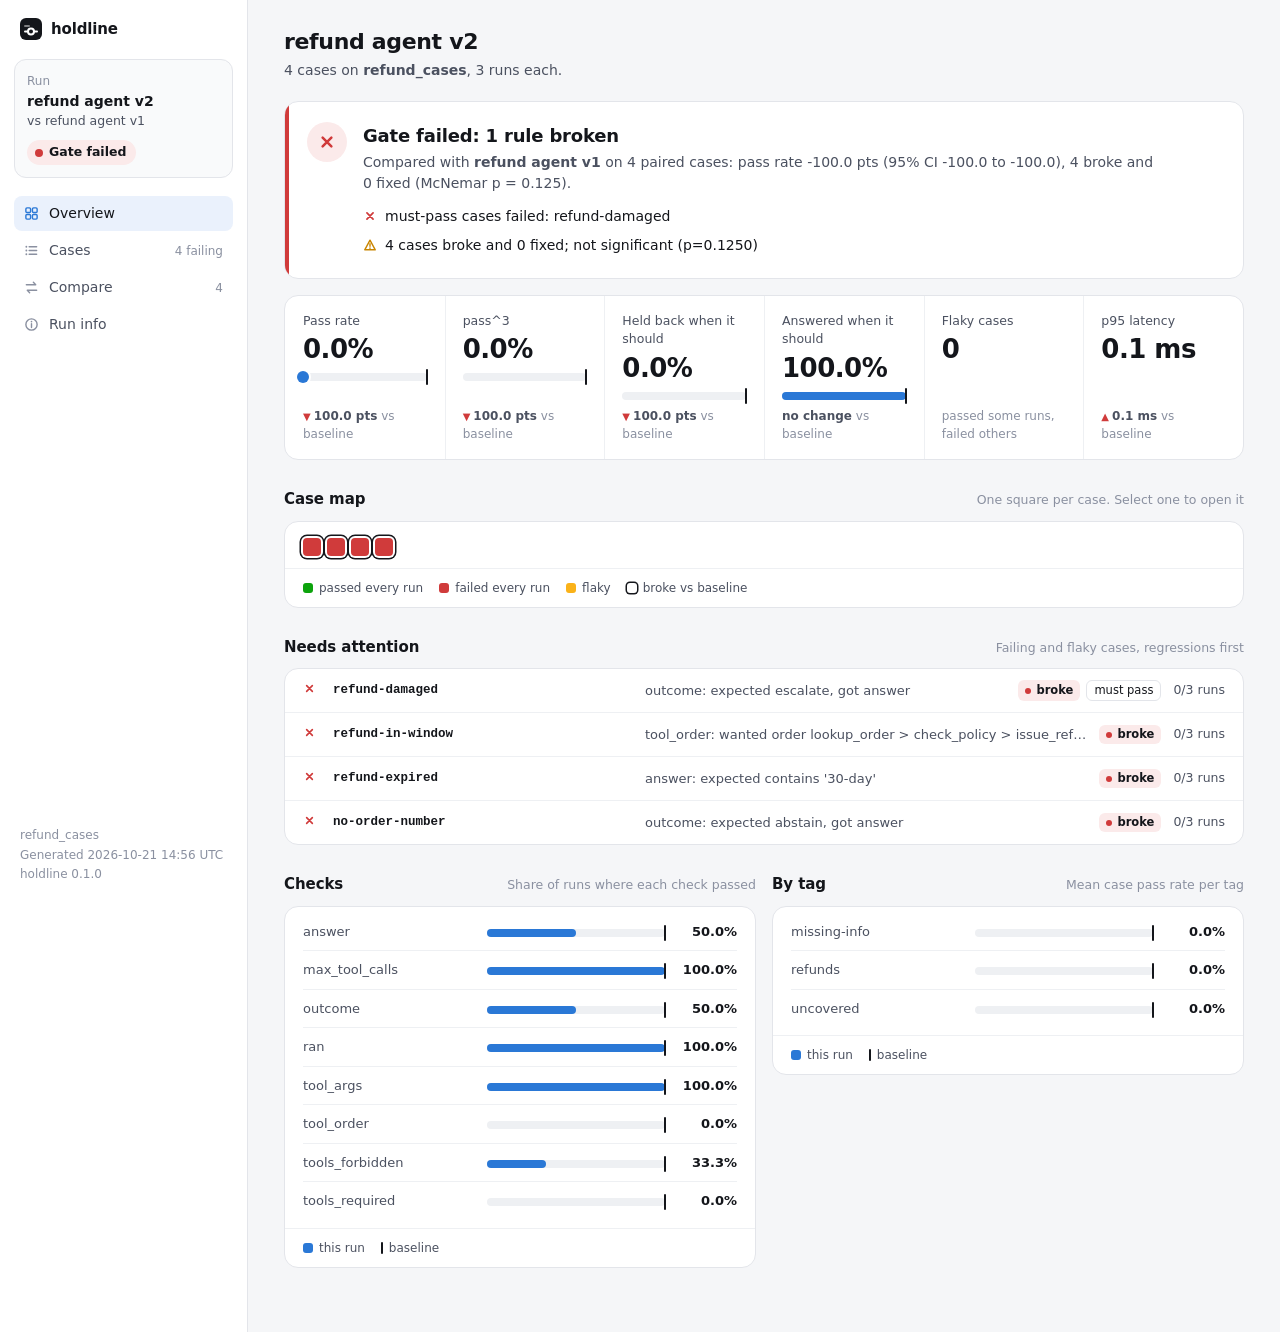
<file: holdline/demo/refund-gate.html>
<!doctype html><html lang='en' class='nojs'><head><meta charset='utf-8'><meta name='viewport' content='width=device-width,initial-scale=1'><title>holdline · refund agent v2</title><style>
:root{color-scheme:light;--bg:#f5f6f8;--surface:#fff;--surface-2:#f9fafb;--line:#e3e5ea;--line-2:#eef0f3;
--ink:#14161b;--ink-2:#4b5160;--ink-3:#8a90a0;--accent:#2a78d6;--accent-soft:#eaf1fc;--accent-mid:#86b6ef;
--good:#0ca30c;--good-bg:#e9f6e9;--bad:#d03b3b;--bad-bg:#fbeaea;--warn:#fab219;--warn-bg:#fef5de;
--orange:#eb6834;--aqua:#1baf7a;--side:248px;
--sans:-apple-system,BlinkMacSystemFont,"SF Pro Text","Segoe UI Variable","Segoe UI",system-ui,Roboto,sans-serif;
--mono:ui-monospace,SFMono-Regular,"SF Mono",Menlo,Consolas,monospace}
*{box-sizing:border-box}
html,body{margin:0;height:100%}
body{background:var(--bg);color:var(--ink);font:14px/1.5 var(--sans);-webkit-font-smoothing:antialiased;text-rendering:optimizeLegibility}
.num{font-variant-numeric:tabular-nums}
code,pre,.mono{font-family:var(--mono);font-size:12.5px}
a{color:inherit;text-decoration:none}
button{font:inherit;color:inherit}
:focus-visible{outline:2px solid var(--accent);outline-offset:2px;border-radius:6px}
.app{display:grid;grid-template-columns:var(--side) minmax(0,1fr);min-height:100%;background:linear-gradient(90deg,var(--surface) calc(var(--side) - 1px),var(--line) calc(var(--side) - 1px),var(--line) var(--side),transparent var(--side))}

/* sidebar */
.side{position:sticky;top:0;height:100vh;background:var(--surface);border-right:1px solid var(--line);
display:flex;flex-direction:column;padding:18px 14px 16px;gap:18px;overflow:auto}
.brand{display:flex;align-items:center;gap:9px;font-weight:650;font-size:15px;letter-spacing:-.01em;padding:0 6px}
.runbox{padding:12px;border:1px solid var(--line);border-radius:12px;background:var(--surface-2)}
.runbox .k{font-size:12px;color:var(--ink-3)}
.runbox .n{font-weight:600;font-size:14px;line-height:1.3;margin-top:2px;word-break:break-word}
.runbox .vs{font-size:12.5px;color:var(--ink-2);margin-top:2px;word-break:break-word}
.vpill{display:inline-flex;align-items:center;gap:6px;margin-top:10px;font-size:12.5px;font-weight:600;
padding:3px 10px 3px 8px;border-radius:99px;background:var(--good-bg);color:var(--ink)}
.vpill.fail{background:var(--bad-bg)}
.vpill i{width:8px;height:8px;border-radius:50%;background:var(--good)}.vpill.fail i{background:var(--bad)}
.nav{display:flex;flex-direction:column;gap:2px}
.nav a{display:flex;align-items:center;gap:10px;padding:7px 10px;border-radius:8px;color:var(--ink-2);font-weight:500}
.nav a svg{color:var(--ink-3)}
.nav a:hover{background:var(--surface-2);color:var(--ink)}
.nav a.on{background:var(--accent-soft);color:var(--ink)}
.nav a.on svg{color:var(--accent)}
.nav .c{margin-left:auto;font-size:12px;color:var(--ink-3);font-weight:500}
.side .foot{margin-top:auto;font-size:12px;color:var(--ink-3);padding:0 6px;line-height:1.6}

/* main */
.main{min-width:0;padding:28px 36px 64px}
.view{max-width:1180px;margin:0 auto}
.js .view:not(.on){display:none}
.nojs .view+.view{margin-top:56px;padding-top:28px;border-top:1px solid var(--line)}
.vh{display:flex;align-items:flex-end;justify-content:space-between;gap:16px;margin-bottom:20px;flex-wrap:wrap}
.vh h1{font-size:22px;line-height:1.25;letter-spacing:-.015em;margin:0;font-weight:650}
.vh p{margin:4px 0 0;color:var(--ink-2);max-width:70ch}
h2{font-size:15px;margin:0;font-weight:620;letter-spacing:-.005em}
.sh{display:flex;align-items:baseline;justify-content:space-between;gap:12px;margin:0 0 10px;flex-wrap:wrap}
.sh p{margin:0;color:var(--ink-3);font-size:12.5px}
.blk{margin-top:28px}
.panel{background:var(--surface);border:1px solid var(--line);border-radius:14px}

/* verdict */
.verdict{display:grid;grid-template-columns:auto minmax(0,1fr);gap:16px;padding:20px 22px;position:relative;overflow:hidden}
.verdict:before{content:"";position:absolute;left:0;top:0;bottom:0;width:4px;background:var(--good)}
.verdict.fail:before{background:var(--bad)}
.vi{width:40px;height:40px;border-radius:50%;display:grid;place-items:center;background:var(--good-bg);color:var(--good)}
.verdict.fail .vi{background:var(--bad-bg);color:var(--bad)}
.vt{font-size:18px;font-weight:650;letter-spacing:-.01em}
.vs2{color:var(--ink-2);margin-top:3px;max-width:90ch}
.vl{list-style:none;margin:12px 0 0;padding:0;display:grid;gap:6px}
.vl li{display:flex;gap:8px;align-items:flex-start}
.vl svg{flex:none;margin-top:3px}
.i-bad{color:var(--bad)}.i-warn{color:#c98500}.i-good{color:var(--good)}

/* stat bar */
.stats{display:grid;grid-template-columns:repeat(auto-fit,minmax(148px,1fr));margin-top:16px;overflow:hidden}
.stat{padding:16px 18px;border-right:1px solid var(--line-2);border-bottom:1px solid var(--line-2);margin:0 -1px -1px 0;
display:flex;flex-direction:column;gap:5px;min-height:116px}
.stat .l{font-size:12.5px;color:var(--ink-2)}
.stat .v{font-size:26px;font-weight:650;letter-spacing:-.02em;line-height:1.1}
.stat .f{font-size:12px;color:var(--ink-3);margin-top:auto}
.delta{display:inline-flex;align-items:center;gap:3px;color:var(--ink-2);font-weight:550}
.delta .g{font-size:10px}.delta.up .g{color:var(--good)}.delta.down .g{color:var(--bad)}
.track{position:relative;height:8px;border-radius:99px;background:var(--line-2);margin:4px 0 2px}
.track .rng{position:absolute;top:0;bottom:0;border-radius:99px;background:#cde2fb}
.track .pt{position:absolute;top:50%;width:12px;height:12px;margin:-6px 0 0 -6px;border-radius:50%;background:var(--accent);box-shadow:0 0 0 2px var(--surface)}
.track .fill{position:absolute;left:0;top:0;bottom:0;border-radius:99px;background:var(--accent)}
.track .base{position:absolute;top:-4px;bottom:-4px;width:2px;margin-left:-1px;background:var(--ink);border-radius:1px}

/* case map */
.map{padding:16px 18px 12px}
.cells{display:grid;grid-template-columns:repeat(auto-fill,18px);gap:6px}
.cell{width:18px;height:18px;border-radius:4px;background:var(--good);display:block;position:relative}
.cell.fail{background:var(--bad)}.cell.flaky{background:var(--warn)}
.cell.broke{box-shadow:0 0 0 2px var(--surface),0 0 0 3.5px var(--ink)}
.cell.fixed:after{content:"";position:absolute;inset:6px;border-radius:50%;background:var(--surface)}
.cell:hover{transform:scale(1.18)}
.legend{display:flex;gap:16px;flex-wrap:wrap;font-size:12px;color:var(--ink-2);padding:10px 18px;border-top:1px solid var(--line-2)}
.legend span{display:inline-flex;align-items:center;gap:6px}
.sw{width:10px;height:10px;border-radius:3px;background:var(--accent);display:inline-block}
.sw.good{background:var(--good)}.sw.bad{background:var(--bad)}.sw.warn{background:var(--warn)}
.sw.ring{background:var(--surface);box-shadow:0 0 0 1.5px var(--ink)}
.sw.base{width:2px;height:12px;background:var(--ink);border-radius:1px}

/* meters */
.two{display:grid;grid-template-columns:1fr 1fr;gap:16px}
.meters{padding:6px 18px 8px}
.meter{display:grid;grid-template-columns:minmax(100px,170px) 1fr 58px;align-items:center;gap:14px;padding:9px 0;border-bottom:1px solid var(--line-2)}
.meter:last-child{border-bottom:0}
.meter .nm{font-size:13px;color:var(--ink-2);overflow:hidden;text-overflow:ellipsis;white-space:nowrap}
.meter .pc{text-align:right;font-size:13px;font-weight:550}

/* attention list */
.att a{display:grid;grid-template-columns:18px minmax(160px,300px) minmax(0,1fr) auto auto;gap:12px;align-items:center;
padding:11px 18px;border-bottom:1px solid var(--line-2)}
.att a:last-child{border-bottom:0}
.att a:hover{background:var(--surface-2)}
.att .id{font-family:var(--mono);font-size:12.5px;font-weight:550;overflow:hidden;text-overflow:ellipsis;white-space:nowrap}
.att .why{color:var(--ink-2);font-size:13px;overflow:hidden;text-overflow:ellipsis;white-space:nowrap}
.att .runs{font-size:12.5px;color:var(--ink-2);text-align:right}
.att .more{display:block;padding:11px 18px;color:var(--accent);font-weight:550}

/* tables */
table.t{width:100%;border-collapse:collapse;font-size:13.5px}
.t th{text-align:left;font-weight:550;color:var(--ink-3);font-size:12.5px;padding:10px 18px;border-bottom:1px solid var(--line)}
.t td{padding:10px 18px;border-bottom:1px solid var(--line-2);vertical-align:top}
.t tr:last-child td{border-bottom:0}
.t .r{text-align:right}
.t a.lnk{font-family:var(--mono);font-size:12.5px;font-weight:550}
.t a.lnk:hover{color:var(--accent)}
.t .why{color:var(--ink-2)}
dl.kv{display:grid;grid-template-columns:minmax(120px,200px) 1fr;margin:0;padding:6px 18px}
dl.kv dt{color:var(--ink-3);padding:10px 0;border-bottom:1px solid var(--line-2)}
dl.kv dd{margin:0;padding:10px 0;border-bottom:1px solid var(--line-2);word-break:break-word}
dl.kv dt:nth-last-of-type(1),dl.kv dd:last-of-type{border-bottom:0}

/* cases: toolbar, list, detail */
.toolbar{display:flex;gap:10px;align-items:center;flex-wrap:wrap;margin-bottom:12px}
.seg{display:inline-flex;background:var(--surface);border:1px solid var(--line);border-radius:10px;padding:3px;gap:2px;flex-wrap:wrap}
.seg button{border:0;background:none;color:var(--ink-2);padding:5px 11px;border-radius:7px;cursor:pointer;font-size:13px}
.seg button[aria-pressed=true]{background:var(--ink);color:#fff}
.seg button .n{opacity:.6;margin-left:5px}
.seg button:hover:not([aria-pressed=true]){background:var(--surface-2);color:var(--ink)}
.search{flex:1;min-width:200px;position:relative}
.search input{width:100%;font:inherit;font-size:13.5px;padding:8px 12px 8px 34px;border:1px solid var(--line);border-radius:10px;background:var(--surface);color:var(--ink)}
.search input:focus{outline:2px solid #cde2fb;border-color:var(--accent-mid)}
.search svg{position:absolute;left:11px;top:50%;margin-top:-7px;color:var(--ink-3)}
.kbd{font-family:var(--mono);font-size:11px;color:var(--ink-3);border:1px solid var(--line);border-bottom-width:2px;border-radius:5px;padding:0 5px;background:var(--surface)}
.hint{font-size:12px;color:var(--ink-3);display:flex;gap:6px;align-items:center}
.split{display:grid;grid-template-columns:minmax(260px,360px) minmax(0,1fr);gap:16px;align-items:start}
.list{overflow:hidden;position:sticky;top:16px;max-height:calc(100vh - 32px);display:flex;flex-direction:column}
.list .rows{overflow:auto}
.lh{padding:10px 14px;border-bottom:1px solid var(--line-2);font-size:12.5px;color:var(--ink-3);display:flex;justify-content:space-between}
.row{display:grid;grid-template-columns:18px minmax(0,1fr) auto;gap:10px;align-items:center;padding:10px 14px;border-bottom:1px solid var(--line-2);position:relative}
.row:last-child{border-bottom:0}
.row:hover{background:var(--surface-2)}
.row.on{background:var(--accent-soft)}
.row.on:before{content:"";position:absolute;left:0;top:6px;bottom:6px;width:3px;border-radius:0 3px 3px 0;background:var(--accent)}
.row .id{font-family:var(--mono);font-size:12.5px;font-weight:550;overflow:hidden;text-overflow:ellipsis;white-space:nowrap}
.row .sub{font-size:12px;color:var(--ink-3);overflow:hidden;text-overflow:ellipsis;white-space:nowrap}
.dots{display:flex;gap:3px;align-items:center}
.dots i{width:8px;height:8px;border-radius:50%;background:var(--good)}
.dots i.x{background:var(--bad)}
.empty{padding:36px 20px;text-align:center;color:var(--ink-2)}
.empty b{display:block;color:var(--ink);font-size:14px;margin-bottom:4px}
.empty button{margin-top:12px}
.btn{border:1px solid var(--line);background:var(--surface);color:var(--ink-2);border-radius:9px;padding:6px 12px;cursor:pointer;font-size:13px}
.btn:hover{background:var(--surface-2);color:var(--ink)}
.detail{padding:20px 22px 22px;min-width:0}
.js .detail:not(.on){display:none}
.nojs .detail+.detail{border-top:1px solid var(--line)}
.dh{display:flex;justify-content:space-between;align-items:flex-start;gap:12px;flex-wrap:wrap}
.dh h2{font-family:var(--mono);font-size:15px;font-weight:600;word-break:break-all}
.tags{display:flex;gap:6px;flex-wrap:wrap;margin-top:6px}
.tag{font-size:11.5px;color:var(--ink-2);background:var(--line-2);border-radius:6px;padding:1px 7px}
.tag.must{background:var(--surface);border:1px solid var(--line);color:var(--ink)}
.flag{font-size:11.5px;font-weight:600;border-radius:6px;padding:1px 7px;display:inline-flex;gap:5px;align-items:center;color:var(--ink)}
.flag:before{content:"";width:6px;height:6px;border-radius:50%}
.flag.broke{background:var(--bad-bg)}.flag.broke:before{background:var(--bad)}
.flag.fixed{background:var(--good-bg)}.flag.fixed:before{background:var(--good)}
.score{text-align:right}
.score .big{font-size:20px;font-weight:650}
.score .s{font-size:12px;color:var(--ink-3)}
.back{display:none}
.io{display:grid;grid-template-columns:1fr 1fr;gap:12px;margin-top:16px}
.box{border:1px solid var(--line-2);border-radius:10px;background:var(--surface-2);min-width:0}
.box h3{margin:0;font-size:12px;font-weight:600;color:var(--ink-3);padding:8px 12px;border-bottom:1px solid var(--line-2)}
.box pre{margin:0;padding:10px 12px;white-space:pre-wrap;word-break:break-word;max-height:240px;overflow:auto}
.rg{border:1px solid var(--line);border-radius:12px;overflow:hidden;margin-top:14px}
.rgh{display:flex;align-items:center;gap:8px;padding:10px 14px;background:var(--surface-2);border-bottom:1px solid var(--line-2);font-weight:550;flex-wrap:wrap}
.rgh .m{margin-left:auto;color:var(--ink-3);font-weight:400;font-size:12.5px}
.checks{padding:12px 14px 2px;display:grid;gap:6px}
.chk{display:flex;gap:8px;align-items:flex-start;font-size:13px}
.chk svg{flex:none;margin-top:3px}
.chk .d{color:var(--ink-2)}
.passed{display:flex;flex-wrap:wrap;gap:4px 12px;padding:6px 14px 10px}
.passed span{font-size:12px;color:var(--ink-2);display:inline-flex;gap:4px;align-items:center}
.tlh{font-size:12px;font-weight:600;color:var(--ink-3);padding:8px 14px 0}
.tl{list-style:none;margin:0;padding:6px 14px 12px}
.st{position:relative;padding:8px 0 8px 26px}
.st:before{content:"";position:absolute;left:7px;top:0;bottom:0;width:2px;background:var(--line)}
.st:first-child:before{top:16px}.st:last-child:before{bottom:calc(100% - 16px)}
.st:only-child:before{display:none}
.st .nd{position:absolute;left:2px;top:12px;width:12px;height:12px;border-radius:50%;background:var(--surface);border:3px solid var(--accent)}
.st.k-llm .nd{border-color:var(--orange)}.st.k-decision .nd{border-color:var(--aqua)}
.st.k-other .nd{border-color:var(--ink-3)}.st.err .nd{border-color:var(--bad);background:var(--bad)}
.sr{display:flex;align-items:center;gap:8px;flex-wrap:wrap}
.kind{font-size:11px;font-weight:600;border-radius:5px;padding:1px 6px 1px 8px;color:var(--ink);background:var(--line-2)}
.k-tool .kind{box-shadow:inset 3px 0 0 var(--accent)}.k-llm .kind{box-shadow:inset 3px 0 0 var(--orange)}
.k-decision .kind{box-shadow:inset 3px 0 0 var(--aqua)}
.sr code{font-weight:600;font-size:13px}
.sr .m{margin-left:auto;font-size:12px;color:var(--ink-3)}
.st pre{margin:6px 0 0;background:var(--surface-2);border:1px solid var(--line-2);border-radius:8px;padding:7px 10px;white-space:pre-wrap;word-break:break-word;max-height:180px;overflow:auto}
.st .errm{margin-top:6px;font-size:12.5px;display:flex;gap:6px;align-items:flex-start}
.st details summary{font-size:12px;color:var(--ink-3);cursor:pointer;margin-top:4px}
.outbox{padding:0 14px 14px}

/* calibration */
.cm{display:grid;grid-template-columns:auto 1fr 1fr;gap:6px;padding:16px 18px}
.cm .h{font-size:12px;color:var(--ink-3);display:flex;align-items:center;justify-content:center;text-align:center}
.cm .rh{justify-content:flex-start;padding-right:6px}
.cmc{border-radius:10px;padding:14px;min-height:84px;display:flex;flex-direction:column;justify-content:space-between;border:1px solid transparent}
.cmc b{font-size:24px;font-weight:650}
.cmc span{font-size:12px;color:var(--ink-2)}
.cmc.fp{border-color:var(--bad);box-shadow:inset 0 0 0 1px var(--bad)}
.div{padding:14px 18px 6px}
.drow,.dscale{display:grid;grid-template-columns:minmax(80px,150px) 1fr 64px;gap:12px;align-items:center}
.drow{padding:8px 0}
.dscale{font-size:11.5px;color:var(--ink-3);padding-bottom:8px}
.dscale div:nth-child(2){display:flex;justify-content:space-between;white-space:nowrap;gap:8px}
.dtrack{position:relative;height:16px}
.dtrack .ax{position:absolute;left:50%;top:-4px;bottom:-4px;width:1px;background:var(--ink-3)}
.dtrack .bar{position:absolute;top:2px;bottom:2px;border-radius:4px}
.bar.len{background:#e34948}.bar.har{background:var(--accent)}
.note{display:flex;gap:8px;align-items:flex-start;padding:12px 18px;border-top:1px solid var(--line-2);font-size:13px}
.note svg{margin-top:3px}
.verdict-chip{display:inline-flex;align-items:center;gap:5px;font-size:12px;font-weight:600}
.verdict-chip:before{content:"";width:7px;height:7px;border-radius:50%;background:var(--good)}
.verdict-chip.f:before{background:var(--bad)}

/* responsive */
@media(max-width:1100px){.two{grid-template-columns:1fr}}
@media(max-width:860px){
.app{grid-template-columns:1fr;background:none}
.side{position:sticky;top:0;z-index:10;height:auto;flex-direction:row;flex-wrap:wrap;align-items:center;gap:8px 12px;
padding:10px 16px;border-right:0;border-bottom:1px solid var(--line)}
.runbox,.side .foot{display:none}
.nav{flex-direction:row;overflow-x:auto;width:100%;gap:4px;scrollbar-width:none}
.nav a{white-space:nowrap;padding:6px 10px}
.side .vpill{margin:0 0 0 auto}
.main{padding:20px 16px 56px}
.split{grid-template-columns:1fr}
.list{position:static;max-height:none}
.js .split.has-sel .list{display:none}
.js .split:not(.has-sel) .detailwrap{display:none}
.back{display:inline-flex;margin-bottom:12px}
.io{grid-template-columns:1fr}
.hint{display:none}
.score{text-align:left;display:flex;gap:6px;align-items:baseline}.score .big{font-size:15px}.dh{gap:6px}
.att a{grid-template-columns:18px minmax(0,1fr) auto;grid-template-areas:'i id r' '. why why';gap:2px 10px}
.att a>:nth-child(1){grid-area:i}.att .id{grid-area:id}.att .why{grid-area:why;white-space:normal}.att .runs{grid-area:r}.att .fl{display:none}}
@media(max-width:560px){.vh h1{font-size:19px}.stat{min-height:0;padding:14px}.stat .v{font-size:22px}
.meter{grid-template-columns:1fr 54px;gap:4px 10px}.meter .track{grid-column:1/-1;grid-row:2}
.detail{padding:16px}.verdict{padding:16px;gap:12px}.t th,.t td{padding:8px 10px;font-size:12.5px}.t .hs{display:none}
dl.kv{grid-template-columns:1fr}dl.kv dt{border-bottom:0;padding-bottom:0}}
@media print{.side{display:none}.app{display:block}.js .view{display:block!important}.toolbar{display:none}}
@media(prefers-reduced-motion:reduce){*{transition:none!important}}
</style></head><body><div class='app'><aside class='side'><div class='brand'><svg width='22' height='22' viewBox='0 0 22 22' aria-hidden='true'><rect width='22' height='22' rx='6' fill='#14161b'/><path d='M5 13.5h12' stroke='#fff' stroke-width='2' stroke-linecap='round'/><circle cx='11' cy='13.5' r='3' fill='#14161b' stroke='#fff' stroke-width='2'/><path d='M5 8h4' stroke='#fff' stroke-opacity='.45' stroke-width='2' stroke-linecap='round'/></svg>holdline</div><div class='runbox'><div class='k'>Run</div><div class='n'>refund agent v2</div><div class='vs'>vs refund agent v1</div><div class='vpill fail'><i></i>Gate failed</div></div><nav class='nav' aria-label='Report'><a href='#/overview' data-v='overview'><svg width='15' height='15' viewBox='0 0 16 16' aria-hidden='true'><rect x='2' y='2' width='5' height='5' rx='1.2' fill='none' stroke='currentColor' stroke-width='1.5'/><rect x='9' y='2' width='5' height='5' rx='1.2' fill='none' stroke='currentColor' stroke-width='1.5'/><rect x='2' y='9' width='5' height='5' rx='1.2' fill='none' stroke='currentColor' stroke-width='1.5'/><rect x='9' y='9' width='5' height='5' rx='1.2' fill='none' stroke='currentColor' stroke-width='1.5'/></svg><span>Overview</span></a><a href='#/cases' data-v='cases'><svg width='15' height='15' viewBox='0 0 16 16' aria-hidden='true'><path d='M5.5 4h8M5.5 8h8M5.5 12h8' stroke='currentColor' stroke-width='1.5' stroke-linecap='round'/><circle cx='2.5' cy='4' r='1' fill='currentColor'/><circle cx='2.5' cy='8' r='1' fill='currentColor'/><circle cx='2.5' cy='12' r='1' fill='currentColor'/></svg><span>Cases</span><span class='c num'>4 failing</span></a><a href='#/compare' data-v='compare'><svg width='15' height='15' viewBox='0 0 16 16' aria-hidden='true'><path d='M2.5 5h10l-2.5-2.5M13.5 11h-10L6 13.5' fill='none' stroke='currentColor' stroke-width='1.5' stroke-linecap='round' stroke-linejoin='round'/></svg><span>Compare</span><span class='c num'>4</span></a><a href='#/info' data-v='info'><svg width='15' height='15' viewBox='0 0 16 16' aria-hidden='true'><circle cx='8' cy='8' r='6' fill='none' stroke='currentColor' stroke-width='1.5'/><path d='M8 7.2v4' stroke='currentColor' stroke-width='1.5' stroke-linecap='round'/><circle cx='8' cy='4.9' r='.9' fill='currentColor'/></svg><span>Run info</span></a></nav><div class='foot'>refund_cases<br>Generated 2026-10-21 14:56 UTC<br>holdline 0.1.0</div></aside><main class='main'><section class='view' id='v-overview'><div class='vh'><div><h1>refund agent v2</h1><p>4 cases on <b>refund_cases</b>, 3 runs each.</p></div></div><div class='panel verdict fail'><div class='vi'><svg width='20' height='20' viewBox='0 0 16 16' aria-hidden='true'><path d='M4.5 4.5l7 7M11.5 4.5l-7 7' fill='none' stroke='currentColor' stroke-width='2' stroke-linecap='round'/></svg></div><div><div class='vt'>Gate failed: 1 rule broken</div><div class='vs2'>Compared with <b>refund agent v1</b> on 4 paired cases: pass rate -100.0 pts (95% CI -100.0 to -100.0), 4 broke and 0 fixed (McNemar p = 0.125).</div><ul class='vl'><li><span class='i-bad'><svg width='14' height='14' viewBox='0 0 16 16' aria-hidden='true'><path d='M4.5 4.5l7 7M11.5 4.5l-7 7' fill='none' stroke='currentColor' stroke-width='2' stroke-linecap='round'/></svg></span><span>must-pass cases failed: refund-damaged</span></li><li><span class='i-warn'><svg width='14' height='14' viewBox='0 0 16 16' aria-hidden='true'><path d='M8 2.5l6 11H2z' fill='none' stroke='currentColor' stroke-width='1.6' stroke-linejoin='round'/><path d='M8 6.5v3' stroke='currentColor' stroke-width='1.6' stroke-linecap='round'/><circle cx='8' cy='11.6' r='.9' fill='currentColor'/></svg></span><span>4 cases broke and 0 fixed; not significant (p=0.1250)</span></li></ul></div></div><div class='panel stats'><div class='stat'><div class='l'>Pass rate</div><div class='v num'>0.0%</div><div class='track' title='estimate 0.0%, 95% interval 0.0% to 0.0%' role='img' aria-label='estimate 0.0%, 95% interval 0.0% to 0.0%'><span class='rng' style='left:0.00%;width:0.80%'></span><span class='base' style='left:100.00%' title='baseline 100.0%'></span><span class='pt' style='left:0.00%'></span></div><div class='f num'><span class='delta down'><span class='g'>&#9660;</span>100.0 pts</span> vs baseline</div></div><div class='stat'><div class='l'>pass^3</div><div class='v num'>0.0%</div><div class='track' title='0.0% (baseline 100.0%)' role='img' aria-label='0.0% (baseline 100.0%)'><span class='fill' style='width:0.00%'></span><span class='base' style='left:100.00%'></span></div><div class='f num'><span class='delta down'><span class='g'>&#9660;</span>100.0 pts</span> vs baseline</div></div><div class='stat'><div class='l'>Held back when it should</div><div class='v num'>0.0%</div><div class='track' title='0.0% (baseline 100.0%)' role='img' aria-label='0.0% (baseline 100.0%)'><span class='fill' style='width:0.00%'></span><span class='base' style='left:100.00%'></span></div><div class='f num'><span class='delta down'><span class='g'>&#9660;</span>100.0 pts</span> vs baseline</div></div><div class='stat'><div class='l'>Answered when it should</div><div class='v num'>100.0%</div><div class='track' title='100.0% (baseline 100.0%)' role='img' aria-label='100.0% (baseline 100.0%)'><span class='fill' style='width:100.00%'></span><span class='base' style='left:100.00%'></span></div><div class='f num'><span class='delta'>no change</span> vs baseline</div></div><div class='stat'><div class='l'>Flaky cases</div><div class='v num'>0</div><div class='f num'>passed some runs, failed others</div></div><div class='stat'><div class='l'>p95 latency</div><div class='v num'>0.1 ms</div><div class='f num'><span class='delta down'><span class='g'>&#9650;</span>0.1 ms</span> vs baseline</div></div></div><div class='blk'><div class='sh'><h2>Case map</h2><p>One square per case. Select one to open it</p></div><div class='panel'><div class='map'><div class='cells'><a class='cell fail broke' href='#/cases/refund-in-window' title='refund-in-window: 0/3 runs passed, broke vs baseline' aria-label='refund-in-window: 0/3 runs passed, broke vs baseline'></a><a class='cell fail broke' href='#/cases/refund-expired' title='refund-expired: 0/3 runs passed, broke vs baseline' aria-label='refund-expired: 0/3 runs passed, broke vs baseline'></a><a class='cell fail broke' href='#/cases/refund-damaged' title='refund-damaged: 0/3 runs passed, broke vs baseline' aria-label='refund-damaged: 0/3 runs passed, broke vs baseline'></a><a class='cell fail broke' href='#/cases/no-order-number' title='no-order-number: 0/3 runs passed, broke vs baseline' aria-label='no-order-number: 0/3 runs passed, broke vs baseline'></a></div></div><div class='legend'><span><i class='sw good'></i>passed every run</span><span><i class='sw bad'></i>failed every run</span><span><i class='sw warn'></i>flaky</span><span><i class='sw ring'></i>broke vs baseline</span></div></div></div><div class='blk'><div class='sh'><h2>Needs attention</h2><p>Failing and flaky cases, regressions first</p></div><div class='panel att'><a href='#/cases/refund-damaged'><span class='i-bad' title='failed every run'><svg width='13' height='13' viewBox='0 0 16 16' aria-hidden='true'><path d='M4.5 4.5l7 7M11.5 4.5l-7 7' fill='none' stroke='currentColor' stroke-width='2' stroke-linecap='round'/></svg></span><span class='id'>refund-damaged</span><span class='why'>outcome: expected escalate, got answer</span><span class='fl tags' style='margin:0'><span class='flag broke'>broke</span><span class='tag must'>must pass</span></span><span class='runs num'>0/3 runs</span></a><a href='#/cases/refund-in-window'><span class='i-bad' title='failed every run'><svg width='13' height='13' viewBox='0 0 16 16' aria-hidden='true'><path d='M4.5 4.5l7 7M11.5 4.5l-7 7' fill='none' stroke='currentColor' stroke-width='2' stroke-linecap='round'/></svg></span><span class='id'>refund-in-window</span><span class='why'>tool_order: wanted order lookup_order &gt; check_policy &gt; issue_refund, got lookup_order &gt; issue_refund</span><span class='fl tags' style='margin:0'><span class='flag broke'>broke</span></span><span class='runs num'>0/3 runs</span></a><a href='#/cases/refund-expired'><span class='i-bad' title='failed every run'><svg width='13' height='13' viewBox='0 0 16 16' aria-hidden='true'><path d='M4.5 4.5l7 7M11.5 4.5l-7 7' fill='none' stroke='currentColor' stroke-width='2' stroke-linecap='round'/></svg></span><span class='id'>refund-expired</span><span class='why'>answer: expected contains &#x27;30-day&#x27;</span><span class='fl tags' style='margin:0'><span class='flag broke'>broke</span></span><span class='runs num'>0/3 runs</span></a><a href='#/cases/no-order-number'><span class='i-bad' title='failed every run'><svg width='13' height='13' viewBox='0 0 16 16' aria-hidden='true'><path d='M4.5 4.5l7 7M11.5 4.5l-7 7' fill='none' stroke='currentColor' stroke-width='2' stroke-linecap='round'/></svg></span><span class='id'>no-order-number</span><span class='why'>outcome: expected abstain, got answer</span><span class='fl tags' style='margin:0'><span class='flag broke'>broke</span></span><span class='runs num'>0/3 runs</span></a></div></div><div class='blk two'><div><div class='sh'><h2>Checks</h2><p>Share of runs where each check passed</p></div><div class='panel'><div class='meters'><div class='meter'><div class='nm' title='answer'>answer</div><div class='track' title='answer 50.0% (baseline 100.0%)' role='img' aria-label='answer 50.0% (baseline 100.0%)'><span class='fill' style='width:50.00%'></span><span class='base' style='left:100.00%'></span></div><div class='pc num'>50.0%</div></div><div class='meter'><div class='nm' title='max_tool_calls'>max_tool_calls</div><div class='track' title='max_tool_calls 100.0% (baseline 100.0%)' role='img' aria-label='max_tool_calls 100.0% (baseline 100.0%)'><span class='fill' style='width:100.00%'></span><span class='base' style='left:100.00%'></span></div><div class='pc num'>100.0%</div></div><div class='meter'><div class='nm' title='outcome'>outcome</div><div class='track' title='outcome 50.0% (baseline 100.0%)' role='img' aria-label='outcome 50.0% (baseline 100.0%)'><span class='fill' style='width:50.00%'></span><span class='base' style='left:100.00%'></span></div><div class='pc num'>50.0%</div></div><div class='meter'><div class='nm' title='ran'>ran</div><div class='track' title='ran 100.0% (baseline 100.0%)' role='img' aria-label='ran 100.0% (baseline 100.0%)'><span class='fill' style='width:100.00%'></span><span class='base' style='left:100.00%'></span></div><div class='pc num'>100.0%</div></div><div class='meter'><div class='nm' title='tool_args'>tool_args</div><div class='track' title='tool_args 100.0% (baseline 100.0%)' role='img' aria-label='tool_args 100.0% (baseline 100.0%)'><span class='fill' style='width:100.00%'></span><span class='base' style='left:100.00%'></span></div><div class='pc num'>100.0%</div></div><div class='meter'><div class='nm' title='tool_order'>tool_order</div><div class='track' title='tool_order 0.0% (baseline 100.0%)' role='img' aria-label='tool_order 0.0% (baseline 100.0%)'><span class='fill' style='width:0.00%'></span><span class='base' style='left:100.00%'></span></div><div class='pc num'>0.0%</div></div><div class='meter'><div class='nm' title='tools_forbidden'>tools_forbidden</div><div class='track' title='tools_forbidden 33.3% (baseline 100.0%)' role='img' aria-label='tools_forbidden 33.3% (baseline 100.0%)'><span class='fill' style='width:33.33%'></span><span class='base' style='left:100.00%'></span></div><div class='pc num'>33.3%</div></div><div class='meter'><div class='nm' title='tools_required'>tools_required</div><div class='track' title='tools_required 0.0% (baseline 100.0%)' role='img' aria-label='tools_required 0.0% (baseline 100.0%)'><span class='fill' style='width:0.00%'></span><span class='base' style='left:100.00%'></span></div><div class='pc num'>0.0%</div></div></div><div class='legend'><span><i class='sw'></i>this run</span><span><i class='sw base'></i>baseline</span></div></div></div><div><div class='sh'><h2>By tag</h2><p>Mean case pass rate per tag</p></div><div class='panel'><div class='meters'><div class='meter'><div class='nm' title='missing-info'>missing-info</div><div class='track' title='missing-info 0.0% (baseline 100.0%)' role='img' aria-label='missing-info 0.0% (baseline 100.0%)'><span class='fill' style='width:0.00%'></span><span class='base' style='left:100.00%'></span></div><div class='pc num'>0.0%</div></div><div class='meter'><div class='nm' title='refunds'>refunds</div><div class='track' title='refunds 0.0% (baseline 100.0%)' role='img' aria-label='refunds 0.0% (baseline 100.0%)'><span class='fill' style='width:0.00%'></span><span class='base' style='left:100.00%'></span></div><div class='pc num'>0.0%</div></div><div class='meter'><div class='nm' title='uncovered'>uncovered</div><div class='track' title='uncovered 0.0% (baseline 100.0%)' role='img' aria-label='uncovered 0.0% (baseline 100.0%)'><span class='fill' style='width:0.00%'></span><span class='base' style='left:100.00%'></span></div><div class='pc num'>0.0%</div></div></div><div class='legend'><span><i class='sw'></i>this run</span><span><i class='sw base'></i>baseline</span></div></div></div></div></section><section class='view' id='v-cases'><div class='vh'><div><h1>Cases</h1><p>Each case with its checks and the full trace of every run.</p></div></div><div class='toolbar'><div class='seg' role='group' aria-label='Filter cases'><button type='button' data-filter='all' aria-pressed='true'>All<span class='n num'>4</span></button><button type='button' data-filter='failing' aria-pressed='false'>Failing<span class='n num'>4</span></button><button type='button' data-filter='flaky' aria-pressed='false'>Flaky<span class='n num'>0</span></button><button type='button' data-filter='regressed' aria-pressed='false'>Broke<span class='n num'>4</span></button><button type='button' data-filter='must' aria-pressed='false'>Must pass<span class='n num'>1</span></button></div><label class='search'><svg width='14' height='14' viewBox='0 0 16 16' aria-hidden='true'><circle cx='7' cy='7' r='4.5' fill='none' stroke='currentColor' stroke-width='1.6'/><path d='M10.5 10.5L14 14' stroke='currentColor' stroke-width='1.6' stroke-linecap='round'/></svg><input id='q' type='search' placeholder='Search by case, tag or outcome' aria-label='Search cases'></label><span class='hint'><span class='kbd'>/</span>search <span class='kbd'>j</span><span class='kbd'>k</span>move</span></div><div class='split'><div class='panel list'><div class='lh'><span><span id='shown' class='num'>4</span> cases</span><span>runs</span></div><div class='rows'><a class='row' href='#/cases/refund-in-window' data-id='refund-in-window' data-state='fail' data-failing='1' data-flaky='0' data-must='0' data-regressed='1' data-search='refund-in-window refunds answer'><span class='i-bad' title='failed every run'><svg width='14' height='14' viewBox='0 0 16 16' aria-hidden='true'><path d='M4.5 4.5l7 7M11.5 4.5l-7 7' fill='none' stroke='currentColor' stroke-width='2' stroke-linecap='round'/></svg></span><div style='min-width:0'><div class='id'>refund-in-window</div><div class='sub'>tool_order: wanted order lookup_order &gt; check_policy &gt; issue_refund, got lookup_order &gt; issue_refund</div></div><div class='dots' title='0/3 runs passed'><i class='x'></i><i class='x'></i><i class='x'></i></div></a><a class='row' href='#/cases/refund-expired' data-id='refund-expired' data-state='fail' data-failing='1' data-flaky='0' data-must='0' data-regressed='1' data-search='refund-expired refunds answer'><span class='i-bad' title='failed every run'><svg width='14' height='14' viewBox='0 0 16 16' aria-hidden='true'><path d='M4.5 4.5l7 7M11.5 4.5l-7 7' fill='none' stroke='currentColor' stroke-width='2' stroke-linecap='round'/></svg></span><div style='min-width:0'><div class='id'>refund-expired</div><div class='sub'>answer: expected contains &#x27;30-day&#x27;</div></div><div class='dots' title='0/3 runs passed'><i class='x'></i><i class='x'></i><i class='x'></i></div></a><a class='row' href='#/cases/refund-damaged' data-id='refund-damaged' data-state='fail' data-failing='1' data-flaky='0' data-must='1' data-regressed='1' data-search='refund-damaged refunds uncovered answer'><span class='i-bad' title='failed every run'><svg width='14' height='14' viewBox='0 0 16 16' aria-hidden='true'><path d='M4.5 4.5l7 7M11.5 4.5l-7 7' fill='none' stroke='currentColor' stroke-width='2' stroke-linecap='round'/></svg></span><div style='min-width:0'><div class='id'>refund-damaged</div><div class='sub'>outcome: expected escalate, got answer</div></div><div class='dots' title='0/3 runs passed'><i class='x'></i><i class='x'></i><i class='x'></i></div></a><a class='row' href='#/cases/no-order-number' data-id='no-order-number' data-state='fail' data-failing='1' data-flaky='0' data-must='0' data-regressed='1' data-search='no-order-number missing-info answer'><span class='i-bad' title='failed every run'><svg width='14' height='14' viewBox='0 0 16 16' aria-hidden='true'><path d='M4.5 4.5l7 7M11.5 4.5l-7 7' fill='none' stroke='currentColor' stroke-width='2' stroke-linecap='round'/></svg></span><div style='min-width:0'><div class='id'>no-order-number</div><div class='sub'>outcome: expected abstain, got answer</div></div><div class='dots' title='0/3 runs passed'><i class='x'></i><i class='x'></i><i class='x'></i></div></a></div><div class='empty' id='empty' hidden><b>No cases match.</b>Try another filter or search term.<br><button type='button' class='btn' id='clear'>Clear filters</button></div></div><div class='detailwrap'><article class='panel detail' data-id='refund-in-window'><a class='btn back' href='#/cases'><svg width='13' height='13' viewBox='0 0 16 16' aria-hidden='true'><path d='M10 3.5L5.5 8l4.5 4.5' fill='none' stroke='currentColor' stroke-width='1.8' stroke-linecap='round' stroke-linejoin='round'/></svg>&nbsp;All cases</a><div class='dh'><div style='min-width:0'><h2>refund-in-window</h2><div class='tags'><span class='tag'>refunds</span><span class='flag broke'>broke vs baseline</span></div></div><div class='score'><div class='big num'>0/3</div><div class='s'>runs passed</div></div></div><div class='io'><div class='box'><h3>Input</h3><pre>Can I return order A100?</pre></div><div class='box'><h3>Expected</h3><pre>{
  &quot;outcome&quot;: &quot;answer&quot;,
  &quot;answer&quot;: &quot;refund&quot;,
  &quot;tool_order&quot;: [
    &quot;lookup_order&quot;,
    &quot;check_policy&quot;,
    &quot;issue_refund&quot;
  ],
  &quot;tool_args&quot;: {
    &quot;issue_refund&quot;: {
      &quot;type&quot;: &quot;object&quot;,
      &quot;required&quot;: [
        &quot;order_id&quot;
      ],
      &quot;properties&quot;: {
        &quot;order_id&quot;: {
          &quot;type&quot;: &quot;string&quot;,
          &quot;pattern&quot;: &quot;^A\\d{3}$&quot;
        }
      }
    }
  }
}</pre></div></div><div class='rg'><div class='rgh'><span class='i-bad'><svg width='14' height='14' viewBox='0 0 16 16' aria-hidden='true'><path d='M4.5 4.5l7 7M11.5 4.5l-7 7' fill='none' stroke='currentColor' stroke-width='2' stroke-linecap='round'/></svg></span>All 3 runs failed<span class='m num'>0.1 ms, outcome answer</span></div><div class='checks'><div class='chk'><span class='i-bad'><svg width='13' height='13' viewBox='0 0 16 16' aria-hidden='true'><path d='M4.5 4.5l7 7M11.5 4.5l-7 7' fill='none' stroke='currentColor' stroke-width='2' stroke-linecap='round'/></svg></span><span><b>tool_order</b> <span class='d'>wanted order lookup_order &gt; check_policy &gt; issue_refund, got lookup_order &gt; issue_refund</span></span></div></div><div class='passed'><span><span class='i-good'><svg width='12' height='12' viewBox='0 0 16 16' aria-hidden='true'><path d='M3.5 8.5l3 3 6-7' fill='none' stroke='currentColor' stroke-width='2' stroke-linecap='round' stroke-linejoin='round'/></svg></span>ran</span><span><span class='i-good'><svg width='12' height='12' viewBox='0 0 16 16' aria-hidden='true'><path d='M3.5 8.5l3 3 6-7' fill='none' stroke='currentColor' stroke-width='2' stroke-linecap='round' stroke-linejoin='round'/></svg></span>outcome</span><span><span class='i-good'><svg width='12' height='12' viewBox='0 0 16 16' aria-hidden='true'><path d='M3.5 8.5l3 3 6-7' fill='none' stroke='currentColor' stroke-width='2' stroke-linecap='round' stroke-linejoin='round'/></svg></span>answer</span><span><span class='i-good'><svg width='12' height='12' viewBox='0 0 16 16' aria-hidden='true'><path d='M3.5 8.5l3 3 6-7' fill='none' stroke='currentColor' stroke-width='2' stroke-linecap='round' stroke-linejoin='round'/></svg></span>tool_args</span></div><div class='tlh'>Trace, 2 steps</div><ol class='tl'><li class='st k-tool'><span class='nd'></span><div class='sr'><span class='kind'>tool</span><code>lookup_order</code><span class='m num'>0.0 ms</span></div><pre>{
  &quot;order_id&quot;: &quot;A100&quot;
}</pre><details><summary>Output</summary><pre>{
  &quot;item&quot;: &quot;headphones&quot;,
  &quot;days&quot;: 10,
  &quot;damage&quot;: null
}</pre></details></li><li class='st k-tool'><span class='nd'></span><div class='sr'><span class='kind'>tool</span><code>issue_refund</code><span class='m num'></span></div><pre>{
  &quot;order_id&quot;: &quot;A100&quot;
}</pre><details><summary>Output</summary><pre>refund issued for A100</pre></details></li></ol><div class='outbox'><div class='box'><h3>Final output</h3><pre>{
  &quot;outcome&quot;: &quot;answer&quot;,
  &quot;answer&quot;: &quot;Your refund for order A100 is on its way.&quot;
}</pre></div></div></div></article><article class='panel detail' data-id='refund-expired'><a class='btn back' href='#/cases'><svg width='13' height='13' viewBox='0 0 16 16' aria-hidden='true'><path d='M10 3.5L5.5 8l4.5 4.5' fill='none' stroke='currentColor' stroke-width='1.8' stroke-linecap='round' stroke-linejoin='round'/></svg>&nbsp;All cases</a><div class='dh'><div style='min-width:0'><h2>refund-expired</h2><div class='tags'><span class='tag'>refunds</span><span class='flag broke'>broke vs baseline</span></div></div><div class='score'><div class='big num'>0/3</div><div class='s'>runs passed</div></div></div><div class='io'><div class='box'><h3>Input</h3><pre>I want my money back for A300</pre></div><div class='box'><h3>Expected</h3><pre>{
  &quot;outcome&quot;: &quot;answer&quot;,
  &quot;answer&quot;: &quot;30-day&quot;,
  &quot;tools_forbidden&quot;: [
    &quot;issue_refund&quot;
  ]
}</pre></div></div><div class='rg'><div class='rgh'><span class='i-bad'><svg width='14' height='14' viewBox='0 0 16 16' aria-hidden='true'><path d='M4.5 4.5l7 7M11.5 4.5l-7 7' fill='none' stroke='currentColor' stroke-width='2' stroke-linecap='round'/></svg></span>All 3 runs failed<span class='m num'>0.2 ms, outcome answer</span></div><div class='checks'><div class='chk'><span class='i-bad'><svg width='13' height='13' viewBox='0 0 16 16' aria-hidden='true'><path d='M4.5 4.5l7 7M11.5 4.5l-7 7' fill='none' stroke='currentColor' stroke-width='2' stroke-linecap='round'/></svg></span><span><b>answer</b> <span class='d'>expected contains &#x27;30-day&#x27;</span></span></div><div class='chk'><span class='i-bad'><svg width='13' height='13' viewBox='0 0 16 16' aria-hidden='true'><path d='M4.5 4.5l7 7M11.5 4.5l-7 7' fill='none' stroke='currentColor' stroke-width='2' stroke-linecap='round'/></svg></span><span><b>tools_forbidden</b> <span class='d'>called forbidden issue_refund</span></span></div></div><div class='passed'><span><span class='i-good'><svg width='12' height='12' viewBox='0 0 16 16' aria-hidden='true'><path d='M3.5 8.5l3 3 6-7' fill='none' stroke='currentColor' stroke-width='2' stroke-linecap='round' stroke-linejoin='round'/></svg></span>ran</span><span><span class='i-good'><svg width='12' height='12' viewBox='0 0 16 16' aria-hidden='true'><path d='M3.5 8.5l3 3 6-7' fill='none' stroke='currentColor' stroke-width='2' stroke-linecap='round' stroke-linejoin='round'/></svg></span>outcome</span></div><div class='tlh'>Trace, 2 steps</div><ol class='tl'><li class='st k-tool'><span class='nd'></span><div class='sr'><span class='kind'>tool</span><code>lookup_order</code><span class='m num'></span></div><pre>{
  &quot;order_id&quot;: &quot;A300&quot;
}</pre><details><summary>Output</summary><pre>{
  &quot;item&quot;: &quot;laptop&quot;,
  &quot;days&quot;: 45,
  &quot;damage&quot;: null
}</pre></details></li><li class='st k-tool'><span class='nd'></span><div class='sr'><span class='kind'>tool</span><code>issue_refund</code><span class='m num'></span></div><pre>{
  &quot;order_id&quot;: &quot;A300&quot;
}</pre><details><summary>Output</summary><pre>refund issued for A300</pre></details></li></ol><div class='outbox'><div class='box'><h3>Final output</h3><pre>{
  &quot;outcome&quot;: &quot;answer&quot;,
  &quot;answer&quot;: &quot;Your refund for order A300 is on its way.&quot;
}</pre></div></div></div></article><article class='panel detail' data-id='refund-damaged'><a class='btn back' href='#/cases'><svg width='13' height='13' viewBox='0 0 16 16' aria-hidden='true'><path d='M10 3.5L5.5 8l4.5 4.5' fill='none' stroke='currentColor' stroke-width='1.8' stroke-linecap='round' stroke-linejoin='round'/></svg>&nbsp;All cases</a><div class='dh'><div style='min-width:0'><h2>refund-damaged</h2><div class='tags'><span class='tag'>refunds</span><span class='tag'>uncovered</span><span class='tag must'>must pass</span><span class='flag broke'>broke vs baseline</span></div></div><div class='score'><div class='big num'>0/3</div><div class='s'>runs passed</div></div></div><div class='io'><div class='box'><h3>Input</h3><pre>My phone from A200 arrived with a cracked screen, refund please</pre></div><div class='box'><h3>Expected</h3><pre>{
  &quot;outcome&quot;: &quot;escalate&quot;,
  &quot;tools_required&quot;: [
    &quot;check_policy&quot;
  ],
  &quot;tools_forbidden&quot;: [
    &quot;issue_refund&quot;
  ]
}</pre></div></div><div class='rg'><div class='rgh'><span class='i-bad'><svg width='14' height='14' viewBox='0 0 16 16' aria-hidden='true'><path d='M4.5 4.5l7 7M11.5 4.5l-7 7' fill='none' stroke='currentColor' stroke-width='2' stroke-linecap='round'/></svg></span>All 3 runs failed<span class='m num'>0.0 ms, outcome answer</span></div><div class='checks'><div class='chk'><span class='i-bad'><svg width='13' height='13' viewBox='0 0 16 16' aria-hidden='true'><path d='M4.5 4.5l7 7M11.5 4.5l-7 7' fill='none' stroke='currentColor' stroke-width='2' stroke-linecap='round'/></svg></span><span><b>outcome</b> <span class='d'>expected escalate, got answer</span></span></div><div class='chk'><span class='i-bad'><svg width='13' height='13' viewBox='0 0 16 16' aria-hidden='true'><path d='M4.5 4.5l7 7M11.5 4.5l-7 7' fill='none' stroke='currentColor' stroke-width='2' stroke-linecap='round'/></svg></span><span><b>tools_required</b> <span class='d'>never called check_policy</span></span></div><div class='chk'><span class='i-bad'><svg width='13' height='13' viewBox='0 0 16 16' aria-hidden='true'><path d='M4.5 4.5l7 7M11.5 4.5l-7 7' fill='none' stroke='currentColor' stroke-width='2' stroke-linecap='round'/></svg></span><span><b>tools_forbidden</b> <span class='d'>called forbidden issue_refund</span></span></div></div><div class='passed'><span><span class='i-good'><svg width='12' height='12' viewBox='0 0 16 16' aria-hidden='true'><path d='M3.5 8.5l3 3 6-7' fill='none' stroke='currentColor' stroke-width='2' stroke-linecap='round' stroke-linejoin='round'/></svg></span>ran</span></div><div class='tlh'>Trace, 2 steps</div><ol class='tl'><li class='st k-tool'><span class='nd'></span><div class='sr'><span class='kind'>tool</span><code>lookup_order</code><span class='m num'></span></div><pre>{
  &quot;order_id&quot;: &quot;A200&quot;
}</pre><details><summary>Output</summary><pre>{
  &quot;item&quot;: &quot;phone&quot;,
  &quot;days&quot;: 5,
  &quot;damage&quot;: &quot;cracked screen&quot;
}</pre></details></li><li class='st k-tool'><span class='nd'></span><div class='sr'><span class='kind'>tool</span><code>issue_refund</code><span class='m num'></span></div><pre>{
  &quot;order_id&quot;: &quot;A200&quot;
}</pre><details><summary>Output</summary><pre>refund issued for A200</pre></details></li></ol><div class='outbox'><div class='box'><h3>Final output</h3><pre>{
  &quot;outcome&quot;: &quot;answer&quot;,
  &quot;answer&quot;: &quot;Your refund for order A200 is on its way.&quot;
}</pre></div></div></div></article><article class='panel detail' data-id='no-order-number'><a class='btn back' href='#/cases'><svg width='13' height='13' viewBox='0 0 16 16' aria-hidden='true'><path d='M10 3.5L5.5 8l4.5 4.5' fill='none' stroke='currentColor' stroke-width='1.8' stroke-linecap='round' stroke-linejoin='round'/></svg>&nbsp;All cases</a><div class='dh'><div style='min-width:0'><h2>no-order-number</h2><div class='tags'><span class='tag'>missing-info</span><span class='flag broke'>broke vs baseline</span></div></div><div class='score'><div class='big num'>0/3</div><div class='s'>runs passed</div></div></div><div class='io'><div class='box'><h3>Input</h3><pre>Refund my last purchase</pre></div><div class='box'><h3>Expected</h3><pre>{
  &quot;outcome&quot;: &quot;abstain&quot;,
  &quot;tools_forbidden&quot;: [
    &quot;issue_refund&quot;
  ],
  &quot;max_tool_calls&quot;: 0
}</pre></div></div><div class='rg'><div class='rgh'><span class='i-bad'><svg width='14' height='14' viewBox='0 0 16 16' aria-hidden='true'><path d='M4.5 4.5l7 7M11.5 4.5l-7 7' fill='none' stroke='currentColor' stroke-width='2' stroke-linecap='round'/></svg></span>All 3 runs failed<span class='m num'>0.0 ms, outcome answer</span></div><div class='checks'><div class='chk'><span class='i-bad'><svg width='13' height='13' viewBox='0 0 16 16' aria-hidden='true'><path d='M4.5 4.5l7 7M11.5 4.5l-7 7' fill='none' stroke='currentColor' stroke-width='2' stroke-linecap='round'/></svg></span><span><b>outcome</b> <span class='d'>expected abstain, got answer</span></span></div></div><div class='passed'><span><span class='i-good'><svg width='12' height='12' viewBox='0 0 16 16' aria-hidden='true'><path d='M3.5 8.5l3 3 6-7' fill='none' stroke='currentColor' stroke-width='2' stroke-linecap='round' stroke-linejoin='round'/></svg></span>ran</span><span><span class='i-good'><svg width='12' height='12' viewBox='0 0 16 16' aria-hidden='true'><path d='M3.5 8.5l3 3 6-7' fill='none' stroke='currentColor' stroke-width='2' stroke-linecap='round' stroke-linejoin='round'/></svg></span>tools_forbidden</span><span><span class='i-good'><svg width='12' height='12' viewBox='0 0 16 16' aria-hidden='true'><path d='M3.5 8.5l3 3 6-7' fill='none' stroke='currentColor' stroke-width='2' stroke-linecap='round' stroke-linejoin='round'/></svg></span>max_tool_calls</span></div><div class='tlh'>Trace</div><div class='empty' style='padding:14px'>No steps recorded for this run.</div><div class='outbox'><div class='box'><h3>Final output</h3><pre>{
  &quot;outcome&quot;: &quot;answer&quot;,
  &quot;answer&quot;: &quot;Sure, your refund is on its way.&quot;
}</pre></div></div></div></article></div></div></section><section class='view' id='v-compare'><div class='vh'><div><h1>Compare</h1><p>This run against <b>refund agent v1</b>, case by case.</p></div></div><div class='panel' style='overflow-x:auto'><table class='t'><tr><th>Metric</th><th class='r'>Baseline</th><th class='r'>This run</th><th class='r'>Change</th></tr><tr><td>pass rate</td><td class='r num'>100.0%</td><td class='r num'>0.0%</td><td class='r num'><span class='delta down'><span class='g'>&#9660;</span>100.0 pts</span></td></tr><tr><td>pass^3</td><td class='r num'>100.0%</td><td class='r num'>0.0%</td><td class='r num'><span class='delta down'><span class='g'>&#9660;</span>100.0 pts</span></td></tr><tr><td>held back when it should</td><td class='r num'>100.0%</td><td class='r num'>0.0%</td><td class='r num'><span class='delta down'><span class='g'>&#9660;</span>100.0 pts</span></td></tr><tr><td>answered when it should</td><td class='r num'>100.0%</td><td class='r num'>100.0%</td><td class='r num'><span class='delta'>no change</span></td></tr><tr><td>p95 latency ms</td><td class='r num'>0</td><td class='r num'>0.1</td><td class='r num'><span class='delta down'><span class='g'>&#9650;</span>0.1</span></td></tr><tr><td>check: answer</td><td class='r num'>100.0%</td><td class='r num'>50.0%</td><td class='r num'><span class='delta down'><span class='g'>&#9660;</span>50.0 pts</span></td></tr><tr><td>check: max_tool_calls</td><td class='r num'>100.0%</td><td class='r num'>100.0%</td><td class='r num'><span class='delta'>no change</span></td></tr><tr><td>check: outcome</td><td class='r num'>100.0%</td><td class='r num'>50.0%</td><td class='r num'><span class='delta down'><span class='g'>&#9660;</span>50.0 pts</span></td></tr><tr><td>check: ran</td><td class='r num'>100.0%</td><td class='r num'>100.0%</td><td class='r num'><span class='delta'>no change</span></td></tr><tr><td>check: tool_args</td><td class='r num'>100.0%</td><td class='r num'>100.0%</td><td class='r num'><span class='delta'>no change</span></td></tr><tr><td>check: tool_order</td><td class='r num'>100.0%</td><td class='r num'>0.0%</td><td class='r num'><span class='delta down'><span class='g'>&#9660;</span>100.0 pts</span></td></tr><tr><td>check: tools_forbidden</td><td class='r num'>100.0%</td><td class='r num'>33.3%</td><td class='r num'><span class='delta down'><span class='g'>&#9660;</span>66.7 pts</span></td></tr><tr><td>check: tools_required</td><td class='r num'>100.0%</td><td class='r num'>0.0%</td><td class='r num'><span class='delta down'><span class='g'>&#9660;</span>100.0 pts</span></td></tr></table></div><div class='blk two'><div><div class='sh'><h2>Broke</h2><p>Passed in the baseline, fail now</p></div><div class='panel'><table class='t'><tr><td><a class='lnk' href='#/cases/refund-in-window'>refund-in-window</a></td></tr><tr><td><a class='lnk' href='#/cases/refund-expired'>refund-expired</a></td></tr><tr><td><a class='lnk' href='#/cases/refund-damaged'>refund-damaged</a></td></tr><tr><td><a class='lnk' href='#/cases/no-order-number'>no-order-number</a></td></tr></table></div></div><div><div class='sh'><h2>Fixed</h2><p>Failed in the baseline, pass now</p></div><div class='panel'><div class='empty' style='padding:20px'>No case was fixed.</div></div></div></div></section><section class='view' id='v-info'><div class='vh'><div><h1>Run info</h1><p>Where these numbers came from.</p></div></div><div class='sh'><h2>This run</h2></div><div class='panel'><dl class='kv'><dt>Label</dt><dd>refund agent v2</dd><dt>Suite</dt><dd>refund_cases</dd><dt>Suite file</dt><dd>refund_cases.jsonl</dd><dt>Target</dt><dd>refund_agent.agent_v2</dd><dt>Cases</dt><dd>4</dd><dt>Repeats per case</dt><dd>3</dd><dt>Runs</dt><dd>12</dd><dt>Runs with errors</dt><dd>0</dd><dt>Started</dt><dd>2026-10-21T14:24:08+00:00</dd><dt>Duration</dt><dd>0.0 s</dd><dt>Git commit</dt><dd>f6a2cba</dd><dt>Python</dt><dd>3.14.7</dd><dt>holdline</dt><dd>0.1.0</dd></dl></div><div class='blk'><div class='sh'><h2>Baseline</h2></div><div class='panel'><dl class='kv'><dt>Label</dt><dd>refund agent v1</dd><dt>Suite</dt><dd>refund_cases</dd><dt>Suite file</dt><dd>refund_cases.jsonl</dd><dt>Target</dt><dd>refund_agent.agent_v1</dd><dt>Cases</dt><dd>4</dd><dt>Repeats per case</dt><dd>3</dd><dt>Runs</dt><dd>12</dd><dt>Runs with errors</dt><dd>0</dd><dt>Started</dt><dd>2026-10-21T14:24:08+00:00</dd><dt>Duration</dt><dd>0.0 s</dd><dt>Git commit</dt><dd>f6a2cba</dd><dt>Python</dt><dd>3.14.7</dd><dt>holdline</dt><dd>0.1.0</dd></dl></div></div></section></main></div><script>
(function(){
document.documentElement.className='js';
var views=[].slice.call(document.querySelectorAll('.view'));
var navs=[].slice.call(document.querySelectorAll('.nav a'));
var rows=[].slice.call(document.querySelectorAll('.row'));
var details={};[].slice.call(document.querySelectorAll('.detail')).forEach(function(d){details[d.getAttribute('data-id')]=d;});
var split=document.querySelector('.split');var q=document.getElementById('q');var filt='all';
var empty=document.getElementById('empty');var shown=document.getElementById('shown');
var wide=function(){return window.matchMedia('(min-width:861px)').matches;};
function show(v){views.forEach(function(x){x.classList.toggle('on',x.id==='v-'+v);});
navs.forEach(function(a){a.classList.toggle('on',a.getAttribute('data-v')===v);});}
function visible(){return rows.filter(function(r){return !r.hidden;});}
function select(id,scroll){var hit=null;rows.forEach(function(r){var on=r.getAttribute('data-id')===id;r.classList.toggle('on',on);if(on)hit=r;});
Object.keys(details).forEach(function(k){details[k].classList.toggle('on',k===id);});
if(split)split.classList.toggle('has-sel',!!(id&&details[id]));
if(hit&&scroll)hit.scrollIntoView({block:'nearest'});}
function route(){var h=decodeURIComponent(location.hash.replace(/^#\/?/,''));var parts=h.split('/');var v=parts.shift()||'overview';
if(!document.getElementById('v-'+v))v='overview';show(v);
if(v==='cases'){var id=parts.join('/');if(!id&&wide()){var f=visible().filter(function(r){return r.getAttribute('data-state')!=='pass';})[0]||visible()[0];
if(f){history.replaceState(null,'','#/cases/'+encodeURIComponent(f.getAttribute('data-id')));id=f.getAttribute('data-id');}}
select(id,true);}if(v!=='cases'||!parts.length)window.scrollTo(0,0);}
function apply(){if(!q)return;var s=q.value.trim().toLowerCase(),n=0;rows.forEach(function(r){
var ok=(filt==='all'||r.getAttribute('data-'+filt)==='1')&&(!s||r.getAttribute('data-search').indexOf(s)>=0);r.hidden=!ok;if(ok)n++;});
if(empty)empty.hidden=n>0;if(shown)shown.textContent=n;}
[].slice.call(document.querySelectorAll('[data-filter]')).forEach(function(b,_,all){b.addEventListener('click',function(){
filt=b.getAttribute('data-filter');all.forEach(function(x){x.setAttribute('aria-pressed',x===b?'true':'false');});apply();});});
var clr=document.getElementById('clear');if(clr)clr.addEventListener('click',function(){q.value='';var a=document.querySelector('[data-filter=all]');if(a)a.click();apply();});
if(q)q.addEventListener('input',apply);
document.addEventListener('keydown',function(e){if(e.metaKey||e.ctrlKey||e.altKey)return;var t=e.target.tagName;
if(e.key==='/'&&t!=='INPUT'&&q){e.preventDefault();location.hash='#/cases';q.focus();return;}
if(t==='INPUT'){if(e.key==='Escape')q.blur();return;}
if((e.key==='j'||e.key==='k')&&document.getElementById('v-cases').classList.contains('on')){var vis=visible();if(!vis.length)return;
var i=vis.findIndex(function(r){return r.classList.contains('on');});i=e.key==='j'?Math.min(vis.length-1,i+1):Math.max(0,i-1);
location.hash='#/cases/'+encodeURIComponent(vis[i].getAttribute('data-id'));}
if(e.key==='Escape'&&!wide()&&split&&split.classList.contains('has-sel')){location.hash='#/cases';}});
window.addEventListener('hashchange',route);route();
})();
</script></body></html>
</file>
<file: assets/css/style.css>
/* Light only. Warm paper background, near-black ink, serif display + clean sans body,
   one restrained accent. Calm, lots of space, little chrome. */
:root{
  color-scheme: light;
  --bg: #faf9f5;
  --surface: #ffffff;
  --surface-2: #f3f1ea;
  --text: #191918;
  --text-2: #3d3d3a;
  --muted: #75736c;
  --border: #e6e3da;
  --border-strong: #d3cfc3;
  --accent: #c15f3c;
  --ink: #191918;
  --serif: "Newsreader", "Iowan Old Style", Georgia, serif;
  --sans: Inter, ui-sans-serif, system-ui, -apple-system, "Segoe UI", Roboto, sans-serif;
  --radius: 16px;
}

*{ box-sizing: border-box; }
html{ scroll-behavior: smooth; scroll-padding-top: 72px; }
body{
  margin: 0;
  font-family: var(--sans);
  color: var(--text);
  background: var(--bg);
  line-height: 1.6;
  font-size: 16px;
  -webkit-font-smoothing: antialiased;
  text-rendering: optimizeLegibility;
}

h1, h2, h3, h4, p, ul{ margin: 0; }
h1, h2{ font-family: var(--serif); font-weight: 400; color: var(--text); }
h1{ font-size: clamp(44px, 7vw, 72px); letter-spacing: -0.02em; line-height: 1.02; }
h2{ font-size: clamp(30px, 4vw, 40px); letter-spacing: -0.015em; line-height: 1.15; }
h3{ font-size: 18px; letter-spacing: -0.01em; line-height: 1.35; font-weight: 600; }
h4{ font-size: 12px; letter-spacing: 0.08em; text-transform: uppercase; color: var(--muted); font-weight: 600; }
p{ color: var(--text-2); }

a{ color: var(--text); text-decoration: none; }
a:hover{ color: var(--accent); }

.container{ max-width: 1040px; margin: 0 auto; padding: 0 24px; }
.container.narrow{ max-width: 760px; }

.section{ padding: 104px 0; }
.section header{ margin-bottom: 44px; }
.eyebrow{
  font-size: 13px; color: var(--muted); margin: 0 0 10px; font-weight: 500;
  display: inline-flex; align-items: center; gap: 8px;
}
.eyebrow::before{
  content: ""; width: 6px; height: 6px; border-radius: 50%; background: var(--accent);
}

.skip-link{ position: absolute; left: -9999px; }
.skip-link:focus{
  position: fixed; left: 16px; top: 16px; padding: 8px 12px;
  background: var(--ink); color: #fff; border-radius: 8px; z-index: 100;
}

/* Header */
.header{
  position: sticky; top: 0; z-index: 50;
  background: rgba(250, 249, 245, 0.86);
  backdrop-filter: saturate(160%) blur(10px);
  -webkit-backdrop-filter: saturate(160%) blur(10px);
  border-bottom: 1px solid transparent;
  transition: border-color 160ms ease;
}
.header.scrolled{ border-bottom-color: var(--border); }
.nav{ display: flex; align-items: center; justify-content: space-between; height: 64px; gap: 16px; }
.brand{ font-family: var(--serif); font-size: 20px; color: var(--text); white-space: nowrap; }
.brand:hover{ color: var(--text); }
.nav ul{ display: flex; gap: 2px; list-style: none; padding: 0; margin: 0; }
.nav ul a{
  display: inline-block; padding: 7px 12px; border-radius: 999px;
  color: var(--muted); font-size: 14px; font-weight: 500; white-space: nowrap;
  transition: color 120ms ease, background 120ms ease;
}
.nav ul a:hover{ color: var(--text); background: var(--surface-2); }
.nav ul a.active{ color: var(--text); background: var(--surface-2); }
.nav ul a.cv{ color: var(--text); border: 1px solid var(--border-strong); margin-left: 6px; }
.nav ul a.cv:hover{ border-color: var(--ink); background: transparent; }

/* Hero */
.hero-section{ padding: 120px 0 88px; }
.hero{ max-width: 820px; }
.hero .kicker{ color: var(--muted); font-size: 15px; margin: 0 0 22px; font-weight: 500; }
.hero .name{ margin: 0 0 26px; }
.hero .tagline{ font-size: 21px; line-height: 1.55; color: var(--text-2); margin: 0 0 38px; max-width: 780px; }
.hero-actions{ display: flex; flex-wrap: wrap; gap: 10px; }

/* Buttons */
.btn{
  display: inline-flex; align-items: center; gap: 6px;
  padding: 11px 20px; border-radius: 999px;
  border: 1px solid var(--border-strong); background: var(--surface);
  color: var(--text); font-size: 15px; font-weight: 500; cursor: pointer;
  transition: background 120ms ease, border-color 120ms ease, color 120ms ease;
}
.btn:hover{ border-color: var(--ink); color: var(--text); }
.btn.primary{ background: var(--ink); color: #fff; border-color: var(--ink); }
.btn.primary:hover{ background: #33322f; border-color: #33322f; color: #fff; }

/* Projects */
.project-list{ display: flex; flex-direction: column; gap: 20px; }
.project{
  display: grid; grid-template-columns: 1fr; gap: 28px;
  background: var(--surface); border: 1px solid var(--border);
  border-radius: var(--radius); padding: 32px;
}
@media (min-width: 820px){
  .project.has-media{ grid-template-columns: 1.15fr 1fr; gap: 40px; align-items: start; }
  .project.featured.has-media{ grid-template-columns: 1fr 1.1fr; }
}
.project-index{ font-size: 13px; color: var(--muted); margin: 0 0 10px; font-weight: 500; }
.project.featured .project-index{ color: var(--accent); }
.project-title{ font-family: var(--serif); font-weight: 400; font-size: 28px; line-height: 1.2; margin: 0 0 10px; letter-spacing: -0.01em; }
.project.featured .project-title{ font-size: 32px; }
.project-tagline{ color: var(--text-2); margin: 0 0 20px; font-size: 16px; line-height: 1.55; }

.results{ list-style: none; padding: 0; margin: 0 0 22px; display: grid; gap: 8px; }
.results li{
  position: relative; padding-left: 20px; font-size: 15px; line-height: 1.5; color: var(--text-2);
}
.results li::before{
  content: ""; position: absolute; left: 2px; top: 0.62em; width: 7px; height: 7px;
  border-radius: 50%; border: 1.5px solid var(--accent);
}

.project-tags{ display: flex; flex-wrap: wrap; gap: 6px; margin: 0 0 20px; }
.chip{
  display: inline-flex; align-items: center; font-size: 13px; padding: 4px 11px;
  border-radius: 999px; background: var(--surface-2); color: var(--text-2); font-weight: 500;
}

.project-links{ display: flex; flex-wrap: wrap; gap: 8px; align-items: center; }
.project-links a{
  font-size: 14px; font-weight: 500; padding: 8px 15px; border-radius: 999px;
  border: 1px solid var(--border-strong); color: var(--text);
}
.project-links a:first-child{ background: var(--ink); border-color: var(--ink); color: #fff; }
.project-links a:hover{ border-color: var(--ink); color: var(--text); }
.project-links a:first-child:hover{ background: #33322f; color: #fff; }

.project-details{ margin-top: 22px; border-top: 1px solid var(--border); padding-top: 4px; }
.project-details summary{
  list-style: none; cursor: pointer; padding: 14px 0 6px; font-size: 14px; font-weight: 500;
  color: var(--text); display: flex; align-items: center; gap: 8px; width: fit-content;
}
.project-details summary::-webkit-details-marker{ display: none; }
.project-details summary::after{
  content: "+"; font-size: 18px; line-height: 1; color: var(--muted); transition: transform 160ms ease;
}
.project-details[open] summary::after{ content: "\2212"; }
.project-details summary:hover{ color: var(--accent); }
.project-block{ margin-top: 14px; }
.project-block .label{ display: block; font-size: 12px; letter-spacing: 0.06em; text-transform: uppercase; color: var(--muted); margin: 0 0 5px; font-weight: 600; }
.project-block p{ margin: 0 0 6px; color: var(--text-2); font-size: 15px; line-height: 1.6; }
.project-block strong{ color: var(--text); font-weight: 600; }

.project-media img{
  width: 100%; height: auto; display: block; border-radius: 12px;
  border: 1px solid var(--border); aspect-ratio: 16/10; object-fit: cover; background: var(--surface-2);
}

/* Approach */
.approach-list{ display: grid; gap: 0; }
.approach-item{ padding: 28px 0; border-top: 1px solid var(--border); }
.approach-item:first-child{ border-top: none; padding-top: 0; }
.approach-item h3{ font-family: var(--serif); font-weight: 400; font-size: 24px; line-height: 1.3; margin: 0 0 10px; }
.approach-item p{ font-size: 16px; line-height: 1.7; }

/* Experience */
.timeline{ display: grid; gap: 0; }
.tl-item{ display: grid; grid-template-columns: 1fr; gap: 6px; padding: 28px 0; border-top: 1px solid var(--border); }
.tl-item:first-child{ border-top: none; padding-top: 0; }
@media (min-width: 680px){ .tl-item{ grid-template-columns: 170px 1fr; gap: 32px; } }
.tl-meta{ font-size: 14px; color: var(--muted); line-height: 1.55; }
.tl-role{ font-size: 18px; font-weight: 600; margin: 0 0 2px; }
.tl-place{ font-size: 15px; color: var(--muted); margin: 0 0 12px; }
.tl-bullets{ margin: 0; padding-left: 18px; color: var(--text-2); font-size: 15.5px; line-height: 1.65; }
.tl-bullets li{ margin-bottom: 6px; }
.tl-bullets li::marker{ color: var(--border-strong); }

/* Research */
.pub-list{ list-style: none; margin: 0; padding: 0; display: grid; gap: 16px; }
.pub-list li{ background: var(--surface); border: 1px solid var(--border); border-radius: var(--radius); padding: 26px 28px; }
.pub-meta{ font-size: 13px; color: var(--muted); margin: 0 0 8px; font-weight: 500; }
.pub-title{ font-family: var(--serif); font-size: 22px; line-height: 1.3; margin: 0 0 10px; color: var(--text); }
.pub-summary{ font-size: 15px; color: var(--text-2); line-height: 1.65; margin: 0; }
.pub-links{ display: flex; gap: 16px; font-size: 14px; flex-wrap: wrap; margin-top: 14px; }
.pub-links:empty{ display: none; }
.pub-links a{ font-weight: 500; border-bottom: 1px solid var(--border-strong); }

/* Skills */
.skill-grid{ display: grid; grid-template-columns: 1fr; gap: 28px 40px; }
@media (min-width: 720px){ .skill-grid{ grid-template-columns: repeat(2, 1fr); } }
.skill-group h4{ margin: 0 0 12px; }
.skill-group .chips{ display: flex; flex-wrap: wrap; gap: 6px; }
.cert-line{ margin: 12px 0 0; font-size: 15px; color: var(--text-2); line-height: 1.65; }
.cert-line:first-of-type{ margin-top: 44px; padding-top: 28px; border-top: 1px solid var(--border); }
.cert-line strong{ color: var(--text); font-weight: 600; margin-right: 6px; }
.cert-line a{ border-bottom: 1px solid var(--border-strong); }

/* Contact */
.contact-section{ padding-top: 24px; padding-bottom: 96px; }
.contact-card{
  background: var(--surface); border: 1px solid var(--border); border-radius: 24px;
  padding: 48px; text-align: center;
}
.contact-card h2{ margin-bottom: 14px; }
.contact-card p{ font-size: 17px; max-width: 520px; margin: 0 auto 28px; }
.contact-card .hero-actions{ justify-content: center; }
.contact-card p a{ border-bottom: 1px solid var(--border-strong); }

footer{ padding: 28px 0 40px; }
footer .container{ display: flex; justify-content: space-between; gap: 16px; flex-wrap: wrap; }
footer a{ color: var(--muted); }
footer a:hover{ color: var(--text); }

.muted{ color: var(--muted); }
.small{ font-size: 13px; }
:focus-visible{ outline: 2px solid var(--accent); outline-offset: 3px; border-radius: 8px; }
img{ max-width: 100%; }

@media (max-width: 720px){
  body{ font-size: 15.5px; }
  .container{ padding: 0 20px; }
  .nav{ height: auto; padding-top: 12px; padding-bottom: 10px; flex-direction: column; align-items: flex-start; gap: 8px; }
  .nav ul{
    align-self: stretch; width: auto; margin: 0 -20px; padding: 0 20px 2px;
    overflow-x: auto; scrollbar-width: none; -webkit-overflow-scrolling: touch;
  }
  .nav ul::-webkit-scrollbar{ display: none; }
  .nav ul a{ padding: 6px 11px; font-size: 14px; }
  html{ scroll-padding-top: 104px; }
  .hero-section{ padding: 64px 0 56px; }
  .hero .tagline{ font-size: 18px; }
  .section{ padding: 72px 0; }
  .project{ padding: 22px; }
  .project.featured .project-title, .project-title{ font-size: 25px; }
  .pub-list li{ padding: 22px; }
  .contact-card{ padding: 32px 22px; }
}

@media (prefers-reduced-motion: reduce){
  html{ scroll-behavior: auto; }
  *{ transition: none !important; }
}
</file>
